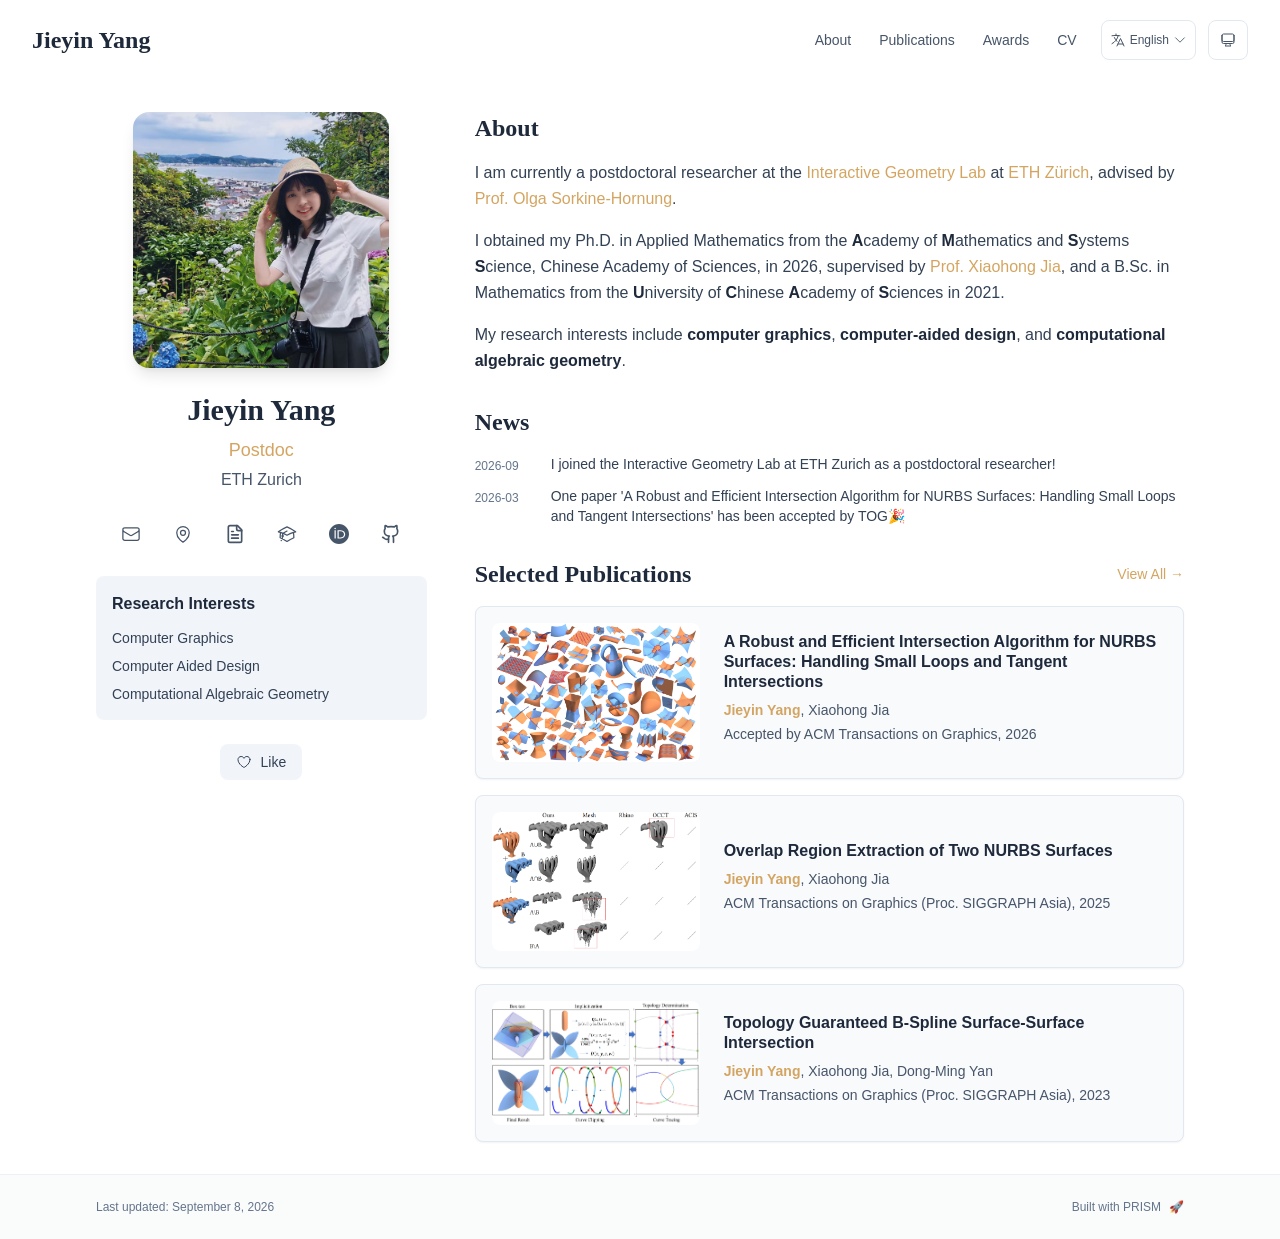
<file: index.html>
<!DOCTYPE html><html lang="en" class="scroll-smooth"><head><meta charSet="utf-8"/><meta name="viewport" content="width=device-width, initial-scale=1"/><link rel="preload" as="image" href="/bio.jpg"/><link rel="stylesheet" href="/_next/static/css/a105463da531fa47.css" data-precedence="next"/><link rel="preload" as="script" fetchPriority="low" href="/_next/static/chunks/webpack-af78f5c2c11af041.js"/><script src="/_next/static/chunks/4bd1b696-70b6d399998de86a.js" async=""></script><script src="/_next/static/chunks/684-5aaa8290a129f299.js" async=""></script><script src="/_next/static/chunks/main-app-98433ea783507eb0.js" async=""></script><script src="/_next/static/chunks/461-a9a5d7b05a71d978.js" async=""></script><script src="/_next/static/chunks/874-6cc630662f3664af.js" async=""></script><script src="/_next/static/chunks/291-e39730cc9327e39b.js" async=""></script><script src="/_next/static/chunks/app/layout-fa8da1b787d8cdd3.js" async=""></script><script src="/_next/static/chunks/178-595a94b9af1e67b5.js" async=""></script><script src="/_next/static/chunks/748-14f86b4fdbc72a17.js" async=""></script><script src="/_next/static/chunks/app/page-303a571b4bf5f659.js" async=""></script><link rel="icon" href="/favicon.svg" type="image/svg+xml"/><link rel="dns-prefetch" href="https://jialeliu.com"/><link rel="preconnect" href="https://jialeliu.com" crossorigin=""/><link rel="preload" as="font" type="font/woff2" href="https://jialeliu.com/fonts/georgiab.woff2" crossorigin=""/><script>
              try {
                const theme = localStorage.getItem('theme-storage');
                const parsed = theme ? JSON.parse(theme) : null;
                const setting = parsed?.state?.theme || 'system';
                const prefersDark = typeof window !== 'undefined' && window.matchMedia && window.matchMedia('(prefers-color-scheme: dark)').matches;
                const effective = setting === 'dark' ? 'dark' : (setting === 'light' ? 'light' : (prefersDark ? 'dark' : 'light'));
                var root = document.documentElement;
                root.classList.add(effective);
                root.setAttribute('data-theme', effective);
              } catch (e) {
                var root = document.documentElement;
                root.classList.add('light');
                root.setAttribute('data-theme', 'light');
              }
            </script><script>
    try {
      const cfg = {"enabled":true,"locales":["zh","en"],"defaultLocale":"en","mode":"auto","fixedLocale":"en","persist":true,"switcher":true,"labels":{"zh":"中文","en":"English"}};
      const storageKey = 'locale-storage';
      const normalize = (value) => typeof value === 'string' ? value.trim().replace('_', '-').toLowerCase() : '';
      const matchLocale = (candidate) => {
        const normalized = normalize(candidate);
        if (!normalized) return null;
        if (cfg.locales.includes(normalized)) return normalized;
        const language = normalized.split('-')[0];
        if (cfg.locales.includes(language)) return language;
        return null;
      };

      let resolved = null;

      if (cfg.persist) {
        resolved = matchLocale(localStorage.getItem(storageKey));
      }

      if (!resolved) {
        if (cfg.mode === 'fixed') {
          resolved = cfg.fixedLocale;
        } else {
          resolved = matchLocale(navigator.language);
        }
      }

      if (!resolved) {
        resolved = cfg.defaultLocale;
      }

      const root = document.documentElement;
      root.lang = resolved;
      root.setAttribute('data-locale', resolved);

      if (cfg.persist) {
        localStorage.setItem(storageKey, resolved);
      }
    } catch (e) {
      const root = document.documentElement;
      root.lang = 'en';
      root.setAttribute('data-locale', 'en');
    }
  </script><title>Jieyin Yang</title><meta name="description" content="Postdoc at Interactive Geometry Lab (IGL), ETH Zurich"/><meta name="author" content="Jieyin Yang"/><meta name="keywords" content="Jieyin Yang,Postdoc,Postdoctoral Researcher,Computer Graphics,Computer-Aided Design,Research,ETH Zurich"/><meta name="creator" content="Jieyin Yang"/><meta name="publisher" content="Jieyin Yang"/><meta property="og:title" content="Jieyin Yang"/><meta property="og:description" content="Postdoc at Interactive Geometry Lab (IGL), ETH Zurich"/><meta property="og:site_name" content="Jieyin Yang&#x27;s Academic Website"/><meta property="og:locale" content="en_US"/><meta property="og:type" content="website"/><meta name="twitter:card" content="summary"/><meta name="twitter:title" content="Jieyin Yang"/><meta name="twitter:description" content="Postdoc at Interactive Geometry Lab (IGL), ETH Zurich"/><link rel="icon" href="/favicon.svg"/><script>document.querySelectorAll('body link[rel="icon"], body link[rel="apple-touch-icon"]').forEach(el => document.head.appendChild(el))</script><script src="/_next/static/chunks/polyfills-42372ed130431b0a.js" noModule=""></script></head><body class="font-sans antialiased"><div style="visibility:hidden"><nav class="fixed top-0 left-0 right-0 z-50" data-headlessui-state=""><div class="transition-all duration-300 ease-out bg-transparent" style="transform:translateY(-100px)"><div class="max-w-7xl mx-auto px-4 sm:px-6 lg:px-8"><div class="flex justify-between items-center h-16 lg:h-20"><div class="flex-shrink-0" tabindex="0"><a class="text-xl lg:text-2xl font-serif font-semibold text-primary hover:text-accent transition-colors duration-200" href="/">Jieyin Yang</a></div><div class="hidden lg:block"><div class="ml-10 flex items-center space-x-3"><div class="relative flex items-baseline space-x-1"><a data-nav-href="/" class="relative px-3 py-2 text-sm font-medium rounded-lg transition-colors duration-150 text-primary" href="/">About</a><a data-nav-href="/publications" class="relative px-3 py-2 text-sm font-medium rounded-lg transition-colors duration-150 text-neutral-600" href="/publications/">Publications</a><a data-nav-href="/awards" class="relative px-3 py-2 text-sm font-medium rounded-lg transition-colors duration-150 text-neutral-600" href="/awards/">Awards</a><a data-nav-href="/cv" class="relative px-3 py-2 text-sm font-medium rounded-lg transition-colors duration-150 text-neutral-600" href="/cv/">CV</a></div><div class="flex items-center justify-center w-14 h-10 rounded-lg border border-neutral-200 dark:border-[rgba(148,163,184,0.24)] bg-background dark:bg-neutral-800"><div class="w-6 h-4 rounded bg-neutral-300 animate-pulse"></div></div><div class="flex items-center justify-center w-10 h-10 rounded-lg border border-neutral-200 dark:border-[rgba(148,163,184,0.24)] bg-background dark:bg-neutral-800"><div class="w-4 h-4 rounded-full bg-neutral-300 animate-pulse"></div></div></div></div><div class="lg:hidden flex items-center space-x-2"><div class="flex items-center justify-center w-14 h-10 rounded-lg border border-neutral-200 dark:border-[rgba(148,163,184,0.24)] bg-background dark:bg-neutral-800"><div class="w-6 h-4 rounded bg-neutral-300 animate-pulse"></div></div><div class="flex items-center justify-center w-10 h-10 rounded-lg border border-neutral-200 dark:border-[rgba(148,163,184,0.24)] bg-background dark:bg-neutral-800"><div class="w-4 h-4 rounded-full bg-neutral-300 animate-pulse"></div></div><button class="inline-flex items-center justify-center p-2 rounded-md text-neutral-600 hover:text-primary hover:bg-neutral-100 dark:hover:bg-neutral-800 focus:outline-none focus:ring-2 focus:ring-inset focus:ring-accent transition-colors duration-200" id="headlessui-disclosure-button-«R7pdb»" type="button" aria-expanded="false" data-headlessui-state=""><span class="sr-only">Open main menu</span><div><svg xmlns="http://www.w3.org/2000/svg" fill="none" viewBox="0 0 24 24" stroke-width="1.5" stroke="currentColor" aria-hidden="true" data-slot="icon" class="block h-6 w-6"><path stroke-linecap="round" stroke-linejoin="round" d="M3.75 6.75h16.5M3.75 12h16.5m-16.5 5.25h16.5"></path></svg></div></button></div></div></div></div></nav><main class="min-h-screen pt-16 lg:pt-20"><div class="max-w-6xl mx-auto px-4 sm:px-6 lg:px-8 py-8 bg-background min-h-screen"><div class="grid grid-cols-1 lg:grid-cols-3 gap-12"><div class="lg:col-span-1"><div class="sticky top-8" style="opacity:0;transform:translateY(20px)"><div class="w-64 h-64 mx-auto mb-6 rounded-2xl overflow-hidden shadow-lg hover:shadow-xl transition-all duration-200 hover:scale-105"><img alt="Jieyin Yang" width="256" height="256" decoding="async" data-nimg="1" class="w-full h-full object-cover object-[32%_center]" style="color:transparent" src="/bio.jpg"/></div><div class="text-center mb-6"><h1 class="text-3xl font-serif font-bold text-primary mb-2">Jieyin Yang</h1><p class="text-lg text-accent font-medium mb-1">Postdoc</p><p class="text-neutral-600 mb-2">ETH Zurich</p></div><div class="flex flex-wrap justify-center gap-3 sm:gap-4 mb-6 relative px-2"><div class="relative"><button class="p-2 sm:p-2 transition-colors duration-200 text-neutral-600 dark:text-neutral-400 hover:text-accent" aria-label="Email"><svg xmlns="http://www.w3.org/2000/svg" fill="none" viewBox="0 0 24 24" stroke-width="1.5" stroke="currentColor" aria-hidden="true" data-slot="icon" class="h-5 w-5"><path stroke-linecap="round" stroke-linejoin="round" d="M21.75 6.75v10.5a2.25 2.25 0 0 1-2.25 2.25h-15a2.25 2.25 0 0 1-2.25-2.25V6.75m19.5 0A2.25 2.25 0 0 0 19.5 4.5h-15a2.25 2.25 0 0 0-2.25 2.25m19.5 0v.243a2.25 2.25 0 0 1-1.07 1.916l-7.5 4.615a2.25 2.25 0 0 1-2.36 0L3.32 8.91a2.25 2.25 0 0 1-1.07-1.916V6.75"></path></svg></button></div><div class="relative"><button class="p-2 sm:p-2 transition-colors duration-200 text-neutral-600 dark:text-neutral-400 hover:text-accent" aria-label="Location"><svg xmlns="http://www.w3.org/2000/svg" fill="none" viewBox="0 0 24 24" stroke-width="1.5" stroke="currentColor" aria-hidden="true" data-slot="icon" class="h-5 w-5"><path stroke-linecap="round" stroke-linejoin="round" d="M15 10.5a3 3 0 1 1-6 0 3 3 0 0 1 6 0Z"></path><path stroke-linecap="round" stroke-linejoin="round" d="M19.5 10.5c0 7.142-7.5 11.25-7.5 11.25S4.5 17.642 4.5 10.5a7.5 7.5 0 1 1 15 0Z"></path></svg></button></div><div class="relative"><button class="p-2 sm:p-2 transition-colors duration-200 text-neutral-600 dark:text-neutral-400 hover:text-accent" aria-label="My CV"><svg xmlns="http://www.w3.org/2000/svg" width="24" height="24" viewBox="0 0 24 24" fill="none" stroke="currentColor" stroke-width="2" stroke-linecap="round" stroke-linejoin="round" class="lucide lucide-file-text h-5 w-5" aria-hidden="true"><path d="M15 2H6a2 2 0 0 0-2 2v16a2 2 0 0 0 2 2h12a2 2 0 0 0 2-2V7Z"></path><path d="M14 2v4a2 2 0 0 0 2 2h4"></path><path d="M10 9H8"></path><path d="M16 13H8"></path><path d="M16 17H8"></path></svg></button></div><a href="https://scholar.google.com" target="_blank" rel="noopener noreferrer" class="p-2 sm:p-2 text-neutral-600 dark:text-neutral-400 hover:text-accent transition-colors duration-200" aria-label="Google Scholar"><svg xmlns="http://www.w3.org/2000/svg" fill="none" viewBox="0 0 24 24" stroke-width="1.5" stroke="currentColor" aria-hidden="true" data-slot="icon" class="h-5 w-5"><path stroke-linecap="round" stroke-linejoin="round" d="M4.26 10.147a60.438 60.438 0 0 0-.491 6.347A48.62 48.62 0 0 1 12 20.904a48.62 48.62 0 0 1 8.232-4.41 60.46 60.46 0 0 0-.491-6.347m-15.482 0a50.636 50.636 0 0 0-2.658-.813A59.906 59.906 0 0 1 12 3.493a59.903 59.903 0 0 1 10.399 5.84c-.896.248-1.783.52-2.658.814m-15.482 0A50.717 50.717 0 0 1 12 13.489a50.702 50.702 0 0 1 7.74-3.342M6.75 15a.75.75 0 1 0 0-1.5.75.75 0 0 0 0 1.5Zm0 0v-3.675A55.378 55.378 0 0 1 12 8.443m-7.007 11.55A5.981 5.981 0 0 0 6.75 15.75v-1.5"></path></svg></a><a href="https://orcid.org/0009-0008-7882-0750" target="_blank" rel="noopener noreferrer" class="p-2 sm:p-2 text-neutral-600 dark:text-neutral-400 hover:text-accent transition-colors duration-200" aria-label="ORCID"><svg viewBox="0 0 24 24" fill="currentColor" class="h-5 w-5" xmlns="http://www.w3.org/2000/svg"><path d="M12 0C5.372 0 0 5.372 0 12s5.372 12 12 12 12-5.372 12-12S18.628 0 12 0zM7.369 4.378c.525 0 .947.431.947.947s-.422.947-.947.947a.95.95 0 0 1-.947-.947c0-.525.422-.947.947-.947zm-.722 3.038h1.444v10.041H6.647V7.416zm3.562 0h3.9c3.712 0 5.344 2.653 5.344 5.025 0 2.578-2.016 5.025-5.325 5.025h-3.919V7.416zm1.444 1.303v7.444h2.297c3.272 0 4.022-2.484 4.022-3.722 0-2.016-1.284-3.722-4.097-3.722h-2.222z"></path></svg></a><a href="https://github.com" target="_blank" rel="noopener noreferrer" class="p-2 sm:p-2 text-neutral-600 dark:text-neutral-400 hover:text-accent transition-colors duration-200" aria-label="GitHub"><svg xmlns="http://www.w3.org/2000/svg" width="24" height="24" viewBox="0 0 24 24" fill="none" stroke="currentColor" stroke-width="2" stroke-linecap="round" stroke-linejoin="round" class="lucide lucide-github h-5 w-5" aria-hidden="true"><path d="M15 22v-4a4.8 4.8 0 0 0-1-3.5c3 0 6-2 6-5.5.08-1.25-.27-2.48-1-3.5.28-1.15.28-2.35 0-3.5 0 0-1 0-3 1.5-2.64-.5-5.36-.5-8 0C6 2 5 2 5 2c-.3 1.15-.3 2.35 0 3.5A5.403 5.403 0 0 0 4 9c0 3.5 3 5.5 6 5.5-.39.49-.68 1.05-.85 1.65-.17.6-.22 1.23-.15 1.85v4"></path><path d="M9 18c-4.51 2-5-2-7-2"></path></svg></a></div><div class="bg-neutral-100 dark:bg-neutral-800 rounded-lg p-4 mb-6 hover:shadow-lg transition-all duration-200 hover:scale-[1.02]"><h3 class="font-semibold text-primary mb-3">Research Interests</h3><div class="space-y-2 text-sm text-neutral-700 dark:text-neutral-500"><div>Computer Graphics</div><div>Computer Aided Design</div><div>Computational Algebraic Geometry</div></div></div><div class="flex justify-center"><div class="relative"><button class="flex items-center space-x-2 px-4 py-2 rounded-lg font-medium text-sm transition-all duration-200 bg-neutral-100 dark:bg-neutral-800 text-neutral-700 dark:text-neutral-500 hover:bg-red-50 dark:hover:bg-red-900/20 hover:text-red-600 dark:hover:text-red-400 cursor-pointer" tabindex="0"><svg xmlns="http://www.w3.org/2000/svg" fill="none" viewBox="0 0 24 24" stroke-width="1.5" stroke="currentColor" aria-hidden="true" data-slot="icon" class="h-4 w-4"><path stroke-linecap="round" stroke-linejoin="round" d="M21 8.25c0-2.485-2.099-4.5-4.688-4.5-1.935 0-3.597 1.126-4.312 2.733-.715-1.607-2.377-2.733-4.313-2.733C5.1 3.75 3 5.765 3 8.25c0 7.22 9 12 9 12s9-4.78 9-12Z"></path></svg><span>Like</span></button></div></div></div></div><div class="lg:col-span-2 space-y-8"><section id="about" class="scroll-mt-24 space-y-8"><section style="opacity:0;transform:translateY(20px)"><h2 class="text-2xl font-serif font-bold text-primary mb-4">About</h2><div class="text-neutral-700 dark:text-neutral-600 leading-relaxed"><p class="mb-4 last:mb-0">I am currently a postdoctoral researcher at the <a href="https://igl.ethz.ch/people/" node="[object Object]" target="_blank" rel="noopener noreferrer" class="text-accent font-medium transition-all duration-200 rounded hover:bg-accent/10 hover:shadow-sm">Interactive Geometry Lab</a> at <a href="https://ethz.ch/en.html" node="[object Object]" target="_blank" rel="noopener noreferrer" class="text-accent font-medium transition-all duration-200 rounded hover:bg-accent/10 hover:shadow-sm">ETH Zürich</a>, advised by <a href="https://igl.ethz.ch/people/sorkine/" node="[object Object]" target="_blank" rel="noopener noreferrer" class="text-accent font-medium transition-all duration-200 rounded hover:bg-accent/10 hover:shadow-sm">Prof. Olga Sorkine-Hornung</a>.</p>
<p class="mb-4 last:mb-0">I obtained my Ph.D. in Applied Mathematics from the <strong class="font-semibold text-primary">A</strong>cademy of <strong class="font-semibold text-primary">M</strong>athematics and <strong class="font-semibold text-primary">S</strong>ystems <strong class="font-semibold text-primary">S</strong>cience, Chinese Academy of Sciences, in 2026, supervised by <a href="http://www.mmrc.iss.ac.cn/~xhjia/" node="[object Object]" target="_blank" rel="noopener noreferrer" class="text-accent font-medium transition-all duration-200 rounded hover:bg-accent/10 hover:shadow-sm">Prof. Xiaohong Jia</a>, and a B.Sc. in Mathematics from the <strong class="font-semibold text-primary">U</strong>niversity of <strong class="font-semibold text-primary">C</strong>hinese <strong class="font-semibold text-primary">A</strong>cademy of <strong class="font-semibold text-primary">S</strong>ciences in 2021.</p>
<p class="mb-4 last:mb-0">My research interests include <strong class="font-semibold text-primary">computer graphics</strong>, <strong class="font-semibold text-primary">computer-aided design</strong>, and <strong class="font-semibold text-primary">computational algebraic geometry</strong>.</p></div></section><section style="opacity:0;transform:translateY(20px)"><h2 class="text-2xl font-serif font-bold text-primary mb-4">News</h2><div class="space-y-3"><div class="flex items-start space-x-3"><span class="text-xs text-neutral-500 mt-1 w-16 flex-shrink-0">2026-09</span><p class="text-sm text-neutral-700">I joined the Interactive Geometry Lab at ETH Zurich as a postdoctoral researcher!</p></div><div class="flex items-start space-x-3"><span class="text-xs text-neutral-500 mt-1 w-16 flex-shrink-0">2026-03</span><p class="text-sm text-neutral-700">One paper &#x27;A Robust and Efficient Intersection Algorithm for NURBS Surfaces: Handling Small Loops and Tangent Intersections&#x27; has been accepted by TOG🎉</p></div></div></section><section style="opacity:0;transform:translateY(20px)"><div class="flex items-center justify-between mb-4"><h2 class="text-2xl font-serif font-bold text-primary">Selected Publications</h2><a class="text-accent hover:text-accent-dark text-sm font-medium transition-all duration-200 rounded hover:bg-accent/10 hover:shadow-sm" href="/publications/">View All<!-- --> →</a></div><div class="space-y-4"><div class="bg-neutral-50 dark:bg-neutral-800 p-4 rounded-lg shadow-sm border border-neutral-200 dark:border-[rgba(148,163,184,0.24)] hover:shadow-lg transition-all duration-200 hover:scale-[1.02] flex flex-col md:flex-row md:items-center md:justify-between gap-4 md:gap-6" style="opacity:0;transform:translateY(20px)"><div class="w-full md:w-52 md:shrink-0"><div class="rounded-lg overflow-hidden bg-neutral-100 dark:bg-neutral-800"><img alt="A Robust and Efficient Intersection Algorithm for NURBS Surfaces: Handling Small Loops and Tangent Intersections" loading="lazy" width="800" height="500" decoding="async" data-nimg="1" class="w-full h-auto block" style="color:transparent" src="/papers/TOG26.jpg"/></div></div><div class="flex-grow min-w-0"><h3 class="font-semibold text-primary mb-2 leading-tight">A Robust and Efficient Intersection Algorithm for NURBS Surfaces: Handling Small Loops and Tangent Intersections</h3><p class="text-sm text-neutral-600 dark:text-neutral-500 mb-1"><span><span class="font-semibold text-accent ">Jieyin Yang</span>, </span><span><span class=" ">Xiaohong Jia</span></span></p><p class="text-sm text-neutral-600 dark:text-neutral-500 mb-2">Accepted by <!-- -->ACM Transactions on Graphics, 2026</p></div></div><div class="bg-neutral-50 dark:bg-neutral-800 p-4 rounded-lg shadow-sm border border-neutral-200 dark:border-[rgba(148,163,184,0.24)] hover:shadow-lg transition-all duration-200 hover:scale-[1.02] flex flex-col md:flex-row md:items-center md:justify-between gap-4 md:gap-6" style="opacity:0;transform:translateY(20px)"><div class="w-full md:w-52 md:shrink-0"><div class="rounded-lg overflow-hidden bg-neutral-100 dark:bg-neutral-800"><img alt="Overlap Region Extraction of Two NURBS Surfaces" loading="lazy" width="800" height="500" decoding="async" data-nimg="1" class="w-full h-auto block" style="color:transparent" src="/papers/SIGA25.jpg"/></div></div><div class="flex-grow min-w-0"><h3 class="font-semibold text-primary mb-2 leading-tight"><a href="https://doi.org/10.1145/3763308" target="_blank" rel="noopener noreferrer" class="text-primary hover:text-accent hover:underline underline-offset-4 transition-colors duration-200">Overlap Region Extraction of Two NURBS Surfaces</a></h3><p class="text-sm text-neutral-600 dark:text-neutral-500 mb-1"><span><span class="font-semibold text-accent ">Jieyin Yang</span>, </span><span><span class=" ">Xiaohong Jia</span></span></p><p class="text-sm text-neutral-600 dark:text-neutral-500 mb-2">ACM Transactions on Graphics (Proc. SIGGRAPH Asia), 2025</p></div></div><div class="bg-neutral-50 dark:bg-neutral-800 p-4 rounded-lg shadow-sm border border-neutral-200 dark:border-[rgba(148,163,184,0.24)] hover:shadow-lg transition-all duration-200 hover:scale-[1.02] flex flex-col md:flex-row md:items-center md:justify-between gap-4 md:gap-6" style="opacity:0;transform:translateY(20px)"><div class="w-full md:w-52 md:shrink-0"><div class="rounded-lg overflow-hidden bg-neutral-100 dark:bg-neutral-800"><img alt="Topology Guaranteed B-Spline Surface-Surface Intersection" loading="lazy" width="800" height="500" decoding="async" data-nimg="1" class="w-full h-auto block" style="color:transparent" src="/papers/SIGA23.jpg"/></div></div><div class="flex-grow min-w-0"><h3 class="font-semibold text-primary mb-2 leading-tight"><a href="https://doi.org/10.1145/3618349" target="_blank" rel="noopener noreferrer" class="text-primary hover:text-accent hover:underline underline-offset-4 transition-colors duration-200">Topology Guaranteed B-Spline Surface-Surface Intersection</a></h3><p class="text-sm text-neutral-600 dark:text-neutral-500 mb-1"><span><span class="font-semibold text-accent ">Jieyin Yang</span>, </span><span><span class=" ">Xiaohong Jia</span>, </span><span><span class=" ">Dong-Ming Yan</span></span></p><p class="text-sm text-neutral-600 dark:text-neutral-500 mb-2">ACM Transactions on Graphics (Proc. SIGGRAPH Asia), 2023</p></div></div></div></section></section></div></div></div><!--$--><!--/$--><!--$--><!--/$--></main><footer class="border-t border-neutral-200/50 bg-neutral-50/50 dark:bg-neutral-900/50 dark:border-neutral-700/50"><div class="max-w-6xl mx-auto px-4 sm:px-6 lg:px-8 py-6"><div class="flex flex-col sm:flex-row justify-between items-center gap-2"><p class="text-xs text-neutral-500">Last updated<!-- -->: <!-- -->September 8, 2026</p><p class="text-xs text-neutral-500 flex items-center"><a href="https://github.com/xyjoey/PRISM" target="_blank" rel="noopener noreferrer">Built with PRISM</a><span class="ml-2">🚀</span></p></div></div></footer></div><script src="/_next/static/chunks/webpack-af78f5c2c11af041.js" async=""></script><script>(self.__next_f=self.__next_f||[]).push([0])</script><script>self.__next_f.push([1,"1:\"$Sreact.fragment\"\n3:I[3719,[\"461\",\"static/chunks/461-a9a5d7b05a71d978.js\",\"874\",\"static/chunks/874-6cc630662f3664af.js\",\"291\",\"static/chunks/291-e39730cc9327e39b.js\",\"177\",\"static/chunks/app/layout-fa8da1b787d8cdd3.js\"],\"ThemeProvider\"]\n4:I[310,[\"461\",\"static/chunks/461-a9a5d7b05a71d978.js\",\"874\",\"static/chunks/874-6cc630662f3664af.js\",\"291\",\"static/chunks/291-e39730cc9327e39b.js\",\"177\",\"static/chunks/app/layout-fa8da1b787d8cdd3.js\"],\"LocaleProvider\"]\n5:I[4574,[\"461\",\"static/chunks/461-a9a5d7b05a71d978.js\",\"874\",\"static/chunks/874-6cc630662f3664af.js\",\"291\",\"static/chunks/291-e39730cc9327e39b.js\",\"177\",\"static/chunks/app/layout-fa8da1b787d8cdd3.js\"],\"default\"]\n6:I[7555,[],\"\"]\n7:I[1295,[],\"\"]\n8:I[2548,[\"461\",\"static/chunks/461-a9a5d7b05a71d978.js\",\"874\",\"static/chunks/874-6cc630662f3664af.js\",\"291\",\"static/chunks/291-e39730cc9327e39b.js\",\"177\",\"static/chunks/app/layout-fa8da1b787d8cdd3.js\"],\"default\"]\n9:I[7864,[\"461\",\"static/chunks/461-a9a5d7b05a71d978.js\",\"178\",\"static/chunks/178-595a94b9af1e67b5.js\",\"874\",\"static/chunks/874-6cc630662f3664af.js\",\"748\",\"static/chunks/748-14f86b4fdbc72a17.js\",\"974\",\"static/chunks/app/page-303a571b4bf5f659.js\"],\"default\"]\na:I[9665,[],\"MetadataBoundary\"]\nc:I[9665,[],\"OutletBoundary\"]\nf:I[4911,[],\"AsyncMetadataOutlet\"]\n11:I[9665,[],\"ViewportBoundary\"]\n13:I[6614,[],\"\"]\n:HL[\"/_next/static/css/a105463da531fa47.css\",\"style\"]\n2:T590,\n    try {\n      const cfg = {\"enabled\":true,\"locales\":[\"zh\",\"en\"],\"defaultLocale\":\"en\",\"mode\":\"auto\",\"fixedLocale\":\"en\",\"persist\":true,\"switcher\":true,\"labels\":{\"zh\":\"中文\",\"en\":\"English\"}};\n      const storageKey = 'locale-storage';\n      const normalize = (value) =\u003e typeof value === 'string' ? value.trim().replace('_', '-').toLowerCase() : '';\n      const matchLocale = (candidate) =\u003e {\n        const normalized = normalize(candidate);\n        if (!normalized) return null;\n        if (cfg.locales.includes(normalized)) return normalized;\n        const language = normalized.split('-')[0];\n        if (cfg.locales.includes(language)) return language;\n        "])</script><script>self.__next_f.push([1,"return null;\n      };\n\n      let resolved = null;\n\n      if (cfg.persist) {\n        resolved = matchLocale(localStorage.getItem(storageKey));\n      }\n\n      if (!resolved) {\n        if (cfg.mode === 'fixed') {\n          resolved = cfg.fixedLocale;\n        } else {\n          resolved = matchLocale(navigator.language);\n        }\n      }\n\n      if (!resolved) {\n        resolved = cfg.defaultLocale;\n      }\n\n      const root = document.documentElement;\n      root.lang = resolved;\n      root.setAttribute('data-locale', resolved);\n\n      if (cfg.persist) {\n        localStorage.setItem(storageKey, resolved);\n      }\n    } catch (e) {\n      const root = document.documentElement;\n      root.lang = 'en';\n      root.setAttribute('data-locale', 'en');\n    }\n  "])</script><script>self.__next_f.push([1,"0:{\"P\":null,\"b\":\"ElczMSuQpnkO0IZqj1v9i\",\"p\":\"\",\"c\":[\"\",\"\"],\"i\":false,\"f\":[[[\"\",{\"children\":[\"__PAGE__\",{}]},\"$undefined\",\"$undefined\",true],[\"\",[\"$\",\"$1\",\"c\",{\"children\":[[[\"$\",\"link\",\"0\",{\"rel\":\"stylesheet\",\"href\":\"/_next/static/css/a105463da531fa47.css\",\"precedence\":\"next\",\"crossOrigin\":\"$undefined\",\"nonce\":\"$undefined\"}]],[\"$\",\"html\",null,{\"lang\":\"en\",\"className\":\"scroll-smooth\",\"suppressHydrationWarning\":true,\"children\":[[\"$\",\"head\",null,{\"children\":[[\"$\",\"link\",null,{\"rel\":\"icon\",\"href\":\"/favicon.svg\",\"type\":\"image/svg+xml\"}],[\"$\",\"link\",null,{\"rel\":\"dns-prefetch\",\"href\":\"https://jialeliu.com\"}],[\"$\",\"link\",null,{\"rel\":\"preconnect\",\"href\":\"https://jialeliu.com\",\"crossOrigin\":\"\"}],[\"$\",\"link\",null,{\"rel\":\"preload\",\"as\":\"font\",\"type\":\"font/woff2\",\"href\":\"https://jialeliu.com/fonts/georgiab.woff2\",\"crossOrigin\":\"\"}],[\"$\",\"script\",null,{\"dangerouslySetInnerHTML\":{\"__html\":\"\\n              try {\\n                const theme = localStorage.getItem('theme-storage');\\n                const parsed = theme ? JSON.parse(theme) : null;\\n                const setting = parsed?.state?.theme || 'system';\\n                const prefersDark = typeof window !== 'undefined' \u0026\u0026 window.matchMedia \u0026\u0026 window.matchMedia('(prefers-color-scheme: dark)').matches;\\n                const effective = setting === 'dark' ? 'dark' : (setting === 'light' ? 'light' : (prefersDark ? 'dark' : 'light'));\\n                var root = document.documentElement;\\n                root.classList.add(effective);\\n                root.setAttribute('data-theme', effective);\\n              } catch (e) {\\n                var root = document.documentElement;\\n                root.classList.add('light');\\n                root.setAttribute('data-theme', 'light');\\n              }\\n            \"}}],[\"$\",\"script\",null,{\"dangerouslySetInnerHTML\":{\"__html\":\"$2\"}}]]}],[\"$\",\"body\",null,{\"className\":\"font-sans antialiased\",\"children\":[\"$\",\"$L3\",null,{\"children\":[\"$\",\"$L4\",null,{\"config\":{\"enabled\":true,\"locales\":[\"zh\",\"en\"],\"defaultLocale\":\"en\",\"mode\":\"auto\",\"fixedLocale\":\"en\",\"persist\":true,\"switcher\":true,\"labels\":{\"zh\":\"中文\",\"en\":\"English\"}},\"children\":[[\"$\",\"$L5\",null,{\"items\":[{\"title\":\"About\",\"type\":\"page\",\"target\":\"about\",\"href\":\"/\"},{\"title\":\"Publications\",\"type\":\"page\",\"target\":\"publications\",\"href\":\"/publications\"},{\"title\":\"Awards\",\"type\":\"page\",\"target\":\"awards\",\"href\":\"/awards\"},{\"title\":\"CV\",\"type\":\"page\",\"target\":\"cv\",\"href\":\"/cv\"}],\"siteTitle\":\"Jieyin Yang\",\"enableOnePageMode\":false,\"i18n\":\"$0:f:0:1:1:props:children:1:props:children:1:props:children:props:children:props:config\",\"itemsByLocale\":{\"zh\":[{\"title\":\"关于我\",\"type\":\"page\",\"target\":\"about\",\"href\":\"/\"},{\"title\":\"论文\",\"type\":\"page\",\"target\":\"publications\",\"href\":\"/publications\"},{\"title\":\"奖项\",\"type\":\"page\",\"target\":\"awards\",\"href\":\"/awards\"},{\"title\":\"简历\",\"type\":\"page\",\"target\":\"cv\",\"href\":\"/cv\"}],\"en\":[{\"title\":\"About\",\"type\":\"page\",\"target\":\"about\",\"href\":\"/\"},{\"title\":\"Publications\",\"type\":\"page\",\"target\":\"publications\",\"href\":\"/publications\"},{\"title\":\"Awards\",\"type\":\"page\",\"target\":\"awards\",\"href\":\"/awards\"},{\"title\":\"CV\",\"type\":\"page\",\"target\":\"cv\",\"href\":\"/cv\"}]},\"siteTitleByLocale\":{\"zh\":\"杨婕吟\",\"en\":\"Jieyin Yang\"}}],[\"$\",\"main\",null,{\"className\":\"min-h-screen pt-16 lg:pt-20\",\"children\":[\"$\",\"$L6\",null,{\"parallelRouterKey\":\"children\",\"error\":\"$undefined\",\"errorStyles\":\"$undefined\",\"errorScripts\":\"$undefined\",\"template\":[\"$\",\"$L7\",null,{}],\"templateStyles\":\"$undefined\",\"templateScripts\":\"$undefined\",\"notFound\":[[[\"$\",\"title\",null,{\"children\":\"404: This page could not be found.\"}],[\"$\",\"div\",null,{\"style\":{\"fontFamily\":\"system-ui,\\\"Segoe UI\\\",Roboto,Helvetica,Arial,sans-serif,\\\"Apple Color Emoji\\\",\\\"Segoe UI Emoji\\\"\",\"height\":\"100vh\",\"textAlign\":\"center\",\"display\":\"flex\",\"flexDirection\":\"column\",\"alignItems\":\"center\",\"justifyContent\":\"center\"},\"children\":[\"$\",\"div\",null,{\"children\":[[\"$\",\"style\",null,{\"dangerouslySetInnerHTML\":{\"__html\":\"body{color:#000;background:#fff;margin:0}.next-error-h1{border-right:1px solid rgba(0,0,0,.3)}@media (prefers-color-scheme:dark){body{color:#fff;background:#000}.next-error-h1{border-right:1px solid rgba(255,255,255,.3)}}\"}}],[\"$\",\"h1\",null,{\"className\":\"next-error-h1\",\"style\":{\"display\":\"inline-block\",\"margin\":\"0 20px 0 0\",\"padding\":\"0 23px 0 0\",\"fontSize\":24,\"fontWeight\":500,\"verticalAlign\":\"top\",\"lineHeight\":\"49px\"},\"children\":404}],[\"$\",\"div\",null,{\"style\":{\"display\":\"inline-block\"},\"children\":[\"$\",\"h2\",null,{\"style\":{\"fontSize\":14,\"fontWeight\":400,\"lineHeight\":\"49px\",\"margin\":0},\"children\":\"This page could not be found.\"}]}]]}]}]],[]],\"forbidden\":\"$undefined\",\"unauthorized\":\"$undefined\"}]}],[\"$\",\"$L8\",null,{\"lastUpdated\":\"September 8, 2026\",\"lastUpdatedByLocale\":{\"zh\":\"2026年09月08日\",\"en\":\"September 8, 2026\"},\"defaultLocale\":\"en\"}]]}]}]}]]}]]}],{\"children\":[\"__PAGE__\",[\"$\",\"$1\",\"c\",{\"children\":[[\"$\",\"$L9\",null,{\"dataByLocale\":{\"zh\":{\"author\":{\"name\":\"杨婕吟\",\"title\":\"博士后\",\"institution\":\"苏黎世联邦理工学院\",\"avatar\":\"/bio.jpg\"},\"social\":{\"email\":\"jieyin.yang@inf.ethz.ch\",\"location\":\"苏黎世，瑞士\",\"location_url\":\"https://maps.google.com/?q=ETH+Zurich+CNB\",\"location_details\":[\"ETH Zurich, Department of Computer Science,\",\"Interactive Geometry Lab, CNB G 108,\",\"Universitaetstrasse 6,\",\"8092 Zurich, Switzerland\"],\"cv_name\":\"/my_cv/CV_ch.pdf\",\"google_scholar\":\"https://scholar.google.com\",\"orcid\":\"https://orcid.org/0009-0008-7882-0750\",\"github\":\"https://github.com\"},\"features\":{\"enable_likes\":true,\"enable_one_page_mode\":false},\"enableOnePageMode\":false,\"researchInterests\":[\"计算机图形学\",\"计算机辅助设计\",\"计算代数几何\"],\"pagesToShow\":[{\"type\":\"about\",\"id\":\"about\",\"sections\":[{\"id\":\"about\",\"type\":\"markdown\",\"source\":\"bio.md\",\"title\":\"关于我\",\"content\":\"我目前在苏黎世联邦理工学院（ETH Zürich）的[交互几何实验室（Interactive Geometry Lab）](https://igl.ethz.ch/people/)从事博士后研究，合作导师为 [Olga Sorkine-Hornung 教授](https://igl.ethz.ch/people/sorkine/)。\\r\\n\\r\\n此前，我于2026年获得中国科学院数学与系统科学研究院应用数学博士学位，导师为[贾晓红研究员](http://www.mmrc.iss.ac.cn/~xhjia/)；于2021年获得中国科学院大学数学学士学位。\\r\\n\\r\\n我的研究方向包括**计算机图形学**、**计算机辅助设计**和**计算代数几何**。\"},{\"id\":\"news\",\"type\":\"list\",\"title\":\"动态\",\"source\":\"news.toml\",\"items\":[{\"date\":\"2026-09\",\"content\":\"我加入苏黎世联邦理工学院交互几何实验室，开展博士后研究。\"},{\"date\":\"2026-03\",\"content\":\"我们的工作 'A Robust and Efficient Intersection Algorithm for NURBS Surfaces: Handling Small Loops and Tangent Intersections' 被 TOG 接收 🎉\"}]},{\"id\":\"featured_publications\",\"type\":\"publications\",\"title\":\"精选论文\",\"filter\":\"selected\",\"limit\":5,\"publications\":[{\"id\":\"yang2026robust\",\"title\":\"A Robust and Efficient Intersection Algorithm for NURBS Surfaces: Handling Small Loops and Tangent Intersections\",\"authors\":[{\"name\":\"Jieyin Yang\",\"isHighlighted\":true,\"isCorresponding\":false,\"isCoAuthor\":false},{\"name\":\"Xiaohong Jia\",\"isHighlighted\":false,\"isCorresponding\":false,\"isCoAuthor\":false}],\"year\":2026,\"type\":\"journal\",\"status\":\"published\",\"tags\":[],\"keywords\":\"$0:f:0:1:2:children:1:props:children:0:props:dataByLocale:zh:pagesToShow:0:sections:2:publications:0:tags\",\"researchArea\":\"machine-learning\",\"journal\":\"ACM Transactions on Graphics\",\"conference\":\"\",\"abstract\":\"\",\"description\":\"\",\"selected\":true,\"accepted\":true,\"preview\":\"TOG26.jpg\",\"bibtex\":\"@article{yang2026robust,\\n  title = {A Robust and Efficient Intersection Algorithm for NURBS Surfaces: Handling Small Loops and Tangent Intersections},\\n  author = {Jieyin Yang and Xiaohong Jia},\\n  journal = {ACM Transactions on Graphics},\\n  year = {2026}\\n}\"},{\"id\":\"yang2025overlap\",\"title\":\"Overlap Region Extraction of Two NURBS Surfaces\",\"authors\":[{\"name\":\"Jieyin Yang\",\"isHighlighted\":true,\"isCorresponding\":false,\"isCoAuthor\":false},{\"name\":\"Xiaohong Jia\",\"isHighlighted\":false,\"isCorresponding\":false,\"isCoAuthor\":false}],\"year\":2025,\"type\":\"journal\",\"status\":\"published\",\"tags\":[],\"keywords\":\"$0:f:0:1:2:children:1:props:children:0:props:dataByLocale:zh:pagesToShow:0:sections:2:publications:1:tags\",\"researchArea\":\"machine-learning\",\"journal\":\"ACM Transactions on Graphics (Proc. SIGGRAPH Asia)\",\"conference\":\"\",\"doi\":\"https://doi.org/10.1145/3763308\",\"abstract\":\"\",\"description\":\"\",\"selected\":true,\"accepted\":false,\"preview\":\"SIGA25.jpg\",\"bibtex\":\"@article{yang2025overlap,\\n  title = {Overlap Region Extraction of Two NURBS Surfaces},\\n  author = {Jieyin Yang and Xiaohong Jia},\\n  journal = {ACM Transactions on Graphics (Proc. SIGGRAPH Asia)},\\n  year = {2025},\\n  doi = {https://doi.org/10.1145/3763308}\\n}\"},{\"id\":\"yang2023b_spline\",\"title\":\"Topology Guaranteed B-Spline Surface-Surface Intersection\",\"authors\":[{\"name\":\"Jieyin Yang\",\"isHighlighted\":true,\"isCorresponding\":false,\"isCoAuthor\":false},{\"name\":\"Xiaohong Jia\",\"isHighlighted\":false,\"isCorresponding\":false,\"isCoAuthor\":false},{\"name\":\"Dong-Ming Yan\",\"isHighlighted\":false,\"isCorresponding\":false,\"isCoAuthor\":false}],\"year\":2023,\"type\":\"journal\",\"status\":\"published\",\"tags\":[],\"keywords\":\"$0:f:0:1:2:children:1:props:children:0:props:dataByLocale:zh:pagesToShow:0:sections:2:publications:2:tags\",\"researchArea\":\"machine-learning\",\"journal\":\"ACM Transactions on Graphics (Proc. SIGGRAPH Asia)\",\"conference\":\"\",\"doi\":\"https://doi.org/10.1145/3618349\",\"abstract\":\"\",\"description\":\"\",\"selected\":true,\"accepted\":false,\"preview\":\"SIGA23.jpg\",\"bibtex\":\"@article{yang2023b_spline,\\n  title = {Topology Guaranteed B-Spline Surface-Surface Intersection},\\n  author = {Jieyin Yang and Xiaohong Jia and Dong-Ming Yan},\\n  journal = {ACM Transactions on Graphics (Proc. SIGGRAPH Asia)},\\n  year = {2023},\\n  doi = {https://doi.org/10.1145/3618349}\\n}\"}]}]}]},\"en\":{\"author\":{\"name\":\"Jieyin Yang\",\"title\":\"Postdoc\",\"institution\":\"ETH Zurich\",\"avatar\":\"/bio.jpg\"},\"social\":{\"email\":\"jieyin.yang@inf.ethz.ch\",\"location\":\"Zurich, Switzerland\",\"location_url\":\"https://maps.google.com/?q=ETH+Zurich+CNB\",\"location_details\":[\"ETH Zurich, Department of Computer Science,\",\"Interactive Geometry Lab, CNB G 108,\",\"Universitaetstrasse 6,\",\"8092 Zurich, Switzerland\"],\"cv_name\":\"/my_cv/CV_en.pdf\",\"google_scholar\":\"https://scholar.google.com\",\"orcid\":\"https://orcid.org/0009-0008-7882-0750\",\"github\":\"https://github.com\"},\"features\":{\"enable_likes\":true,\"enable_one_page_mode\":false},\"enableOnePageMode\":false,\"researchInterests\":[\"Computer Graphics\",\"Computer Aided Design\",\"Computational Algebraic Geometry\"],\"pagesToShow\":[{\"type\":\"about\",\"id\":\"about\",\"sections\":[{\"id\":\"about\",\"type\":\"markdown\",\"source\":\"bio.md\",\"title\":\"About\",\"content\":\"I am currently a postdoctoral researcher at the [Interactive Geometry Lab](https://igl.ethz.ch/people/) at [ETH Zürich](https://ethz.ch/en.html), advised by [Prof. Olga Sorkine-Hornung](https://igl.ethz.ch/people/sorkine/).\\r\\n\\r\\nI obtained my Ph.D. in Applied Mathematics from the **A**cademy of **M**athematics and **S**ystems **S**cience, Chinese Academy of Sciences, in 2026, supervised by [Prof. Xiaohong Jia](http://www.mmrc.iss.ac.cn/~xhjia/), and a B.Sc. in Mathematics from the **U**niversity of **C**hinese **A**cademy of **S**ciences in 2021.\\r\\n\\r\\nMy research interests include **computer graphics**, **computer-aided design**, and **computational algebraic geometry**.\\r\\n\\r\\n\"},{\"id\":\"news\",\"type\":\"list\",\"title\":\"News\",\"source\":\"news.toml\",\"items\":[{\"date\":\"2026-09\",\"content\":\"I joined the Interactive Geometry Lab at ETH Zurich as a postdoctoral researcher!\"},{\"date\":\"2026-03\",\"content\":\"One paper 'A Robust and Efficient Intersection Algorithm for NURBS Surfaces: Handling Small Loops and Tangent Intersections' has been accepted by TOG🎉\"}]},{\"id\":\"featured_publications\",\"type\":\"publications\",\"title\":\"Selected Publications\",\"filter\":\"selected\",\"limit\":5,\"publications\":[{\"id\":\"yang2026robust\",\"title\":\"A Robust and Efficient Intersection Algorithm for NURBS Surfaces: Handling Small Loops and Tangent Intersections\",\"authors\":[{\"name\":\"Jieyin Yang\",\"isHighlighted\":true,\"isCorresponding\":false,\"isCoAuthor\":false},{\"name\":\"Xiaohong Jia\",\"isHighlighted\":false,\"isCorresponding\":false,\"isCoAuthor\":false}],\"year\":2026,\"type\":\"journal\",\"status\":\"published\",\"tags\":[],\"keywords\":\"$0:f:0:1:2:children:1:props:children:0:props:dataByLocale:en:pagesToShow:0:sections:2:publications:0:tags\",\"researchArea\":\"machine-learning\",\"journal\":\"ACM Transactions on Graphics\",\"conference\":\"\",\"abstract\":\"\",\"description\":\"\",\"selected\":true,\"accepted\":true,\"preview\":\"TOG26.jpg\",\"bibtex\":\"@article{yang2026robust,\\n  title = {A Robust and Efficient Intersection Algorithm for NURBS Surfaces: Handling Small Loops and Tangent Intersections},\\n  author = {Jieyin Yang and Xiaohong Jia},\\n  journal = {ACM Transactions on Graphics},\\n  year = {2026}\\n}\"},{\"id\":\"yang2025overlap\",\"title\":\"Overlap Region Extraction of Two NURBS Surfaces\",\"authors\":[{\"name\":\"Jieyin Yang\",\"isHighlighted\":true,\"isCorresponding\":false,\"isCoAuthor\":false},{\"name\":\"Xiaohong Jia\",\"isHighlighted\":false,\"isCorresponding\":false,\"isCoAuthor\":false}],\"year\":2025,\"type\":\"journal\",\"status\":\"published\",\"tags\":[],\"keywords\":\"$0:f:0:1:2:children:1:props:children:0:props:dataByLocale:en:pagesToShow:0:sections:2:publications:1:tags\",\"researchArea\":\"machine-learning\",\"journal\":\"ACM Transactions on Graphics (Proc. SIGGRAPH Asia)\",\"conference\":\"\",\"doi\":\"https://doi.org/10.1145/3763308\",\"abstract\":\"\",\"description\":\"\",\"selected\":true,\"accepted\":false,\"preview\":\"SIGA25.jpg\",\"bibtex\":\"@article{yang2025overlap,\\n  title = {Overlap Region Extraction of Two NURBS Surfaces},\\n  author = {Jieyin Yang and Xiaohong Jia},\\n  journal = {ACM Transactions on Graphics (Proc. SIGGRAPH Asia)},\\n  year = {2025},\\n  doi = {https://doi.org/10.1145/3763308}\\n}\"},{\"id\":\"yang2023b_spline\",\"title\":\"Topology Guaranteed B-Spline Surface-Surface Intersection\",\"authors\":[{\"name\":\"Jieyin Yang\",\"isHighlighted\":true,\"isCorresponding\":false,\"isCoAuthor\":false},{\"name\":\"Xiaohong Jia\",\"isHighlighted\":false,\"isCorresponding\":false,\"isCoAuthor\":false},{\"name\":\"Dong-Ming Yan\",\"isHighlighted\":false,\"isCorresponding\":false,\"isCoAuthor\":false}],\"year\":2023,\"type\":\"journal\",\"status\":\"published\",\"tags\":[],\"keywords\":\"$0:f:0:1:2:children:1:props:children:0:props:dataByLocale:en:pagesToShow:0:sections:2:publications:2:tags\",\"researchArea\":\"machine-learning\",\"journal\":\"ACM Transactions on Graphics (Proc. SIGGRAPH Asia)\",\"conference\":\"\",\"doi\":\"https://doi.org/10.1145/3618349\",\"abstract\":\"\",\"description\":\"\",\"selected\":true,\"accepted\":false,\"preview\":\"SIGA23.jpg\",\"bibtex\":\"@article{yang2023b_spline,\\n  title = {Topology Guaranteed B-Spline Surface-Surface Intersection},\\n  author = {Jieyin Yang and Xiaohong Jia and Dong-Ming Yan},\\n  journal = {ACM Transactions on Graphics (Proc. SIGGRAPH Asia)},\\n  year = {2023},\\n  doi = {https://doi.org/10.1145/3618349}\\n}\"}]}]}]}},\"defaultLocale\":\"en\"}],[\"$\",\"$La\",null,{\"children\":\"$Lb\"}],null,[\"$\",\"$Lc\",null,{\"children\":[\"$Ld\",\"$Le\",[\"$\",\"$Lf\",null,{\"promise\":\"$@10\"}]]}]]}],{},null,false]},null,false],[\"$\",\"$1\",\"h\",{\"children\":[null,[\"$\",\"$1\",\"47P8FzDlP5vhAiw5KXp_S\",{\"children\":[[\"$\",\"$L11\",null,{\"children\":\"$L12\"}],null]}],null]}],false]],\"m\":\"$undefined\",\"G\":[\"$13\",\"$undefined\"],\"s\":false,\"S\":true}\n"])</script><script>self.__next_f.push([1,"14:\"$Sreact.suspense\"\n15:I[4911,[],\"AsyncMetadata\"]\nb:[\"$\",\"$14\",null,{\"fallback\":null,\"children\":[\"$\",\"$L15\",null,{\"promise\":\"$@16\"}]}]\n"])</script><script>self.__next_f.push([1,"e:null\n"])</script><script>self.__next_f.push([1,"12:[[\"$\",\"meta\",\"0\",{\"charSet\":\"utf-8\"}],[\"$\",\"meta\",\"1\",{\"name\":\"viewport\",\"content\":\"width=device-width, initial-scale=1\"}]]\nd:null\n"])</script><script>self.__next_f.push([1,"16:{\"metadata\":[[\"$\",\"title\",\"0\",{\"children\":\"Jieyin Yang\"}],[\"$\",\"meta\",\"1\",{\"name\":\"description\",\"content\":\"Postdoc at Interactive Geometry Lab (IGL), ETH Zurich\"}],[\"$\",\"meta\",\"2\",{\"name\":\"author\",\"content\":\"Jieyin Yang\"}],[\"$\",\"meta\",\"3\",{\"name\":\"keywords\",\"content\":\"Jieyin Yang,Postdoc,Postdoctoral Researcher,Computer Graphics,Computer-Aided Design,Research,ETH Zurich\"}],[\"$\",\"meta\",\"4\",{\"name\":\"creator\",\"content\":\"Jieyin Yang\"}],[\"$\",\"meta\",\"5\",{\"name\":\"publisher\",\"content\":\"Jieyin Yang\"}],[\"$\",\"meta\",\"6\",{\"property\":\"og:title\",\"content\":\"Jieyin Yang\"}],[\"$\",\"meta\",\"7\",{\"property\":\"og:description\",\"content\":\"Postdoc at Interactive Geometry Lab (IGL), ETH Zurich\"}],[\"$\",\"meta\",\"8\",{\"property\":\"og:site_name\",\"content\":\"Jieyin Yang's Academic Website\"}],[\"$\",\"meta\",\"9\",{\"property\":\"og:locale\",\"content\":\"en_US\"}],[\"$\",\"meta\",\"10\",{\"property\":\"og:type\",\"content\":\"website\"}],[\"$\",\"meta\",\"11\",{\"name\":\"twitter:card\",\"content\":\"summary\"}],[\"$\",\"meta\",\"12\",{\"name\":\"twitter:title\",\"content\":\"Jieyin Yang\"}],[\"$\",\"meta\",\"13\",{\"name\":\"twitter:description\",\"content\":\"Postdoc at Interactive Geometry Lab (IGL), ETH Zurich\"}],[\"$\",\"link\",\"14\",{\"rel\":\"icon\",\"href\":\"/favicon.svg\"}]],\"error\":null,\"digest\":\"$undefined\"}\n10:{\"metadata\":\"$16:metadata\",\"error\":null,\"digest\":\"$undefined\"}\n"])</script></body></html>
</file>
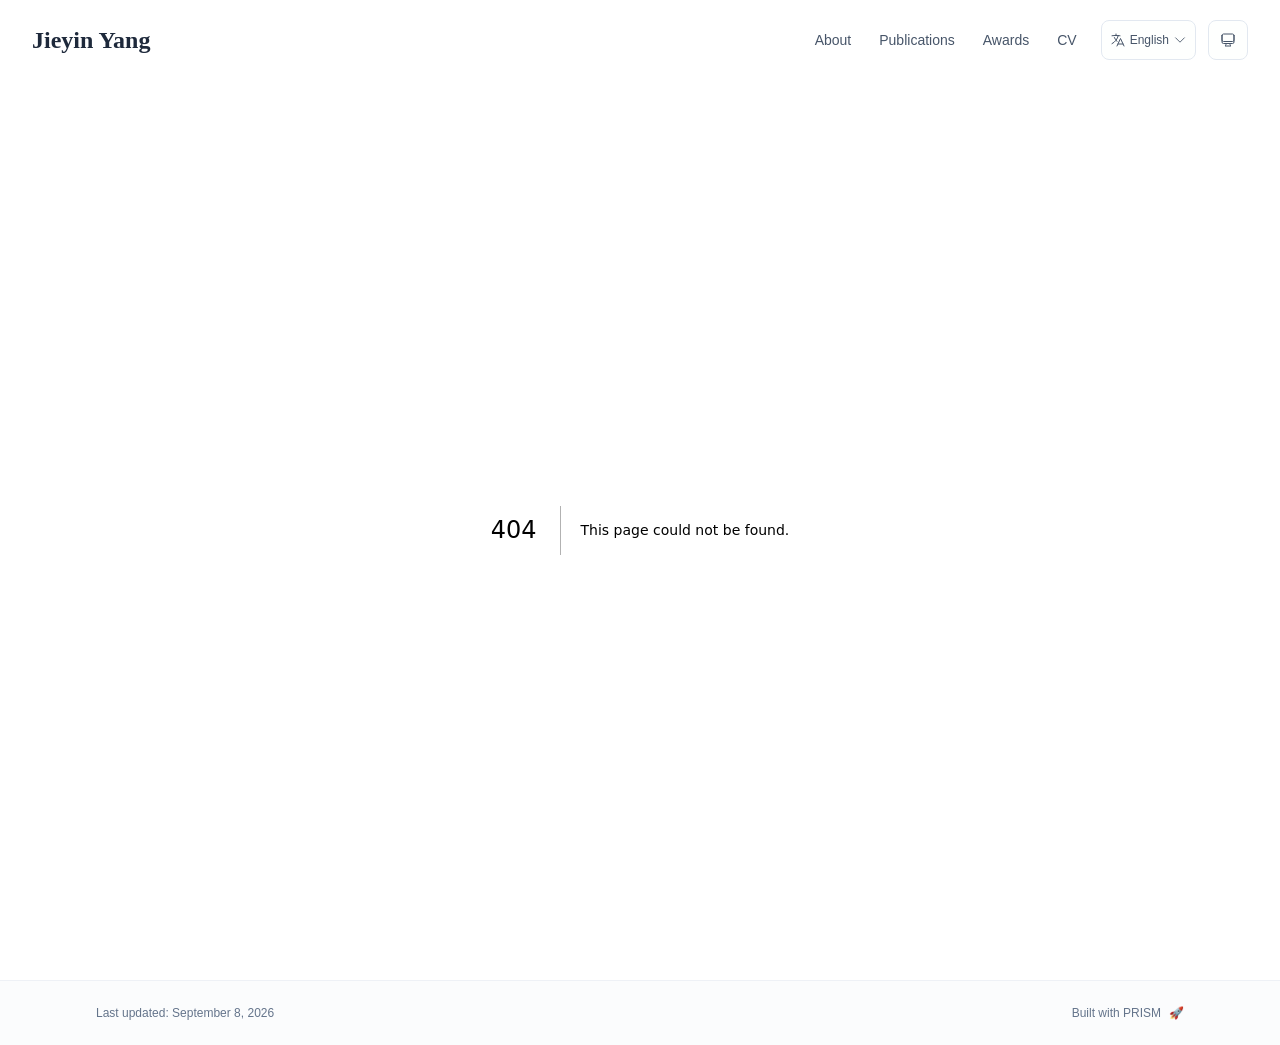
<file: 404/index.html>
<!DOCTYPE html><html lang="en" class="scroll-smooth"><head><meta charSet="utf-8"/><meta name="viewport" content="width=device-width, initial-scale=1"/><link rel="stylesheet" href="/_next/static/css/a105463da531fa47.css" data-precedence="next"/><link rel="preload" as="script" fetchPriority="low" href="/_next/static/chunks/webpack-af78f5c2c11af041.js"/><script src="/_next/static/chunks/4bd1b696-70b6d399998de86a.js" async=""></script><script src="/_next/static/chunks/684-5aaa8290a129f299.js" async=""></script><script src="/_next/static/chunks/main-app-98433ea783507eb0.js" async=""></script><script src="/_next/static/chunks/461-a9a5d7b05a71d978.js" async=""></script><script src="/_next/static/chunks/874-6cc630662f3664af.js" async=""></script><script src="/_next/static/chunks/291-e39730cc9327e39b.js" async=""></script><script src="/_next/static/chunks/app/layout-fa8da1b787d8cdd3.js" async=""></script><meta name="robots" content="noindex"/><title>404: This page could not be found.</title><link rel="icon" href="/favicon.svg" type="image/svg+xml"/><link rel="dns-prefetch" href="https://jialeliu.com"/><link rel="preconnect" href="https://jialeliu.com" crossorigin=""/><link rel="preload" as="font" type="font/woff2" href="https://jialeliu.com/fonts/georgiab.woff2" crossorigin=""/><script>
              try {
                const theme = localStorage.getItem('theme-storage');
                const parsed = theme ? JSON.parse(theme) : null;
                const setting = parsed?.state?.theme || 'system';
                const prefersDark = typeof window !== 'undefined' && window.matchMedia && window.matchMedia('(prefers-color-scheme: dark)').matches;
                const effective = setting === 'dark' ? 'dark' : (setting === 'light' ? 'light' : (prefersDark ? 'dark' : 'light'));
                var root = document.documentElement;
                root.classList.add(effective);
                root.setAttribute('data-theme', effective);
              } catch (e) {
                var root = document.documentElement;
                root.classList.add('light');
                root.setAttribute('data-theme', 'light');
              }
            </script><script>
    try {
      const cfg = {"enabled":true,"locales":["zh","en"],"defaultLocale":"en","mode":"auto","fixedLocale":"en","persist":true,"switcher":true,"labels":{"zh":"中文","en":"English"}};
      const storageKey = 'locale-storage';
      const normalize = (value) => typeof value === 'string' ? value.trim().replace('_', '-').toLowerCase() : '';
      const matchLocale = (candidate) => {
        const normalized = normalize(candidate);
        if (!normalized) return null;
        if (cfg.locales.includes(normalized)) return normalized;
        const language = normalized.split('-')[0];
        if (cfg.locales.includes(language)) return language;
        return null;
      };

      let resolved = null;

      if (cfg.persist) {
        resolved = matchLocale(localStorage.getItem(storageKey));
      }

      if (!resolved) {
        if (cfg.mode === 'fixed') {
          resolved = cfg.fixedLocale;
        } else {
          resolved = matchLocale(navigator.language);
        }
      }

      if (!resolved) {
        resolved = cfg.defaultLocale;
      }

      const root = document.documentElement;
      root.lang = resolved;
      root.setAttribute('data-locale', resolved);

      if (cfg.persist) {
        localStorage.setItem(storageKey, resolved);
      }
    } catch (e) {
      const root = document.documentElement;
      root.lang = 'en';
      root.setAttribute('data-locale', 'en');
    }
  </script><title>Jieyin Yang</title><meta name="description" content="Postdoc at Interactive Geometry Lab (IGL), ETH Zurich"/><meta name="author" content="Jieyin Yang"/><meta name="keywords" content="Jieyin Yang,Postdoc,Postdoctoral Researcher,Computer Graphics,Computer-Aided Design,Research,ETH Zurich"/><meta name="creator" content="Jieyin Yang"/><meta name="publisher" content="Jieyin Yang"/><meta property="og:title" content="Jieyin Yang"/><meta property="og:description" content="Postdoc at Interactive Geometry Lab (IGL), ETH Zurich"/><meta property="og:site_name" content="Jieyin Yang&#x27;s Academic Website"/><meta property="og:locale" content="en_US"/><meta property="og:type" content="website"/><meta name="twitter:card" content="summary"/><meta name="twitter:title" content="Jieyin Yang"/><meta name="twitter:description" content="Postdoc at Interactive Geometry Lab (IGL), ETH Zurich"/><link rel="icon" href="/favicon.svg"/><script>document.querySelectorAll('body link[rel="icon"], body link[rel="apple-touch-icon"]').forEach(el => document.head.appendChild(el))</script><script src="/_next/static/chunks/polyfills-42372ed130431b0a.js" noModule=""></script></head><body class="font-sans antialiased"><div style="visibility:hidden"><nav class="fixed top-0 left-0 right-0 z-50" data-headlessui-state=""><div class="transition-all duration-300 ease-out bg-transparent" style="transform:translateY(-100px)"><div class="max-w-7xl mx-auto px-4 sm:px-6 lg:px-8"><div class="flex justify-between items-center h-16 lg:h-20"><div class="flex-shrink-0" tabindex="0"><a class="text-xl lg:text-2xl font-serif font-semibold text-primary hover:text-accent transition-colors duration-200" href="/">Jieyin Yang</a></div><div class="hidden lg:block"><div class="ml-10 flex items-center space-x-3"><div class="relative flex items-baseline space-x-1"><a data-nav-href="/" class="relative px-3 py-2 text-sm font-medium rounded-lg transition-colors duration-150 text-neutral-600" href="/">About</a><a data-nav-href="/publications" class="relative px-3 py-2 text-sm font-medium rounded-lg transition-colors duration-150 text-neutral-600" href="/publications/">Publications</a><a data-nav-href="/awards" class="relative px-3 py-2 text-sm font-medium rounded-lg transition-colors duration-150 text-neutral-600" href="/awards/">Awards</a><a data-nav-href="/cv" class="relative px-3 py-2 text-sm font-medium rounded-lg transition-colors duration-150 text-neutral-600" href="/cv/">CV</a></div><div class="flex items-center justify-center w-14 h-10 rounded-lg border border-neutral-200 dark:border-[rgba(148,163,184,0.24)] bg-background dark:bg-neutral-800"><div class="w-6 h-4 rounded bg-neutral-300 animate-pulse"></div></div><div class="flex items-center justify-center w-10 h-10 rounded-lg border border-neutral-200 dark:border-[rgba(148,163,184,0.24)] bg-background dark:bg-neutral-800"><div class="w-4 h-4 rounded-full bg-neutral-300 animate-pulse"></div></div></div></div><div class="lg:hidden flex items-center space-x-2"><div class="flex items-center justify-center w-14 h-10 rounded-lg border border-neutral-200 dark:border-[rgba(148,163,184,0.24)] bg-background dark:bg-neutral-800"><div class="w-6 h-4 rounded bg-neutral-300 animate-pulse"></div></div><div class="flex items-center justify-center w-10 h-10 rounded-lg border border-neutral-200 dark:border-[rgba(148,163,184,0.24)] bg-background dark:bg-neutral-800"><div class="w-4 h-4 rounded-full bg-neutral-300 animate-pulse"></div></div><button class="inline-flex items-center justify-center p-2 rounded-md text-neutral-600 hover:text-primary hover:bg-neutral-100 dark:hover:bg-neutral-800 focus:outline-none focus:ring-2 focus:ring-inset focus:ring-accent transition-colors duration-200" id="headlessui-disclosure-button-«R7pdb»" type="button" aria-expanded="false" data-headlessui-state=""><span class="sr-only">Open main menu</span><div><svg xmlns="http://www.w3.org/2000/svg" fill="none" viewBox="0 0 24 24" stroke-width="1.5" stroke="currentColor" aria-hidden="true" data-slot="icon" class="block h-6 w-6"><path stroke-linecap="round" stroke-linejoin="round" d="M3.75 6.75h16.5M3.75 12h16.5m-16.5 5.25h16.5"></path></svg></div></button></div></div></div></div></nav><main class="min-h-screen pt-16 lg:pt-20"><div style="font-family:system-ui,&quot;Segoe UI&quot;,Roboto,Helvetica,Arial,sans-serif,&quot;Apple Color Emoji&quot;,&quot;Segoe UI Emoji&quot;;height:100vh;text-align:center;display:flex;flex-direction:column;align-items:center;justify-content:center"><div><style>body{color:#000;background:#fff;margin:0}.next-error-h1{border-right:1px solid rgba(0,0,0,.3)}@media (prefers-color-scheme:dark){body{color:#fff;background:#000}.next-error-h1{border-right:1px solid rgba(255,255,255,.3)}}</style><h1 class="next-error-h1" style="display:inline-block;margin:0 20px 0 0;padding:0 23px 0 0;font-size:24px;font-weight:500;vertical-align:top;line-height:49px">404</h1><div style="display:inline-block"><h2 style="font-size:14px;font-weight:400;line-height:49px;margin:0">This page could not be found.</h2></div></div></div><!--$--><!--/$--><!--$--><!--/$--></main><footer class="border-t border-neutral-200/50 bg-neutral-50/50 dark:bg-neutral-900/50 dark:border-neutral-700/50"><div class="max-w-6xl mx-auto px-4 sm:px-6 lg:px-8 py-6"><div class="flex flex-col sm:flex-row justify-between items-center gap-2"><p class="text-xs text-neutral-500">Last updated<!-- -->: <!-- -->September 8, 2026</p><p class="text-xs text-neutral-500 flex items-center"><a href="https://github.com/xyjoey/PRISM" target="_blank" rel="noopener noreferrer">Built with PRISM</a><span class="ml-2">🚀</span></p></div></div></footer></div><script src="/_next/static/chunks/webpack-af78f5c2c11af041.js" async=""></script><script>(self.__next_f=self.__next_f||[]).push([0])</script><script>self.__next_f.push([1,"1:\"$Sreact.fragment\"\n3:I[3719,[\"461\",\"static/chunks/461-a9a5d7b05a71d978.js\",\"874\",\"static/chunks/874-6cc630662f3664af.js\",\"291\",\"static/chunks/291-e39730cc9327e39b.js\",\"177\",\"static/chunks/app/layout-fa8da1b787d8cdd3.js\"],\"ThemeProvider\"]\n4:I[310,[\"461\",\"static/chunks/461-a9a5d7b05a71d978.js\",\"874\",\"static/chunks/874-6cc630662f3664af.js\",\"291\",\"static/chunks/291-e39730cc9327e39b.js\",\"177\",\"static/chunks/app/layout-fa8da1b787d8cdd3.js\"],\"LocaleProvider\"]\n5:I[4574,[\"461\",\"static/chunks/461-a9a5d7b05a71d978.js\",\"874\",\"static/chunks/874-6cc630662f3664af.js\",\"291\",\"static/chunks/291-e39730cc9327e39b.js\",\"177\",\"static/chunks/app/layout-fa8da1b787d8cdd3.js\"],\"default\"]\n6:I[7555,[],\"\"]\n7:I[1295,[],\"\"]\n8:I[2548,[\"461\",\"static/chunks/461-a9a5d7b05a71d978.js\",\"874\",\"static/chunks/874-6cc630662f3664af.js\",\"291\",\"static/chunks/291-e39730cc9327e39b.js\",\"177\",\"static/chunks/app/layout-fa8da1b787d8cdd3.js\"],\"default\"]\n9:I[9665,[],\"MetadataBoundary\"]\nb:I[9665,[],\"OutletBoundary\"]\ne:I[4911,[],\"AsyncMetadataOutlet\"]\n10:I[9665,[],\"ViewportBoundary\"]\n12:I[6614,[],\"\"]\n:HL[\"/_next/static/css/a105463da531fa47.css\",\"style\"]\n2:T590,\n    try {\n      const cfg = {\"enabled\":true,\"locales\":[\"zh\",\"en\"],\"defaultLocale\":\"en\",\"mode\":\"auto\",\"fixedLocale\":\"en\",\"persist\":true,\"switcher\":true,\"labels\":{\"zh\":\"中文\",\"en\":\"English\"}};\n      const storageKey = 'locale-storage';\n      const normalize = (value) =\u003e typeof value === 'string' ? value.trim().replace('_', '-').toLowerCase() : '';\n      const matchLocale = (candidate) =\u003e {\n        const normalized = normalize(candidate);\n        if (!normalized) return null;\n        if (cfg.locales.includes(normalized)) return normalized;\n        const language = normalized.split('-')[0];\n        if (cfg.locales.includes(language)) return language;\n        return null;\n      };\n\n      let resolved = null;\n\n      if (cfg.persist) {\n        resolved = matchLocale(localStorage.getItem(storageKey));\n      }\n\n      if (!resolved) {\n        if (cfg.mode === 'fixed') {\n          resolved = cfg.fixedLocale;\n        }"])</script><script>self.__next_f.push([1," else {\n          resolved = matchLocale(navigator.language);\n        }\n      }\n\n      if (!resolved) {\n        resolved = cfg.defaultLocale;\n      }\n\n      const root = document.documentElement;\n      root.lang = resolved;\n      root.setAttribute('data-locale', resolved);\n\n      if (cfg.persist) {\n        localStorage.setItem(storageKey, resolved);\n      }\n    } catch (e) {\n      const root = document.documentElement;\n      root.lang = 'en';\n      root.setAttribute('data-locale', 'en');\n    }\n  "])</script><script>self.__next_f.push([1,"0:{\"P\":null,\"b\":\"ElczMSuQpnkO0IZqj1v9i\",\"p\":\"\",\"c\":[\"\",\"_not-found\",\"\"],\"i\":false,\"f\":[[[\"\",{\"children\":[\"/_not-found\",{\"children\":[\"__PAGE__\",{}]}]},\"$undefined\",\"$undefined\",true],[\"\",[\"$\",\"$1\",\"c\",{\"children\":[[[\"$\",\"link\",\"0\",{\"rel\":\"stylesheet\",\"href\":\"/_next/static/css/a105463da531fa47.css\",\"precedence\":\"next\",\"crossOrigin\":\"$undefined\",\"nonce\":\"$undefined\"}]],[\"$\",\"html\",null,{\"lang\":\"en\",\"className\":\"scroll-smooth\",\"suppressHydrationWarning\":true,\"children\":[[\"$\",\"head\",null,{\"children\":[[\"$\",\"link\",null,{\"rel\":\"icon\",\"href\":\"/favicon.svg\",\"type\":\"image/svg+xml\"}],[\"$\",\"link\",null,{\"rel\":\"dns-prefetch\",\"href\":\"https://jialeliu.com\"}],[\"$\",\"link\",null,{\"rel\":\"preconnect\",\"href\":\"https://jialeliu.com\",\"crossOrigin\":\"\"}],[\"$\",\"link\",null,{\"rel\":\"preload\",\"as\":\"font\",\"type\":\"font/woff2\",\"href\":\"https://jialeliu.com/fonts/georgiab.woff2\",\"crossOrigin\":\"\"}],[\"$\",\"script\",null,{\"dangerouslySetInnerHTML\":{\"__html\":\"\\n              try {\\n                const theme = localStorage.getItem('theme-storage');\\n                const parsed = theme ? JSON.parse(theme) : null;\\n                const setting = parsed?.state?.theme || 'system';\\n                const prefersDark = typeof window !== 'undefined' \u0026\u0026 window.matchMedia \u0026\u0026 window.matchMedia('(prefers-color-scheme: dark)').matches;\\n                const effective = setting === 'dark' ? 'dark' : (setting === 'light' ? 'light' : (prefersDark ? 'dark' : 'light'));\\n                var root = document.documentElement;\\n                root.classList.add(effective);\\n                root.setAttribute('data-theme', effective);\\n              } catch (e) {\\n                var root = document.documentElement;\\n                root.classList.add('light');\\n                root.setAttribute('data-theme', 'light');\\n              }\\n            \"}}],[\"$\",\"script\",null,{\"dangerouslySetInnerHTML\":{\"__html\":\"$2\"}}]]}],[\"$\",\"body\",null,{\"className\":\"font-sans antialiased\",\"children\":[\"$\",\"$L3\",null,{\"children\":[\"$\",\"$L4\",null,{\"config\":{\"enabled\":true,\"locales\":[\"zh\",\"en\"],\"defaultLocale\":\"en\",\"mode\":\"auto\",\"fixedLocale\":\"en\",\"persist\":true,\"switcher\":true,\"labels\":{\"zh\":\"中文\",\"en\":\"English\"}},\"children\":[[\"$\",\"$L5\",null,{\"items\":[{\"title\":\"About\",\"type\":\"page\",\"target\":\"about\",\"href\":\"/\"},{\"title\":\"Publications\",\"type\":\"page\",\"target\":\"publications\",\"href\":\"/publications\"},{\"title\":\"Awards\",\"type\":\"page\",\"target\":\"awards\",\"href\":\"/awards\"},{\"title\":\"CV\",\"type\":\"page\",\"target\":\"cv\",\"href\":\"/cv\"}],\"siteTitle\":\"Jieyin Yang\",\"enableOnePageMode\":false,\"i18n\":\"$0:f:0:1:1:props:children:1:props:children:1:props:children:props:children:props:config\",\"itemsByLocale\":{\"zh\":[{\"title\":\"关于我\",\"type\":\"page\",\"target\":\"about\",\"href\":\"/\"},{\"title\":\"论文\",\"type\":\"page\",\"target\":\"publications\",\"href\":\"/publications\"},{\"title\":\"奖项\",\"type\":\"page\",\"target\":\"awards\",\"href\":\"/awards\"},{\"title\":\"简历\",\"type\":\"page\",\"target\":\"cv\",\"href\":\"/cv\"}],\"en\":[{\"title\":\"About\",\"type\":\"page\",\"target\":\"about\",\"href\":\"/\"},{\"title\":\"Publications\",\"type\":\"page\",\"target\":\"publications\",\"href\":\"/publications\"},{\"title\":\"Awards\",\"type\":\"page\",\"target\":\"awards\",\"href\":\"/awards\"},{\"title\":\"CV\",\"type\":\"page\",\"target\":\"cv\",\"href\":\"/cv\"}]},\"siteTitleByLocale\":{\"zh\":\"杨婕吟\",\"en\":\"Jieyin Yang\"}}],[\"$\",\"main\",null,{\"className\":\"min-h-screen pt-16 lg:pt-20\",\"children\":[\"$\",\"$L6\",null,{\"parallelRouterKey\":\"children\",\"error\":\"$undefined\",\"errorStyles\":\"$undefined\",\"errorScripts\":\"$undefined\",\"template\":[\"$\",\"$L7\",null,{}],\"templateStyles\":\"$undefined\",\"templateScripts\":\"$undefined\",\"notFound\":[[[\"$\",\"title\",null,{\"children\":\"404: This page could not be found.\"}],[\"$\",\"div\",null,{\"style\":{\"fontFamily\":\"system-ui,\\\"Segoe UI\\\",Roboto,Helvetica,Arial,sans-serif,\\\"Apple Color Emoji\\\",\\\"Segoe UI Emoji\\\"\",\"height\":\"100vh\",\"textAlign\":\"center\",\"display\":\"flex\",\"flexDirection\":\"column\",\"alignItems\":\"center\",\"justifyContent\":\"center\"},\"children\":[\"$\",\"div\",null,{\"children\":[[\"$\",\"style\",null,{\"dangerouslySetInnerHTML\":{\"__html\":\"body{color:#000;background:#fff;margin:0}.next-error-h1{border-right:1px solid rgba(0,0,0,.3)}@media (prefers-color-scheme:dark){body{color:#fff;background:#000}.next-error-h1{border-right:1px solid rgba(255,255,255,.3)}}\"}}],[\"$\",\"h1\",null,{\"className\":\"next-error-h1\",\"style\":{\"display\":\"inline-block\",\"margin\":\"0 20px 0 0\",\"padding\":\"0 23px 0 0\",\"fontSize\":24,\"fontWeight\":500,\"verticalAlign\":\"top\",\"lineHeight\":\"49px\"},\"children\":404}],[\"$\",\"div\",null,{\"style\":{\"display\":\"inline-block\"},\"children\":[\"$\",\"h2\",null,{\"style\":{\"fontSize\":14,\"fontWeight\":400,\"lineHeight\":\"49px\",\"margin\":0},\"children\":\"This page could not be found.\"}]}]]}]}]],[]],\"forbidden\":\"$undefined\",\"unauthorized\":\"$undefined\"}]}],[\"$\",\"$L8\",null,{\"lastUpdated\":\"September 8, 2026\",\"lastUpdatedByLocale\":{\"zh\":\"2026年09月08日\",\"en\":\"September 8, 2026\"},\"defaultLocale\":\"en\"}]]}]}]}]]}]]}],{\"children\":[\"/_not-found\",[\"$\",\"$1\",\"c\",{\"children\":[null,[\"$\",\"$L6\",null,{\"parallelRouterKey\":\"children\",\"error\":\"$undefined\",\"errorStyles\":\"$undefined\",\"errorScripts\":\"$undefined\",\"template\":[\"$\",\"$L7\",null,{}],\"templateStyles\":\"$undefined\",\"templateScripts\":\"$undefined\",\"notFound\":\"$undefined\",\"forbidden\":\"$undefined\",\"unauthorized\":\"$undefined\"}]]}],{\"children\":[\"__PAGE__\",[\"$\",\"$1\",\"c\",{\"children\":[[[\"$\",\"title\",null,{\"children\":\"404: This page could not be found.\"}],[\"$\",\"div\",null,{\"style\":\"$0:f:0:1:1:props:children:1:props:children:1:props:children:props:children:props:children:1:props:children:props:notFound:0:1:props:style\",\"children\":[\"$\",\"div\",null,{\"children\":[[\"$\",\"style\",null,{\"dangerouslySetInnerHTML\":{\"__html\":\"body{color:#000;background:#fff;margin:0}.next-error-h1{border-right:1px solid rgba(0,0,0,.3)}@media (prefers-color-scheme:dark){body{color:#fff;background:#000}.next-error-h1{border-right:1px solid rgba(255,255,255,.3)}}\"}}],[\"$\",\"h1\",null,{\"className\":\"next-error-h1\",\"style\":\"$0:f:0:1:1:props:children:1:props:children:1:props:children:props:children:props:children:1:props:children:props:notFound:0:1:props:children:props:children:1:props:style\",\"children\":404}],[\"$\",\"div\",null,{\"style\":\"$0:f:0:1:1:props:children:1:props:children:1:props:children:props:children:props:children:1:props:children:props:notFound:0:1:props:children:props:children:2:props:style\",\"children\":[\"$\",\"h2\",null,{\"style\":\"$0:f:0:1:1:props:children:1:props:children:1:props:children:props:children:props:children:1:props:children:props:notFound:0:1:props:children:props:children:2:props:children:props:style\",\"children\":\"This page could not be found.\"}]}]]}]}]],[\"$\",\"$L9\",null,{\"children\":\"$La\"}],null,[\"$\",\"$Lb\",null,{\"children\":[\"$Lc\",\"$Ld\",[\"$\",\"$Le\",null,{\"promise\":\"$@f\"}]]}]]}],{},null,false]},null,false]},null,false],[\"$\",\"$1\",\"h\",{\"children\":[[\"$\",\"meta\",null,{\"name\":\"robots\",\"content\":\"noindex\"}],[\"$\",\"$1\",\"89P_LOblHknyhhft1mp_D\",{\"children\":[[\"$\",\"$L10\",null,{\"children\":\"$L11\"}],null]}],null]}],false]],\"m\":\"$undefined\",\"G\":[\"$12\",\"$undefined\"],\"s\":false,\"S\":true}\n"])</script><script>self.__next_f.push([1,"13:\"$Sreact.suspense\"\n14:I[4911,[],\"AsyncMetadata\"]\na:[\"$\",\"$13\",null,{\"fallback\":null,\"children\":[\"$\",\"$L14\",null,{\"promise\":\"$@15\"}]}]\n"])</script><script>self.__next_f.push([1,"d:null\n"])</script><script>self.__next_f.push([1,"11:[[\"$\",\"meta\",\"0\",{\"charSet\":\"utf-8\"}],[\"$\",\"meta\",\"1\",{\"name\":\"viewport\",\"content\":\"width=device-width, initial-scale=1\"}]]\nc:null\n"])</script><script>self.__next_f.push([1,"15:{\"metadata\":[[\"$\",\"title\",\"0\",{\"children\":\"Jieyin Yang\"}],[\"$\",\"meta\",\"1\",{\"name\":\"description\",\"content\":\"Postdoc at Interactive Geometry Lab (IGL), ETH Zurich\"}],[\"$\",\"meta\",\"2\",{\"name\":\"author\",\"content\":\"Jieyin Yang\"}],[\"$\",\"meta\",\"3\",{\"name\":\"keywords\",\"content\":\"Jieyin Yang,Postdoc,Postdoctoral Researcher,Computer Graphics,Computer-Aided Design,Research,ETH Zurich\"}],[\"$\",\"meta\",\"4\",{\"name\":\"creator\",\"content\":\"Jieyin Yang\"}],[\"$\",\"meta\",\"5\",{\"name\":\"publisher\",\"content\":\"Jieyin Yang\"}],[\"$\",\"meta\",\"6\",{\"property\":\"og:title\",\"content\":\"Jieyin Yang\"}],[\"$\",\"meta\",\"7\",{\"property\":\"og:description\",\"content\":\"Postdoc at Interactive Geometry Lab (IGL), ETH Zurich\"}],[\"$\",\"meta\",\"8\",{\"property\":\"og:site_name\",\"content\":\"Jieyin Yang's Academic Website\"}],[\"$\",\"meta\",\"9\",{\"property\":\"og:locale\",\"content\":\"en_US\"}],[\"$\",\"meta\",\"10\",{\"property\":\"og:type\",\"content\":\"website\"}],[\"$\",\"meta\",\"11\",{\"name\":\"twitter:card\",\"content\":\"summary\"}],[\"$\",\"meta\",\"12\",{\"name\":\"twitter:title\",\"content\":\"Jieyin Yang\"}],[\"$\",\"meta\",\"13\",{\"name\":\"twitter:description\",\"content\":\"Postdoc at Interactive Geometry Lab (IGL), ETH Zurich\"}],[\"$\",\"link\",\"14\",{\"rel\":\"icon\",\"href\":\"/favicon.svg\"}]],\"error\":null,\"digest\":\"$undefined\"}\nf:{\"metadata\":\"$15:metadata\",\"error\":null,\"digest\":\"$undefined\"}\n"])</script></body></html>
</file>
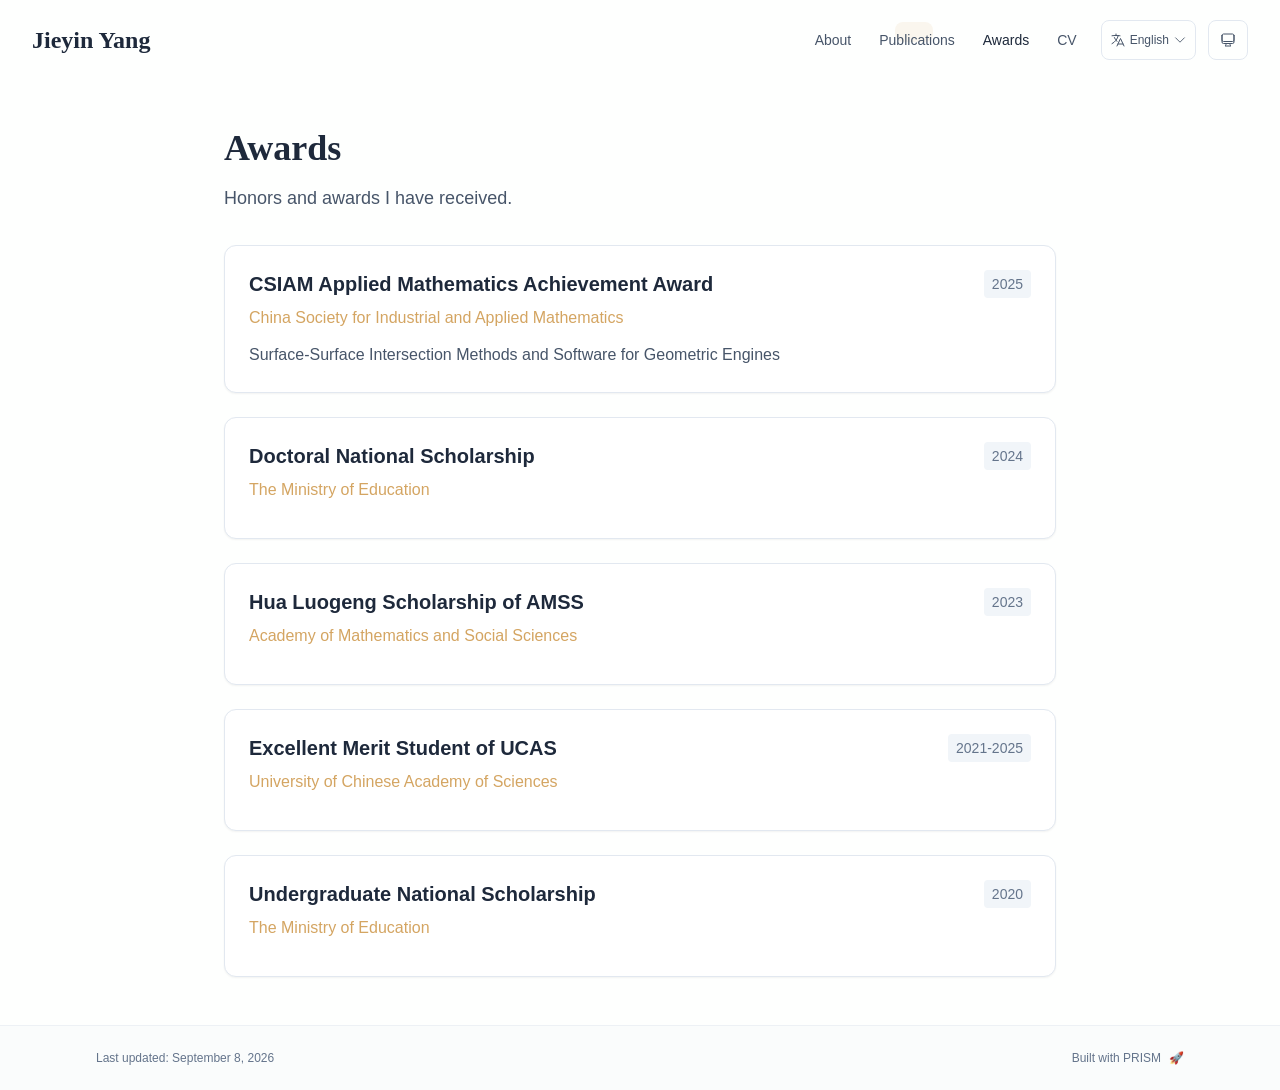
<file: awards/index.html>
<!DOCTYPE html><html lang="en" class="scroll-smooth"><head><meta charSet="utf-8"/><meta name="viewport" content="width=device-width, initial-scale=1"/><link rel="stylesheet" href="/_next/static/css/a105463da531fa47.css" data-precedence="next"/><link rel="preload" as="script" fetchPriority="low" href="/_next/static/chunks/webpack-af78f5c2c11af041.js"/><script src="/_next/static/chunks/4bd1b696-70b6d399998de86a.js" async=""></script><script src="/_next/static/chunks/684-5aaa8290a129f299.js" async=""></script><script src="/_next/static/chunks/main-app-98433ea783507eb0.js" async=""></script><script src="/_next/static/chunks/461-a9a5d7b05a71d978.js" async=""></script><script src="/_next/static/chunks/874-6cc630662f3664af.js" async=""></script><script src="/_next/static/chunks/291-e39730cc9327e39b.js" async=""></script><script src="/_next/static/chunks/app/layout-fa8da1b787d8cdd3.js" async=""></script><script src="/_next/static/chunks/178-595a94b9af1e67b5.js" async=""></script><script src="/_next/static/chunks/748-14f86b4fdbc72a17.js" async=""></script><script src="/_next/static/chunks/app/%5Bslug%5D/page-9c029fddc48fbf4d.js" async=""></script><link rel="icon" href="/favicon.svg" type="image/svg+xml"/><link rel="dns-prefetch" href="https://jialeliu.com"/><link rel="preconnect" href="https://jialeliu.com" crossorigin=""/><link rel="preload" as="font" type="font/woff2" href="https://jialeliu.com/fonts/georgiab.woff2" crossorigin=""/><script>
              try {
                const theme = localStorage.getItem('theme-storage');
                const parsed = theme ? JSON.parse(theme) : null;
                const setting = parsed?.state?.theme || 'system';
                const prefersDark = typeof window !== 'undefined' && window.matchMedia && window.matchMedia('(prefers-color-scheme: dark)').matches;
                const effective = setting === 'dark' ? 'dark' : (setting === 'light' ? 'light' : (prefersDark ? 'dark' : 'light'));
                var root = document.documentElement;
                root.classList.add(effective);
                root.setAttribute('data-theme', effective);
              } catch (e) {
                var root = document.documentElement;
                root.classList.add('light');
                root.setAttribute('data-theme', 'light');
              }
            </script><script>
    try {
      const cfg = {"enabled":true,"locales":["zh","en"],"defaultLocale":"en","mode":"auto","fixedLocale":"en","persist":true,"switcher":true,"labels":{"zh":"中文","en":"English"}};
      const storageKey = 'locale-storage';
      const normalize = (value) => typeof value === 'string' ? value.trim().replace('_', '-').toLowerCase() : '';
      const matchLocale = (candidate) => {
        const normalized = normalize(candidate);
        if (!normalized) return null;
        if (cfg.locales.includes(normalized)) return normalized;
        const language = normalized.split('-')[0];
        if (cfg.locales.includes(language)) return language;
        return null;
      };

      let resolved = null;

      if (cfg.persist) {
        resolved = matchLocale(localStorage.getItem(storageKey));
      }

      if (!resolved) {
        if (cfg.mode === 'fixed') {
          resolved = cfg.fixedLocale;
        } else {
          resolved = matchLocale(navigator.language);
        }
      }

      if (!resolved) {
        resolved = cfg.defaultLocale;
      }

      const root = document.documentElement;
      root.lang = resolved;
      root.setAttribute('data-locale', resolved);

      if (cfg.persist) {
        localStorage.setItem(storageKey, resolved);
      }
    } catch (e) {
      const root = document.documentElement;
      root.lang = 'en';
      root.setAttribute('data-locale', 'en');
    }
  </script><title>Awards | Jieyin Yang</title><meta name="description" content="Honors and awards I have received."/><meta name="author" content="Jieyin Yang"/><meta name="keywords" content="Jieyin Yang,Postdoc,Postdoctoral Researcher,Computer Graphics,Computer-Aided Design,Research,ETH Zurich"/><meta name="creator" content="Jieyin Yang"/><meta name="publisher" content="Jieyin Yang"/><meta property="og:title" content="Jieyin Yang"/><meta property="og:description" content="Postdoc at Interactive Geometry Lab (IGL), ETH Zurich"/><meta property="og:site_name" content="Jieyin Yang&#x27;s Academic Website"/><meta property="og:locale" content="en_US"/><meta property="og:type" content="website"/><meta name="twitter:card" content="summary"/><meta name="twitter:title" content="Jieyin Yang"/><meta name="twitter:description" content="Postdoc at Interactive Geometry Lab (IGL), ETH Zurich"/><link rel="icon" href="/favicon.svg"/><script>document.querySelectorAll('body link[rel="icon"], body link[rel="apple-touch-icon"]').forEach(el => document.head.appendChild(el))</script><script src="/_next/static/chunks/polyfills-42372ed130431b0a.js" noModule=""></script></head><body class="font-sans antialiased"><div style="visibility:hidden"><nav class="fixed top-0 left-0 right-0 z-50" data-headlessui-state=""><div class="transition-all duration-300 ease-out bg-transparent" style="transform:translateY(-100px)"><div class="max-w-7xl mx-auto px-4 sm:px-6 lg:px-8"><div class="flex justify-between items-center h-16 lg:h-20"><div class="flex-shrink-0" tabindex="0"><a class="text-xl lg:text-2xl font-serif font-semibold text-primary hover:text-accent transition-colors duration-200" href="/">Jieyin Yang</a></div><div class="hidden lg:block"><div class="ml-10 flex items-center space-x-3"><div class="relative flex items-baseline space-x-1"><a data-nav-href="/" class="relative px-3 py-2 text-sm font-medium rounded-lg transition-colors duration-150 text-neutral-600" href="/">About</a><a data-nav-href="/publications" class="relative px-3 py-2 text-sm font-medium rounded-lg transition-colors duration-150 text-neutral-600" href="/publications/">Publications</a><a data-nav-href="/awards" class="relative px-3 py-2 text-sm font-medium rounded-lg transition-colors duration-150 text-primary" href="/awards/">Awards</a><a data-nav-href="/cv" class="relative px-3 py-2 text-sm font-medium rounded-lg transition-colors duration-150 text-neutral-600" href="/cv/">CV</a></div><div class="flex items-center justify-center w-14 h-10 rounded-lg border border-neutral-200 dark:border-[rgba(148,163,184,0.24)] bg-background dark:bg-neutral-800"><div class="w-6 h-4 rounded bg-neutral-300 animate-pulse"></div></div><div class="flex items-center justify-center w-10 h-10 rounded-lg border border-neutral-200 dark:border-[rgba(148,163,184,0.24)] bg-background dark:bg-neutral-800"><div class="w-4 h-4 rounded-full bg-neutral-300 animate-pulse"></div></div></div></div><div class="lg:hidden flex items-center space-x-2"><div class="flex items-center justify-center w-14 h-10 rounded-lg border border-neutral-200 dark:border-[rgba(148,163,184,0.24)] bg-background dark:bg-neutral-800"><div class="w-6 h-4 rounded bg-neutral-300 animate-pulse"></div></div><div class="flex items-center justify-center w-10 h-10 rounded-lg border border-neutral-200 dark:border-[rgba(148,163,184,0.24)] bg-background dark:bg-neutral-800"><div class="w-4 h-4 rounded-full bg-neutral-300 animate-pulse"></div></div><button class="inline-flex items-center justify-center p-2 rounded-md text-neutral-600 hover:text-primary hover:bg-neutral-100 dark:hover:bg-neutral-800 focus:outline-none focus:ring-2 focus:ring-inset focus:ring-accent transition-colors duration-200" id="headlessui-disclosure-button-«R7pdb»" type="button" aria-expanded="false" data-headlessui-state=""><span class="sr-only">Open main menu</span><div><svg xmlns="http://www.w3.org/2000/svg" fill="none" viewBox="0 0 24 24" stroke-width="1.5" stroke="currentColor" aria-hidden="true" data-slot="icon" class="block h-6 w-6"><path stroke-linecap="round" stroke-linejoin="round" d="M3.75 6.75h16.5M3.75 12h16.5m-16.5 5.25h16.5"></path></svg></div></button></div></div></div></div></nav><main class="min-h-screen pt-16 lg:pt-20"><div class="max-w-4xl mx-auto px-4 sm:px-6 lg:px-8 py-12"><div style="opacity:0;transform:translateY(20px)"><div class="mb-8"><h1 class="text-4xl font-serif font-bold text-primary mb-4">Awards</h1><div class="text-lg text-neutral-600 dark:text-neutral-500 max-w-2xl leading-relaxed"><p class="mb-3 last:mb-0">Honors and awards I have received.</p></div></div><div class="grid gap-6"><div class="bg-white dark:bg-neutral-900 p-6 rounded-xl shadow-sm border border-neutral-200 dark:border-neutral-800 hover:shadow-lg transition-all duration-200 hover:scale-[1.01]" style="opacity:0;transform:translateY(20px)"><div class="flex justify-between items-start mb-2"><h3 class="text-xl font-semibold text-primary">CSIAM Applied Mathematics Achievement Award</h3><span class="text-sm text-neutral-500 font-medium bg-neutral-100 dark:bg-neutral-800 px-2 py-1 rounded">2025</span></div><p class="text-base text-accent font-medium mb-3">China Society for Industrial and Applied Mathematics</p><div class="text-base text-neutral-600 dark:text-neutral-500 leading-relaxed"><p class="mb-3 last:mb-0">Surface-Surface Intersection Methods and Software for Geometric Engines</p></div></div><div class="bg-white dark:bg-neutral-900 p-6 rounded-xl shadow-sm border border-neutral-200 dark:border-neutral-800 hover:shadow-lg transition-all duration-200 hover:scale-[1.01]" style="opacity:0;transform:translateY(20px)"><div class="flex justify-between items-start mb-2"><h3 class="text-xl font-semibold text-primary">Doctoral National Scholarship</h3><span class="text-sm text-neutral-500 font-medium bg-neutral-100 dark:bg-neutral-800 px-2 py-1 rounded">2024</span></div><p class="text-base text-accent font-medium mb-3">The Ministry of Education</p></div><div class="bg-white dark:bg-neutral-900 p-6 rounded-xl shadow-sm border border-neutral-200 dark:border-neutral-800 hover:shadow-lg transition-all duration-200 hover:scale-[1.01]" style="opacity:0;transform:translateY(20px)"><div class="flex justify-between items-start mb-2"><h3 class="text-xl font-semibold text-primary">Hua Luogeng Scholarship of AMSS</h3><span class="text-sm text-neutral-500 font-medium bg-neutral-100 dark:bg-neutral-800 px-2 py-1 rounded">2023</span></div><p class="text-base text-accent font-medium mb-3">Academy of Mathematics and Social Sciences</p></div><div class="bg-white dark:bg-neutral-900 p-6 rounded-xl shadow-sm border border-neutral-200 dark:border-neutral-800 hover:shadow-lg transition-all duration-200 hover:scale-[1.01]" style="opacity:0;transform:translateY(20px)"><div class="flex justify-between items-start mb-2"><h3 class="text-xl font-semibold text-primary">Excellent Merit Student of UCAS</h3><span class="text-sm text-neutral-500 font-medium bg-neutral-100 dark:bg-neutral-800 px-2 py-1 rounded">2021-2025</span></div><p class="text-base text-accent font-medium mb-3">University of Chinese Academy of Sciences</p></div><div class="bg-white dark:bg-neutral-900 p-6 rounded-xl shadow-sm border border-neutral-200 dark:border-neutral-800 hover:shadow-lg transition-all duration-200 hover:scale-[1.01]" style="opacity:0;transform:translateY(20px)"><div class="flex justify-between items-start mb-2"><h3 class="text-xl font-semibold text-primary">Undergraduate National Scholarship</h3><span class="text-sm text-neutral-500 font-medium bg-neutral-100 dark:bg-neutral-800 px-2 py-1 rounded">2020</span></div><p class="text-base text-accent font-medium mb-3">The Ministry of Education</p></div></div></div></div><!--$--><!--/$--><!--$--><!--/$--></main><footer class="border-t border-neutral-200/50 bg-neutral-50/50 dark:bg-neutral-900/50 dark:border-neutral-700/50"><div class="max-w-6xl mx-auto px-4 sm:px-6 lg:px-8 py-6"><div class="flex flex-col sm:flex-row justify-between items-center gap-2"><p class="text-xs text-neutral-500">Last updated<!-- -->: <!-- -->September 8, 2026</p><p class="text-xs text-neutral-500 flex items-center"><a href="https://github.com/xyjoey/PRISM" target="_blank" rel="noopener noreferrer">Built with PRISM</a><span class="ml-2">🚀</span></p></div></div></footer></div><script src="/_next/static/chunks/webpack-af78f5c2c11af041.js" async=""></script><script>(self.__next_f=self.__next_f||[]).push([0])</script><script>self.__next_f.push([1,"1:\"$Sreact.fragment\"\n3:I[3719,[\"461\",\"static/chunks/461-a9a5d7b05a71d978.js\",\"874\",\"static/chunks/874-6cc630662f3664af.js\",\"291\",\"static/chunks/291-e39730cc9327e39b.js\",\"177\",\"static/chunks/app/layout-fa8da1b787d8cdd3.js\"],\"ThemeProvider\"]\n4:I[310,[\"461\",\"static/chunks/461-a9a5d7b05a71d978.js\",\"874\",\"static/chunks/874-6cc630662f3664af.js\",\"291\",\"static/chunks/291-e39730cc9327e39b.js\",\"177\",\"static/chunks/app/layout-fa8da1b787d8cdd3.js\"],\"LocaleProvider\"]\n5:I[4574,[\"461\",\"static/chunks/461-a9a5d7b05a71d978.js\",\"874\",\"static/chunks/874-6cc630662f3664af.js\",\"291\",\"static/chunks/291-e39730cc9327e39b.js\",\"177\",\"static/chunks/app/layout-fa8da1b787d8cdd3.js\"],\"default\"]\n6:I[7555,[],\"\"]\n7:I[1295,[],\"\"]\n8:I[2548,[\"461\",\"static/chunks/461-a9a5d7b05a71d978.js\",\"874\",\"static/chunks/874-6cc630662f3664af.js\",\"291\",\"static/chunks/291-e39730cc9327e39b.js\",\"177\",\"static/chunks/app/layout-fa8da1b787d8cdd3.js\"],\"default\"]\na:I[9665,[],\"MetadataBoundary\"]\nc:I[9665,[],\"OutletBoundary\"]\nf:I[4911,[],\"AsyncMetadataOutlet\"]\n11:I[9665,[],\"ViewportBoundary\"]\n13:I[6614,[],\"\"]\n:HL[\"/_next/static/css/a105463da531fa47.css\",\"style\"]\n2:T590,\n    try {\n      const cfg = {\"enabled\":true,\"locales\":[\"zh\",\"en\"],\"defaultLocale\":\"en\",\"mode\":\"auto\",\"fixedLocale\":\"en\",\"persist\":true,\"switcher\":true,\"labels\":{\"zh\":\"中文\",\"en\":\"English\"}};\n      const storageKey = 'locale-storage';\n      const normalize = (value) =\u003e typeof value === 'string' ? value.trim().replace('_', '-').toLowerCase() : '';\n      const matchLocale = (candidate) =\u003e {\n        const normalized = normalize(candidate);\n        if (!normalized) return null;\n        if (cfg.locales.includes(normalized)) return normalized;\n        const language = normalized.split('-')[0];\n        if (cfg.locales.includes(language)) return language;\n        return null;\n      };\n\n      let resolved = null;\n\n      if (cfg.persist) {\n        resolved = matchLocale(localStorage.getItem(storageKey));\n      }\n\n      if (!resolved) {\n        if (cfg.mode === 'fixed') {\n          resolved = cfg.fixedLocale;\n        }"])</script><script>self.__next_f.push([1," else {\n          resolved = matchLocale(navigator.language);\n        }\n      }\n\n      if (!resolved) {\n        resolved = cfg.defaultLocale;\n      }\n\n      const root = document.documentElement;\n      root.lang = resolved;\n      root.setAttribute('data-locale', resolved);\n\n      if (cfg.persist) {\n        localStorage.setItem(storageKey, resolved);\n      }\n    } catch (e) {\n      const root = document.documentElement;\n      root.lang = 'en';\n      root.setAttribute('data-locale', 'en');\n    }\n  "])</script><script>self.__next_f.push([1,"0:{\"P\":null,\"b\":\"ElczMSuQpnkO0IZqj1v9i\",\"p\":\"\",\"c\":[\"\",\"awards\",\"\"],\"i\":false,\"f\":[[[\"\",{\"children\":[[\"slug\",\"awards\",\"d\"],{\"children\":[\"__PAGE__\",{}]}]},\"$undefined\",\"$undefined\",true],[\"\",[\"$\",\"$1\",\"c\",{\"children\":[[[\"$\",\"link\",\"0\",{\"rel\":\"stylesheet\",\"href\":\"/_next/static/css/a105463da531fa47.css\",\"precedence\":\"next\",\"crossOrigin\":\"$undefined\",\"nonce\":\"$undefined\"}]],[\"$\",\"html\",null,{\"lang\":\"en\",\"className\":\"scroll-smooth\",\"suppressHydrationWarning\":true,\"children\":[[\"$\",\"head\",null,{\"children\":[[\"$\",\"link\",null,{\"rel\":\"icon\",\"href\":\"/favicon.svg\",\"type\":\"image/svg+xml\"}],[\"$\",\"link\",null,{\"rel\":\"dns-prefetch\",\"href\":\"https://jialeliu.com\"}],[\"$\",\"link\",null,{\"rel\":\"preconnect\",\"href\":\"https://jialeliu.com\",\"crossOrigin\":\"\"}],[\"$\",\"link\",null,{\"rel\":\"preload\",\"as\":\"font\",\"type\":\"font/woff2\",\"href\":\"https://jialeliu.com/fonts/georgiab.woff2\",\"crossOrigin\":\"\"}],[\"$\",\"script\",null,{\"dangerouslySetInnerHTML\":{\"__html\":\"\\n              try {\\n                const theme = localStorage.getItem('theme-storage');\\n                const parsed = theme ? JSON.parse(theme) : null;\\n                const setting = parsed?.state?.theme || 'system';\\n                const prefersDark = typeof window !== 'undefined' \u0026\u0026 window.matchMedia \u0026\u0026 window.matchMedia('(prefers-color-scheme: dark)').matches;\\n                const effective = setting === 'dark' ? 'dark' : (setting === 'light' ? 'light' : (prefersDark ? 'dark' : 'light'));\\n                var root = document.documentElement;\\n                root.classList.add(effective);\\n                root.setAttribute('data-theme', effective);\\n              } catch (e) {\\n                var root = document.documentElement;\\n                root.classList.add('light');\\n                root.setAttribute('data-theme', 'light');\\n              }\\n            \"}}],[\"$\",\"script\",null,{\"dangerouslySetInnerHTML\":{\"__html\":\"$2\"}}]]}],[\"$\",\"body\",null,{\"className\":\"font-sans antialiased\",\"children\":[\"$\",\"$L3\",null,{\"children\":[\"$\",\"$L4\",null,{\"config\":{\"enabled\":true,\"locales\":[\"zh\",\"en\"],\"defaultLocale\":\"en\",\"mode\":\"auto\",\"fixedLocale\":\"en\",\"persist\":true,\"switcher\":true,\"labels\":{\"zh\":\"中文\",\"en\":\"English\"}},\"children\":[[\"$\",\"$L5\",null,{\"items\":[{\"title\":\"About\",\"type\":\"page\",\"target\":\"about\",\"href\":\"/\"},{\"title\":\"Publications\",\"type\":\"page\",\"target\":\"publications\",\"href\":\"/publications\"},{\"title\":\"Awards\",\"type\":\"page\",\"target\":\"awards\",\"href\":\"/awards\"},{\"title\":\"CV\",\"type\":\"page\",\"target\":\"cv\",\"href\":\"/cv\"}],\"siteTitle\":\"Jieyin Yang\",\"enableOnePageMode\":false,\"i18n\":\"$0:f:0:1:1:props:children:1:props:children:1:props:children:props:children:props:config\",\"itemsByLocale\":{\"zh\":[{\"title\":\"关于我\",\"type\":\"page\",\"target\":\"about\",\"href\":\"/\"},{\"title\":\"论文\",\"type\":\"page\",\"target\":\"publications\",\"href\":\"/publications\"},{\"title\":\"奖项\",\"type\":\"page\",\"target\":\"awards\",\"href\":\"/awards\"},{\"title\":\"简历\",\"type\":\"page\",\"target\":\"cv\",\"href\":\"/cv\"}],\"en\":[{\"title\":\"About\",\"type\":\"page\",\"target\":\"about\",\"href\":\"/\"},{\"title\":\"Publications\",\"type\":\"page\",\"target\":\"publications\",\"href\":\"/publications\"},{\"title\":\"Awards\",\"type\":\"page\",\"target\":\"awards\",\"href\":\"/awards\"},{\"title\":\"CV\",\"type\":\"page\",\"target\":\"cv\",\"href\":\"/cv\"}]},\"siteTitleByLocale\":{\"zh\":\"杨婕吟\",\"en\":\"Jieyin Yang\"}}],[\"$\",\"main\",null,{\"className\":\"min-h-screen pt-16 lg:pt-20\",\"children\":[\"$\",\"$L6\",null,{\"parallelRouterKey\":\"children\",\"error\":\"$undefined\",\"errorStyles\":\"$undefined\",\"errorScripts\":\"$undefined\",\"template\":[\"$\",\"$L7\",null,{}],\"templateStyles\":\"$undefined\",\"templateScripts\":\"$undefined\",\"notFound\":[[[\"$\",\"title\",null,{\"children\":\"404: This page could not be found.\"}],[\"$\",\"div\",null,{\"style\":{\"fontFamily\":\"system-ui,\\\"Segoe UI\\\",Roboto,Helvetica,Arial,sans-serif,\\\"Apple Color Emoji\\\",\\\"Segoe UI Emoji\\\"\",\"height\":\"100vh\",\"textAlign\":\"center\",\"display\":\"flex\",\"flexDirection\":\"column\",\"alignItems\":\"center\",\"justifyContent\":\"center\"},\"children\":[\"$\",\"div\",null,{\"children\":[[\"$\",\"style\",null,{\"dangerouslySetInnerHTML\":{\"__html\":\"body{color:#000;background:#fff;margin:0}.next-error-h1{border-right:1px solid rgba(0,0,0,.3)}@media (prefers-color-scheme:dark){body{color:#fff;background:#000}.next-error-h1{border-right:1px solid rgba(255,255,255,.3)}}\"}}],[\"$\",\"h1\",null,{\"className\":\"next-error-h1\",\"style\":{\"display\":\"inline-block\",\"margin\":\"0 20px 0 0\",\"padding\":\"0 23px 0 0\",\"fontSize\":24,\"fontWeight\":500,\"verticalAlign\":\"top\",\"lineHeight\":\"49px\"},\"children\":404}],[\"$\",\"div\",null,{\"style\":{\"display\":\"inline-block\"},\"children\":[\"$\",\"h2\",null,{\"style\":{\"fontSize\":14,\"fontWeight\":400,\"lineHeight\":\"49px\",\"margin\":0},\"children\":\"This page could not be found.\"}]}]]}]}]],[]],\"forbidden\":\"$undefined\",\"unauthorized\":\"$undefined\"}]}],[\"$\",\"$L8\",null,{\"lastUpdated\":\"September 8, 2026\",\"lastUpdatedByLocale\":{\"zh\":\"2026年09月08日\",\"en\":\"September 8, 2026\"},\"defaultLocale\":\"en\"}]]}]}]}]]}]]}],{\"children\":[[\"slug\",\"awards\",\"d\"],[\"$\",\"$1\",\"c\",{\"children\":[null,[\"$\",\"$L6\",null,{\"parallelRouterKey\":\"children\",\"error\":\"$undefined\",\"errorStyles\":\"$undefined\",\"errorScripts\":\"$undefined\",\"template\":[\"$\",\"$L7\",null,{}],\"templateStyles\":\"$undefined\",\"templateScripts\":\"$undefined\",\"notFound\":\"$undefined\",\"forbidden\":\"$undefined\",\"unauthorized\":\"$undefined\"}]]}],{\"children\":[\"__PAGE__\",[\"$\",\"$1\",\"c\",{\"children\":[\"$L9\",[\"$\",\"$La\",null,{\"children\":\"$Lb\"}],null,[\"$\",\"$Lc\",null,{\"children\":[\"$Ld\",\"$Le\",[\"$\",\"$Lf\",null,{\"promise\":\"$@10\"}]]}]]}],{},null,false]},null,false]},null,false],[\"$\",\"$1\",\"h\",{\"children\":[null,[\"$\",\"$1\",\"UuljMd95dCM6vAHDDQMTe\",{\"children\":[[\"$\",\"$L11\",null,{\"children\":\"$L12\"}],null]}],null]}],false]],\"m\":\"$undefined\",\"G\":[\"$13\",\"$undefined\"],\"s\":false,\"S\":true}\n"])</script><script>self.__next_f.push([1,"14:\"$Sreact.suspense\"\n15:I[4911,[],\"AsyncMetadata\"]\n17:I[2382,[\"461\",\"static/chunks/461-a9a5d7b05a71d978.js\",\"178\",\"static/chunks/178-595a94b9af1e67b5.js\",\"748\",\"static/chunks/748-14f86b4fdbc72a17.js\",\"182\",\"static/chunks/app/%5Bslug%5D/page-9c029fddc48fbf4d.js\"],\"default\"]\nb:[\"$\",\"$14\",null,{\"fallback\":null,\"children\":[\"$\",\"$L15\",null,{\"promise\":\"$@16\"}]}]\n9:[\"$\",\"$L17\",null,{\"dataByLocale\":{\"zh\":{\"type\":\"card\",\"config\":{\"type\":\"card\",\"title\":\"奖项\",\"description\":\"我获得的荣誉与奖项。\",\"items\":[{\"title\":\"CSIAM应用数学落地成果奖\",\"subtitle\":\"中国工业与应用数学学会\",\"date\":\"2025\",\"content\":\"面向几何引擎的曲面求交方法和软件\"},{\"title\":\"博士研究生国家奖学金\",\"subtitle\":\"中华人民共和国教育部\",\"date\":\"2024\"},{\"title\":\"华罗庚奖学金\",\"subtitle\":\"中国科学院数学与系统科学研究院\",\"date\":\"2023\"},{\"title\":\"中国科学院大学三好学生\",\"subtitle\":\"中国科学院大学\",\"date\":\"2021-2025\"},{\"title\":\"本科生国家奖学金\",\"subtitle\":\"中华人民共和国教育部\",\"date\":\"2020\"}]}},\"en\":{\"type\":\"card\",\"config\":{\"type\":\"card\",\"title\":\"Awards\",\"description\":\"Honors and awards I have received.\",\"items\":[{\"title\":\"CSIAM Applied Mathematics Achievement Award\",\"subtitle\":\"China Society for Industrial and Applied Mathematics\",\"date\":\"2025\",\"content\":\"Surface-Surface Intersection Methods and Software for Geometric Engines\"},{\"title\":\"Doctoral National Scholarship\",\"subtitle\":\"The Ministry of Education\",\"date\":\"2024\"},{\"title\":\"Hua Luogeng Scholarship of AMSS\",\"subtitle\":\"Academy of Mathematics and Social Sciences\",\"date\":\"2023\"},{\"title\":\"Excellent Merit Student of UCAS\",\"subtitle\":\"University of Chinese Academy of Sciences\",\"date\":\"2021-2025\"},{\"title\":\"Undergraduate National Scholarship\",\"subtitle\":\"The Ministry of Education\",\"date\":\"2020\"}]}}},\"defaultLocale\":\"en\"}]\n"])</script><script>self.__next_f.push([1,"e:null\n"])</script><script>self.__next_f.push([1,"12:[[\"$\",\"meta\",\"0\",{\"charSet\":\"utf-8\"}],[\"$\",\"meta\",\"1\",{\"name\":\"viewport\",\"content\":\"width=device-width, initial-scale=1\"}]]\nd:null\n"])</script><script>self.__next_f.push([1,"16:{\"metadata\":[[\"$\",\"title\",\"0\",{\"children\":\"Awards | Jieyin Yang\"}],[\"$\",\"meta\",\"1\",{\"name\":\"description\",\"content\":\"Honors and awards I have received.\"}],[\"$\",\"meta\",\"2\",{\"name\":\"author\",\"content\":\"Jieyin Yang\"}],[\"$\",\"meta\",\"3\",{\"name\":\"keywords\",\"content\":\"Jieyin Yang,Postdoc,Postdoctoral Researcher,Computer Graphics,Computer-Aided Design,Research,ETH Zurich\"}],[\"$\",\"meta\",\"4\",{\"name\":\"creator\",\"content\":\"Jieyin Yang\"}],[\"$\",\"meta\",\"5\",{\"name\":\"publisher\",\"content\":\"Jieyin Yang\"}],[\"$\",\"meta\",\"6\",{\"property\":\"og:title\",\"content\":\"Jieyin Yang\"}],[\"$\",\"meta\",\"7\",{\"property\":\"og:description\",\"content\":\"Postdoc at Interactive Geometry Lab (IGL), ETH Zurich\"}],[\"$\",\"meta\",\"8\",{\"property\":\"og:site_name\",\"content\":\"Jieyin Yang's Academic Website\"}],[\"$\",\"meta\",\"9\",{\"property\":\"og:locale\",\"content\":\"en_US\"}],[\"$\",\"meta\",\"10\",{\"property\":\"og:type\",\"content\":\"website\"}],[\"$\",\"meta\",\"11\",{\"name\":\"twitter:card\",\"content\":\"summary\"}],[\"$\",\"meta\",\"12\",{\"name\":\"twitter:title\",\"content\":\"Jieyin Yang\"}],[\"$\",\"meta\",\"13\",{\"name\":\"twitter:description\",\"content\":\"Postdoc at Interactive Geometry Lab (IGL), ETH Zurich\"}],[\"$\",\"link\",\"14\",{\"rel\":\"icon\",\"href\":\"/favicon.svg\"}]],\"error\":null,\"digest\":\"$undefined\"}\n10:{\"metadata\":\"$16:metadata\",\"error\":null,\"digest\":\"$undefined\"}\n"])</script></body></html>
</file>
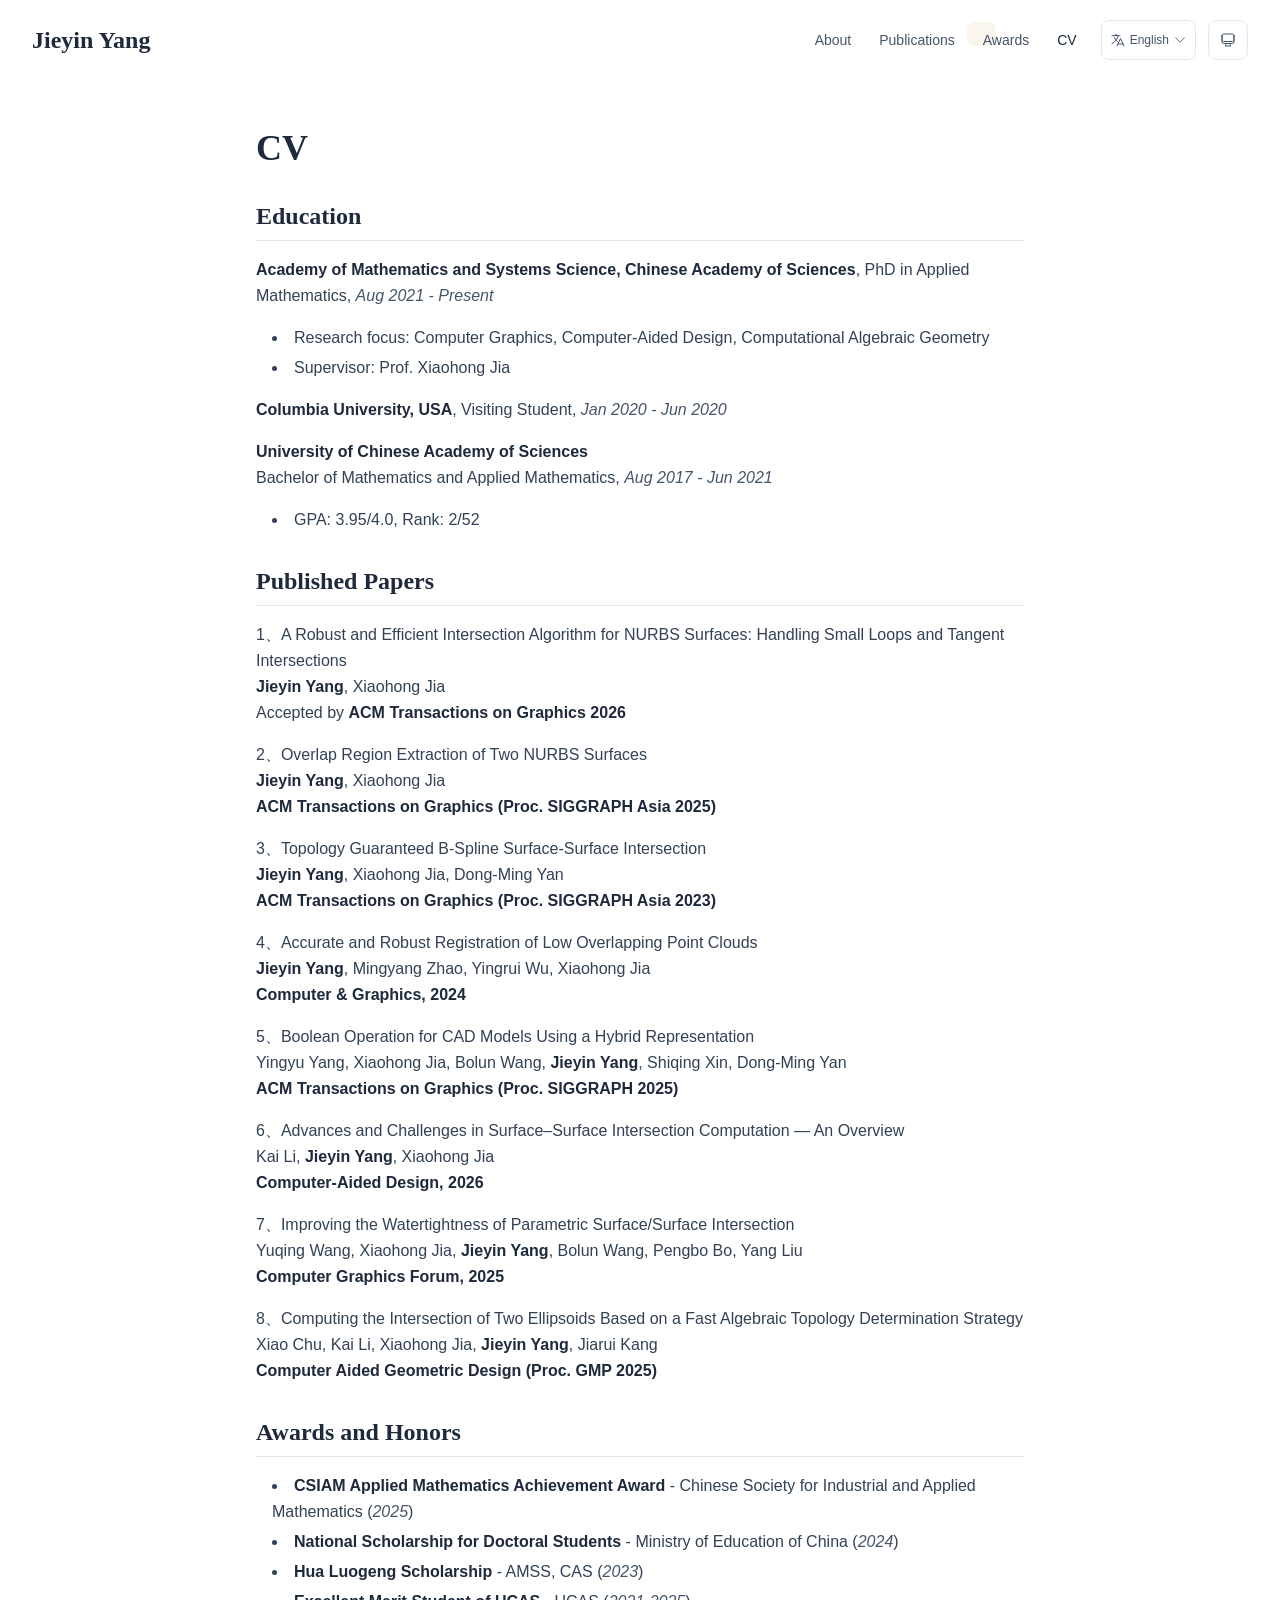
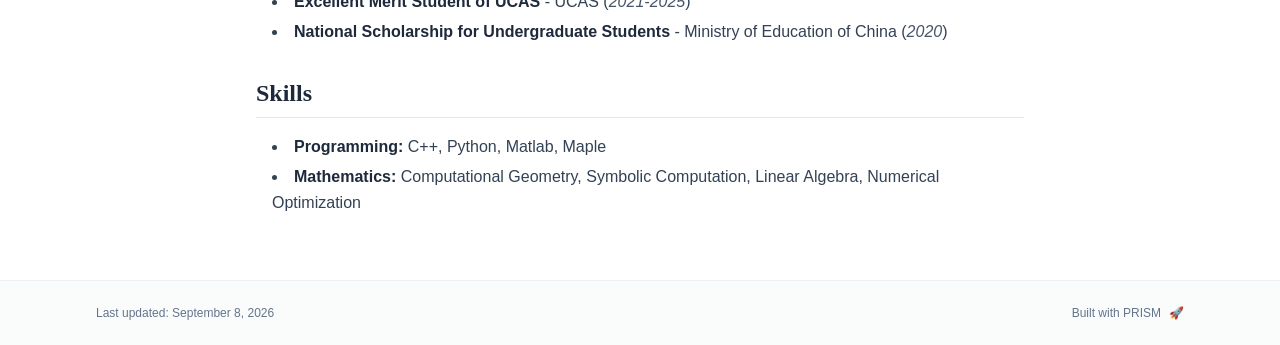
<file: cv/index.html>
<!DOCTYPE html><html lang="en" class="scroll-smooth"><head><meta charSet="utf-8"/><meta name="viewport" content="width=device-width, initial-scale=1"/><link rel="stylesheet" href="/_next/static/css/a105463da531fa47.css" data-precedence="next"/><link rel="preload" as="script" fetchPriority="low" href="/_next/static/chunks/webpack-af78f5c2c11af041.js"/><script src="/_next/static/chunks/4bd1b696-70b6d399998de86a.js" async=""></script><script src="/_next/static/chunks/684-5aaa8290a129f299.js" async=""></script><script src="/_next/static/chunks/main-app-98433ea783507eb0.js" async=""></script><script src="/_next/static/chunks/461-a9a5d7b05a71d978.js" async=""></script><script src="/_next/static/chunks/874-6cc630662f3664af.js" async=""></script><script src="/_next/static/chunks/291-e39730cc9327e39b.js" async=""></script><script src="/_next/static/chunks/app/layout-fa8da1b787d8cdd3.js" async=""></script><script src="/_next/static/chunks/178-595a94b9af1e67b5.js" async=""></script><script src="/_next/static/chunks/748-14f86b4fdbc72a17.js" async=""></script><script src="/_next/static/chunks/app/%5Bslug%5D/page-9c029fddc48fbf4d.js" async=""></script><link rel="icon" href="/favicon.svg" type="image/svg+xml"/><link rel="dns-prefetch" href="https://jialeliu.com"/><link rel="preconnect" href="https://jialeliu.com" crossorigin=""/><link rel="preload" as="font" type="font/woff2" href="https://jialeliu.com/fonts/georgiab.woff2" crossorigin=""/><script>
              try {
                const theme = localStorage.getItem('theme-storage');
                const parsed = theme ? JSON.parse(theme) : null;
                const setting = parsed?.state?.theme || 'system';
                const prefersDark = typeof window !== 'undefined' && window.matchMedia && window.matchMedia('(prefers-color-scheme: dark)').matches;
                const effective = setting === 'dark' ? 'dark' : (setting === 'light' ? 'light' : (prefersDark ? 'dark' : 'light'));
                var root = document.documentElement;
                root.classList.add(effective);
                root.setAttribute('data-theme', effective);
              } catch (e) {
                var root = document.documentElement;
                root.classList.add('light');
                root.setAttribute('data-theme', 'light');
              }
            </script><script>
    try {
      const cfg = {"enabled":true,"locales":["zh","en"],"defaultLocale":"en","mode":"auto","fixedLocale":"en","persist":true,"switcher":true,"labels":{"zh":"中文","en":"English"}};
      const storageKey = 'locale-storage';
      const normalize = (value) => typeof value === 'string' ? value.trim().replace('_', '-').toLowerCase() : '';
      const matchLocale = (candidate) => {
        const normalized = normalize(candidate);
        if (!normalized) return null;
        if (cfg.locales.includes(normalized)) return normalized;
        const language = normalized.split('-')[0];
        if (cfg.locales.includes(language)) return language;
        return null;
      };

      let resolved = null;

      if (cfg.persist) {
        resolved = matchLocale(localStorage.getItem(storageKey));
      }

      if (!resolved) {
        if (cfg.mode === 'fixed') {
          resolved = cfg.fixedLocale;
        } else {
          resolved = matchLocale(navigator.language);
        }
      }

      if (!resolved) {
        resolved = cfg.defaultLocale;
      }

      const root = document.documentElement;
      root.lang = resolved;
      root.setAttribute('data-locale', resolved);

      if (cfg.persist) {
        localStorage.setItem(storageKey, resolved);
      }
    } catch (e) {
      const root = document.documentElement;
      root.lang = 'en';
      root.setAttribute('data-locale', 'en');
    }
  </script><title>CV | Jieyin Yang</title><meta name="author" content="Jieyin Yang"/><meta name="keywords" content="Jieyin Yang,Postdoc,Postdoctoral Researcher,Computer Graphics,Computer-Aided Design,Research,ETH Zurich"/><meta name="creator" content="Jieyin Yang"/><meta name="publisher" content="Jieyin Yang"/><meta property="og:title" content="Jieyin Yang"/><meta property="og:description" content="Postdoc at Interactive Geometry Lab (IGL), ETH Zurich"/><meta property="og:site_name" content="Jieyin Yang&#x27;s Academic Website"/><meta property="og:locale" content="en_US"/><meta property="og:type" content="website"/><meta name="twitter:card" content="summary"/><meta name="twitter:title" content="Jieyin Yang"/><meta name="twitter:description" content="Postdoc at Interactive Geometry Lab (IGL), ETH Zurich"/><link rel="icon" href="/favicon.svg"/><script>document.querySelectorAll('body link[rel="icon"], body link[rel="apple-touch-icon"]').forEach(el => document.head.appendChild(el))</script><script src="/_next/static/chunks/polyfills-42372ed130431b0a.js" noModule=""></script></head><body class="font-sans antialiased"><div style="visibility:hidden"><nav class="fixed top-0 left-0 right-0 z-50" data-headlessui-state=""><div class="transition-all duration-300 ease-out bg-transparent" style="transform:translateY(-100px)"><div class="max-w-7xl mx-auto px-4 sm:px-6 lg:px-8"><div class="flex justify-between items-center h-16 lg:h-20"><div class="flex-shrink-0" tabindex="0"><a class="text-xl lg:text-2xl font-serif font-semibold text-primary hover:text-accent transition-colors duration-200" href="/">Jieyin Yang</a></div><div class="hidden lg:block"><div class="ml-10 flex items-center space-x-3"><div class="relative flex items-baseline space-x-1"><a data-nav-href="/" class="relative px-3 py-2 text-sm font-medium rounded-lg transition-colors duration-150 text-neutral-600" href="/">About</a><a data-nav-href="/publications" class="relative px-3 py-2 text-sm font-medium rounded-lg transition-colors duration-150 text-neutral-600" href="/publications/">Publications</a><a data-nav-href="/awards" class="relative px-3 py-2 text-sm font-medium rounded-lg transition-colors duration-150 text-neutral-600" href="/awards/">Awards</a><a data-nav-href="/cv" class="relative px-3 py-2 text-sm font-medium rounded-lg transition-colors duration-150 text-primary" href="/cv/">CV</a></div><div class="flex items-center justify-center w-14 h-10 rounded-lg border border-neutral-200 dark:border-[rgba(148,163,184,0.24)] bg-background dark:bg-neutral-800"><div class="w-6 h-4 rounded bg-neutral-300 animate-pulse"></div></div><div class="flex items-center justify-center w-10 h-10 rounded-lg border border-neutral-200 dark:border-[rgba(148,163,184,0.24)] bg-background dark:bg-neutral-800"><div class="w-4 h-4 rounded-full bg-neutral-300 animate-pulse"></div></div></div></div><div class="lg:hidden flex items-center space-x-2"><div class="flex items-center justify-center w-14 h-10 rounded-lg border border-neutral-200 dark:border-[rgba(148,163,184,0.24)] bg-background dark:bg-neutral-800"><div class="w-6 h-4 rounded bg-neutral-300 animate-pulse"></div></div><div class="flex items-center justify-center w-10 h-10 rounded-lg border border-neutral-200 dark:border-[rgba(148,163,184,0.24)] bg-background dark:bg-neutral-800"><div class="w-4 h-4 rounded-full bg-neutral-300 animate-pulse"></div></div><button class="inline-flex items-center justify-center p-2 rounded-md text-neutral-600 hover:text-primary hover:bg-neutral-100 dark:hover:bg-neutral-800 focus:outline-none focus:ring-2 focus:ring-inset focus:ring-accent transition-colors duration-200" id="headlessui-disclosure-button-«R7pdb»" type="button" aria-expanded="false" data-headlessui-state=""><span class="sr-only">Open main menu</span><div><svg xmlns="http://www.w3.org/2000/svg" fill="none" viewBox="0 0 24 24" stroke-width="1.5" stroke="currentColor" aria-hidden="true" data-slot="icon" class="block h-6 w-6"><path stroke-linecap="round" stroke-linejoin="round" d="M3.75 6.75h16.5M3.75 12h16.5m-16.5 5.25h16.5"></path></svg></div></button></div></div></div></div></nav><main class="min-h-screen pt-16 lg:pt-20"><div class="max-w-4xl mx-auto px-4 sm:px-6 lg:px-8 py-12"><div class="max-w-3xl mx-auto" style="opacity:0;transform:translateY(20px)"><h1 class="text-4xl font-serif font-bold text-primary mb-4">CV</h1><div class="text-neutral-700 dark:text-neutral-600 leading-relaxed"><h2 class="text-2xl font-serif font-bold text-primary mt-8 mb-4 border-b border-neutral-200 dark:border-neutral-800 pb-2">Education</h2>
<p class="mb-4 last:mb-0"><strong class="font-semibold text-primary">Academy of Mathematics and Systems Science, Chinese Academy of Sciences</strong>, PhD in Applied Mathematics, <em class="italic text-neutral-600 dark:text-neutral-500">Aug 2021 - Present</em></p>
<ul class="list-disc list-inside mb-4 space-y-1 ml-4">
<li class="mb-1">Research focus: Computer Graphics, Computer-Aided Design, Computational Algebraic Geometry</li>
<li class="mb-1">Supervisor: Prof. Xiaohong Jia</li>
</ul>
<p class="mb-4 last:mb-0"><strong class="font-semibold text-primary">Columbia University, USA</strong>, Visiting Student, <em class="italic text-neutral-600 dark:text-neutral-500">Jan 2020 - Jun 2020</em></p>
<p class="mb-4 last:mb-0"><strong class="font-semibold text-primary">University of Chinese Academy of Sciences</strong><br/>
<!-- -->Bachelor of Mathematics and Applied Mathematics, <em class="italic text-neutral-600 dark:text-neutral-500">Aug 2017 - Jun 2021</em></p>
<ul class="list-disc list-inside mb-4 space-y-1 ml-4">
<li class="mb-1">GPA: 3.95/4.0, Rank: 2/52</li>
</ul>
<h2 class="text-2xl font-serif font-bold text-primary mt-8 mb-4 border-b border-neutral-200 dark:border-neutral-800 pb-2">Published Papers</h2>
<p class="mb-4 last:mb-0">1、A Robust and Efficient Intersection Algorithm for NURBS Surfaces: Handling Small Loops and Tangent Intersections<br/>
<strong class="font-semibold text-primary">Jieyin Yang</strong>, Xiaohong Jia<br/>
<!-- -->Accepted by <strong class="font-semibold text-primary">ACM Transactions on Graphics 2026</strong></p>
<p class="mb-4 last:mb-0">2、Overlap Region Extraction of Two NURBS Surfaces<br/>
<strong class="font-semibold text-primary">Jieyin Yang</strong>, Xiaohong Jia<br/>
<strong class="font-semibold text-primary">ACM Transactions on Graphics (Proc. SIGGRAPH Asia 2025)</strong></p>
<p class="mb-4 last:mb-0">3、Topology Guaranteed B-Spline Surface-Surface Intersection<br/>
<strong class="font-semibold text-primary">Jieyin Yang</strong>, Xiaohong Jia, Dong-Ming Yan<br/>
<strong class="font-semibold text-primary">ACM Transactions on Graphics (Proc. SIGGRAPH Asia 2023)</strong></p>
<p class="mb-4 last:mb-0">4、Accurate and Robust Registration of Low Overlapping Point Clouds<br/>
<strong class="font-semibold text-primary">Jieyin Yang</strong>, Mingyang Zhao, Yingrui Wu, Xiaohong Jia<br/>
<strong class="font-semibold text-primary">Computer &amp; Graphics, 2024</strong></p>
<p class="mb-4 last:mb-0">5、Boolean Operation for CAD Models Using a Hybrid Representation<br/>
<!-- -->Yingyu Yang, Xiaohong Jia, Bolun Wang, <strong class="font-semibold text-primary">Jieyin Yang</strong>, Shiqing Xin, Dong-Ming Yan<br/>
<strong class="font-semibold text-primary">ACM Transactions on Graphics (Proc. SIGGRAPH 2025)</strong></p>
<p class="mb-4 last:mb-0">6、Advances and Challenges in Surface–Surface Intersection Computation — An Overview<br/>
<!-- -->Kai Li, <strong class="font-semibold text-primary">Jieyin Yang</strong>, Xiaohong Jia<br/>
<strong class="font-semibold text-primary">Computer-Aided Design, 2026</strong></p>
<p class="mb-4 last:mb-0">7、Improving the Watertightness of Parametric Surface/Surface Intersection<br/>
<!-- -->Yuqing Wang, Xiaohong Jia, <strong class="font-semibold text-primary">Jieyin Yang</strong>, Bolun Wang, Pengbo Bo, Yang Liu<br/>
<strong class="font-semibold text-primary">Computer Graphics Forum, 2025</strong></p>
<p class="mb-4 last:mb-0">8、Computing the Intersection of Two Ellipsoids Based on a Fast Algebraic Topology Determination Strategy<br/>
<!-- -->Xiao Chu, Kai Li, Xiaohong Jia, <strong class="font-semibold text-primary">Jieyin Yang</strong>, Jiarui Kang<br/>
<strong class="font-semibold text-primary">Computer Aided Geometric Design (Proc. GMP 2025)</strong></p>
<h2 class="text-2xl font-serif font-bold text-primary mt-8 mb-4 border-b border-neutral-200 dark:border-neutral-800 pb-2">Awards and Honors</h2>
<ul class="list-disc list-inside mb-4 space-y-1 ml-4">
<li class="mb-1"><strong class="font-semibold text-primary">CSIAM Applied Mathematics Achievement Award</strong> - Chinese Society for Industrial and Applied Mathematics (<em class="italic text-neutral-600 dark:text-neutral-500">2025</em>)</li>
<li class="mb-1"><strong class="font-semibold text-primary">National Scholarship for Doctoral Students</strong> - Ministry of Education of China (<em class="italic text-neutral-600 dark:text-neutral-500">2024</em>)</li>
<li class="mb-1"><strong class="font-semibold text-primary">Hua Luogeng Scholarship</strong> - AMSS, CAS (<em class="italic text-neutral-600 dark:text-neutral-500">2023</em>)</li>
<li class="mb-1"><strong class="font-semibold text-primary">Excellent Merit Student of UCAS</strong> - UCAS (<em class="italic text-neutral-600 dark:text-neutral-500">2021-2025</em>)</li>
<li class="mb-1"><strong class="font-semibold text-primary">National Scholarship for Undergraduate Students</strong> - Ministry of Education of China (<em class="italic text-neutral-600 dark:text-neutral-500">2020</em>)</li>
</ul>
<h2 class="text-2xl font-serif font-bold text-primary mt-8 mb-4 border-b border-neutral-200 dark:border-neutral-800 pb-2">Skills</h2>
<ul class="list-disc list-inside mb-4 space-y-1 ml-4">
<li class="mb-1"><strong class="font-semibold text-primary">Programming:</strong> C++, Python, Matlab, Maple</li>
<li class="mb-1"><strong class="font-semibold text-primary">Mathematics:</strong> Computational Geometry, Symbolic Computation, Linear Algebra, Numerical Optimization</li>
</ul></div></div></div><!--$--><!--/$--><!--$--><!--/$--></main><footer class="border-t border-neutral-200/50 bg-neutral-50/50 dark:bg-neutral-900/50 dark:border-neutral-700/50"><div class="max-w-6xl mx-auto px-4 sm:px-6 lg:px-8 py-6"><div class="flex flex-col sm:flex-row justify-between items-center gap-2"><p class="text-xs text-neutral-500">Last updated<!-- -->: <!-- -->September 8, 2026</p><p class="text-xs text-neutral-500 flex items-center"><a href="https://github.com/xyjoey/PRISM" target="_blank" rel="noopener noreferrer">Built with PRISM</a><span class="ml-2">🚀</span></p></div></div></footer></div><script src="/_next/static/chunks/webpack-af78f5c2c11af041.js" async=""></script><script>(self.__next_f=self.__next_f||[]).push([0])</script><script>self.__next_f.push([1,"1:\"$Sreact.fragment\"\n3:I[3719,[\"461\",\"static/chunks/461-a9a5d7b05a71d978.js\",\"874\",\"static/chunks/874-6cc630662f3664af.js\",\"291\",\"static/chunks/291-e39730cc9327e39b.js\",\"177\",\"static/chunks/app/layout-fa8da1b787d8cdd3.js\"],\"ThemeProvider\"]\n4:I[310,[\"461\",\"static/chunks/461-a9a5d7b05a71d978.js\",\"874\",\"static/chunks/874-6cc630662f3664af.js\",\"291\",\"static/chunks/291-e39730cc9327e39b.js\",\"177\",\"static/chunks/app/layout-fa8da1b787d8cdd3.js\"],\"LocaleProvider\"]\n5:I[4574,[\"461\",\"static/chunks/461-a9a5d7b05a71d978.js\",\"874\",\"static/chunks/874-6cc630662f3664af.js\",\"291\",\"static/chunks/291-e39730cc9327e39b.js\",\"177\",\"static/chunks/app/layout-fa8da1b787d8cdd3.js\"],\"default\"]\n6:I[7555,[],\"\"]\n7:I[1295,[],\"\"]\n8:I[2548,[\"461\",\"static/chunks/461-a9a5d7b05a71d978.js\",\"874\",\"static/chunks/874-6cc630662f3664af.js\",\"291\",\"static/chunks/291-e39730cc9327e39b.js\",\"177\",\"static/chunks/app/layout-fa8da1b787d8cdd3.js\"],\"default\"]\na:I[9665,[],\"MetadataBoundary\"]\nc:I[9665,[],\"OutletBoundary\"]\nf:I[4911,[],\"AsyncMetadataOutlet\"]\n11:I[9665,[],\"ViewportBoundary\"]\n13:I[6614,[],\"\"]\n:HL[\"/_next/static/css/a105463da531fa47.css\",\"style\"]\n2:T590,\n    try {\n      const cfg = {\"enabled\":true,\"locales\":[\"zh\",\"en\"],\"defaultLocale\":\"en\",\"mode\":\"auto\",\"fixedLocale\":\"en\",\"persist\":true,\"switcher\":true,\"labels\":{\"zh\":\"中文\",\"en\":\"English\"}};\n      const storageKey = 'locale-storage';\n      const normalize = (value) =\u003e typeof value === 'string' ? value.trim().replace('_', '-').toLowerCase() : '';\n      const matchLocale = (candidate) =\u003e {\n        const normalized = normalize(candidate);\n        if (!normalized) return null;\n        if (cfg.locales.includes(normalized)) return normalized;\n        const language = normalized.split('-')[0];\n        if (cfg.locales.includes(language)) return language;\n        return null;\n      };\n\n      let resolved = null;\n\n      if (cfg.persist) {\n        resolved = matchLocale(localStorage.getItem(storageKey));\n      }\n\n      if (!resolved) {\n        if (cfg.mode === 'fixed') {\n          resolved = cfg.fixedLocale;\n        }"])</script><script>self.__next_f.push([1," else {\n          resolved = matchLocale(navigator.language);\n        }\n      }\n\n      if (!resolved) {\n        resolved = cfg.defaultLocale;\n      }\n\n      const root = document.documentElement;\n      root.lang = resolved;\n      root.setAttribute('data-locale', resolved);\n\n      if (cfg.persist) {\n        localStorage.setItem(storageKey, resolved);\n      }\n    } catch (e) {\n      const root = document.documentElement;\n      root.lang = 'en';\n      root.setAttribute('data-locale', 'en');\n    }\n  "])</script><script>self.__next_f.push([1,"0:{\"P\":null,\"b\":\"ElczMSuQpnkO0IZqj1v9i\",\"p\":\"\",\"c\":[\"\",\"cv\",\"\"],\"i\":false,\"f\":[[[\"\",{\"children\":[[\"slug\",\"cv\",\"d\"],{\"children\":[\"__PAGE__\",{}]}]},\"$undefined\",\"$undefined\",true],[\"\",[\"$\",\"$1\",\"c\",{\"children\":[[[\"$\",\"link\",\"0\",{\"rel\":\"stylesheet\",\"href\":\"/_next/static/css/a105463da531fa47.css\",\"precedence\":\"next\",\"crossOrigin\":\"$undefined\",\"nonce\":\"$undefined\"}]],[\"$\",\"html\",null,{\"lang\":\"en\",\"className\":\"scroll-smooth\",\"suppressHydrationWarning\":true,\"children\":[[\"$\",\"head\",null,{\"children\":[[\"$\",\"link\",null,{\"rel\":\"icon\",\"href\":\"/favicon.svg\",\"type\":\"image/svg+xml\"}],[\"$\",\"link\",null,{\"rel\":\"dns-prefetch\",\"href\":\"https://jialeliu.com\"}],[\"$\",\"link\",null,{\"rel\":\"preconnect\",\"href\":\"https://jialeliu.com\",\"crossOrigin\":\"\"}],[\"$\",\"link\",null,{\"rel\":\"preload\",\"as\":\"font\",\"type\":\"font/woff2\",\"href\":\"https://jialeliu.com/fonts/georgiab.woff2\",\"crossOrigin\":\"\"}],[\"$\",\"script\",null,{\"dangerouslySetInnerHTML\":{\"__html\":\"\\n              try {\\n                const theme = localStorage.getItem('theme-storage');\\n                const parsed = theme ? JSON.parse(theme) : null;\\n                const setting = parsed?.state?.theme || 'system';\\n                const prefersDark = typeof window !== 'undefined' \u0026\u0026 window.matchMedia \u0026\u0026 window.matchMedia('(prefers-color-scheme: dark)').matches;\\n                const effective = setting === 'dark' ? 'dark' : (setting === 'light' ? 'light' : (prefersDark ? 'dark' : 'light'));\\n                var root = document.documentElement;\\n                root.classList.add(effective);\\n                root.setAttribute('data-theme', effective);\\n              } catch (e) {\\n                var root = document.documentElement;\\n                root.classList.add('light');\\n                root.setAttribute('data-theme', 'light');\\n              }\\n            \"}}],[\"$\",\"script\",null,{\"dangerouslySetInnerHTML\":{\"__html\":\"$2\"}}]]}],[\"$\",\"body\",null,{\"className\":\"font-sans antialiased\",\"children\":[\"$\",\"$L3\",null,{\"children\":[\"$\",\"$L4\",null,{\"config\":{\"enabled\":true,\"locales\":[\"zh\",\"en\"],\"defaultLocale\":\"en\",\"mode\":\"auto\",\"fixedLocale\":\"en\",\"persist\":true,\"switcher\":true,\"labels\":{\"zh\":\"中文\",\"en\":\"English\"}},\"children\":[[\"$\",\"$L5\",null,{\"items\":[{\"title\":\"About\",\"type\":\"page\",\"target\":\"about\",\"href\":\"/\"},{\"title\":\"Publications\",\"type\":\"page\",\"target\":\"publications\",\"href\":\"/publications\"},{\"title\":\"Awards\",\"type\":\"page\",\"target\":\"awards\",\"href\":\"/awards\"},{\"title\":\"CV\",\"type\":\"page\",\"target\":\"cv\",\"href\":\"/cv\"}],\"siteTitle\":\"Jieyin Yang\",\"enableOnePageMode\":false,\"i18n\":\"$0:f:0:1:1:props:children:1:props:children:1:props:children:props:children:props:config\",\"itemsByLocale\":{\"zh\":[{\"title\":\"关于我\",\"type\":\"page\",\"target\":\"about\",\"href\":\"/\"},{\"title\":\"论文\",\"type\":\"page\",\"target\":\"publications\",\"href\":\"/publications\"},{\"title\":\"奖项\",\"type\":\"page\",\"target\":\"awards\",\"href\":\"/awards\"},{\"title\":\"简历\",\"type\":\"page\",\"target\":\"cv\",\"href\":\"/cv\"}],\"en\":[{\"title\":\"About\",\"type\":\"page\",\"target\":\"about\",\"href\":\"/\"},{\"title\":\"Publications\",\"type\":\"page\",\"target\":\"publications\",\"href\":\"/publications\"},{\"title\":\"Awards\",\"type\":\"page\",\"target\":\"awards\",\"href\":\"/awards\"},{\"title\":\"CV\",\"type\":\"page\",\"target\":\"cv\",\"href\":\"/cv\"}]},\"siteTitleByLocale\":{\"zh\":\"杨婕吟\",\"en\":\"Jieyin Yang\"}}],[\"$\",\"main\",null,{\"className\":\"min-h-screen pt-16 lg:pt-20\",\"children\":[\"$\",\"$L6\",null,{\"parallelRouterKey\":\"children\",\"error\":\"$undefined\",\"errorStyles\":\"$undefined\",\"errorScripts\":\"$undefined\",\"template\":[\"$\",\"$L7\",null,{}],\"templateStyles\":\"$undefined\",\"templateScripts\":\"$undefined\",\"notFound\":[[[\"$\",\"title\",null,{\"children\":\"404: This page could not be found.\"}],[\"$\",\"div\",null,{\"style\":{\"fontFamily\":\"system-ui,\\\"Segoe UI\\\",Roboto,Helvetica,Arial,sans-serif,\\\"Apple Color Emoji\\\",\\\"Segoe UI Emoji\\\"\",\"height\":\"100vh\",\"textAlign\":\"center\",\"display\":\"flex\",\"flexDirection\":\"column\",\"alignItems\":\"center\",\"justifyContent\":\"center\"},\"children\":[\"$\",\"div\",null,{\"children\":[[\"$\",\"style\",null,{\"dangerouslySetInnerHTML\":{\"__html\":\"body{color:#000;background:#fff;margin:0}.next-error-h1{border-right:1px solid rgba(0,0,0,.3)}@media (prefers-color-scheme:dark){body{color:#fff;background:#000}.next-error-h1{border-right:1px solid rgba(255,255,255,.3)}}\"}}],[\"$\",\"h1\",null,{\"className\":\"next-error-h1\",\"style\":{\"display\":\"inline-block\",\"margin\":\"0 20px 0 0\",\"padding\":\"0 23px 0 0\",\"fontSize\":24,\"fontWeight\":500,\"verticalAlign\":\"top\",\"lineHeight\":\"49px\"},\"children\":404}],[\"$\",\"div\",null,{\"style\":{\"display\":\"inline-block\"},\"children\":[\"$\",\"h2\",null,{\"style\":{\"fontSize\":14,\"fontWeight\":400,\"lineHeight\":\"49px\",\"margin\":0},\"children\":\"This page could not be found.\"}]}]]}]}]],[]],\"forbidden\":\"$undefined\",\"unauthorized\":\"$undefined\"}]}],[\"$\",\"$L8\",null,{\"lastUpdated\":\"September 8, 2026\",\"lastUpdatedByLocale\":{\"zh\":\"2026年09月08日\",\"en\":\"September 8, 2026\"},\"defaultLocale\":\"en\"}]]}]}]}]]}]]}],{\"children\":[[\"slug\",\"cv\",\"d\"],[\"$\",\"$1\",\"c\",{\"children\":[null,[\"$\",\"$L6\",null,{\"parallelRouterKey\":\"children\",\"error\":\"$undefined\",\"errorStyles\":\"$undefined\",\"errorScripts\":\"$undefined\",\"template\":[\"$\",\"$L7\",null,{}],\"templateStyles\":\"$undefined\",\"templateScripts\":\"$undefined\",\"notFound\":\"$undefined\",\"forbidden\":\"$undefined\",\"unauthorized\":\"$undefined\"}]]}],{\"children\":[\"__PAGE__\",[\"$\",\"$1\",\"c\",{\"children\":[\"$L9\",[\"$\",\"$La\",null,{\"children\":\"$Lb\"}],null,[\"$\",\"$Lc\",null,{\"children\":[\"$Ld\",\"$Le\",[\"$\",\"$Lf\",null,{\"promise\":\"$@10\"}]]}]]}],{},null,false]},null,false]},null,false],[\"$\",\"$1\",\"h\",{\"children\":[null,[\"$\",\"$1\",\"jQMetkTEofsgFtEfbGmCy\",{\"children\":[[\"$\",\"$L11\",null,{\"children\":\"$L12\"}],null]}],null]}],false]],\"m\":\"$undefined\",\"G\":[\"$13\",\"$undefined\"],\"s\":false,\"S\":true}\n"])</script><script>self.__next_f.push([1,"14:\"$Sreact.suspense\"\n15:I[4911,[],\"AsyncMetadata\"]\n17:I[2382,[\"461\",\"static/chunks/461-a9a5d7b05a71d978.js\",\"178\",\"static/chunks/178-595a94b9af1e67b5.js\",\"748\",\"static/chunks/748-14f86b4fdbc72a17.js\",\"182\",\"static/chunks/app/%5Bslug%5D/page-9c029fddc48fbf4d.js\"],\"default\"]\nb:[\"$\",\"$14\",null,{\"fallback\":null,\"children\":[\"$\",\"$L15\",null,{\"promise\":\"$@16\"}]}]\n18:Te3b,"])</script><script>self.__next_f.push([1,"## 教育背景\r\n\r\n**中国科学院数学与系统科学研究院**，应用数学博士，*2021.08 - 至今*\r\n- 研究方向：计算机图形学，计算机辅助设计，计算代数几何\r\n- 导师：贾晓红研究员\r\n\r\n**美国哥伦比亚大学**，访问学生，*2020.01 - 2020.06*\r\n\r\n**中国科学院大学**，数学与应用数学学士，*2017.08 - 2021.06*\r\n- GPA：3.95/4.0, 排名：2/52\r\n\r\n## 发表论文\r\n\r\n   1、 A Robust and Efficient Intersection Algorithm for NURBS Surfaces: Handling Small Loops and Tangent Intersections  \r\n   **Jieyin Yang**, Xiaohong Jia  \r\n   Accepted by **ACM Transactions on Graphics 2026**\r\n\r\n\r\n   2、Overlap Region Extraction of Two NURBS Surfaces  \r\n   **Jieyin Yang**, Xiaohong Jia  \r\n   **ACM Transactions on Graphics (Proc. SIGGRAPH Asia 2025)**\r\n\r\n\r\n   3、Topology Guaranteed B-Spline Surface-Surface Intersection  \r\n   **Jieyin Yang**, Xiaohong Jia, Dong-Ming Yan  \r\n   **ACM Transactions on Graphics (Proc. SIGGRAPH Asia 2023)**\r\n\r\n\r\n   4、Accurate and Robust Registration of Low Overlapping Point Clouds  \r\n   **Jieyin Yang**, Mingyang Zhao, Yingrui Wu, Xiaohong Jia  \r\n   **Computer \u0026 Graphics, 2024**\r\n\r\n\r\n   5、Boolean Operation for CAD Models Using a Hybrid Representation  \r\n   Yingyu Yang, Xiaohong Jia, Bolun Wang, **Jieyin Yang**, Shiqing Xin, Dong-Ming Yan  \r\n   **ACM Transactions on Graphics (Proc. SIGGRAPH 2025)**\r\n\r\n\r\n   6、Advances and Challenges in Surface–Surface Intersection Computation — An Overview  \r\n   Kai Li, **Jieyin Yang**, Xiaohong Jia  \r\n   **Computer-Aided Design, 2026**\r\n\r\n\r\n   7、Improving the Watertightness of Parametric Surface/Surface Intersection  \r\n   Yuqing Wang, Xiaohong Jia, **Jieyin Yang**, Bolun Wang, Pengbo Bo, Yang Liu  \r\n   **Computer Graphics Forum, 2025**\r\n\r\n\r\n   8、Computing the Intersection of Two Ellipsoids Based on a Fast Algebraic Topology Determination Strategy\r\n   Xiao Chu, Kai Li, Xiaohong Jia, **Jieyin Yang**, Jiarui Kang  \r\n   **Computer Aided Geometric Design (Proc. GMP 2025)**\r\n\r\n## 专利\r\n\r\n- 贾晓红，**杨婕吟**，“基于NURBS曲面快速求交算法的CAD模型构建方法”，专利号：202310911850.6\r\n- 贾晓红，**杨婕吟**，“三维模型的曲面重叠区域检测方法及装置、介质及设备”，已受理。\r\n- 贾晓红，**杨婕吟**，“用于计算机辅助设计系统中的曲面求交方法及相关设备”，已受理。\r\n\r\n## 软件著作权\r\n\r\n- 贾晓红，**杨婕吟**，自由曲面求交系统。\r\n\r\n## 科研项目\r\n\r\n- 参与国家重点研发计划“三维CAD几何引擎与研发平台构建”（*2021--2023*）\r\n- 参与国家重点研发计划“自由曲线曲面设计与求交理论与方法”（*2021--2024*）\r\n- 参与中国科学院战略性先导科技专项B类项目“工业软件CAX一体化的先进计算内核”（*2023--至今*）\r\n- 参与国家自然科学基金重大项目“融合设计与仿真的新一代几何引擎”（*2025--至今*）\r\n- 参与国家重点研发计划“面向CAD内核的曲线曲面求交理论与软件”（*2025--至今*）\r\n\r\n\r\n## 奖项与荣誉\r\n\r\n- **CSIAM应用数学落地成果奖** - 中国工业与应用数学学会 (*2025*)\r\n- **博士研究生国家奖学金** - 中华人民共和国教育部 (*2024*)\r\n- **华罗庚奖学金** - 中国科学院数学与系统科学研究院 (*2023*)\r\n- **中国科学院大学三好学生** - 中国科学院大学 (*2021-2025*)\r\n- **本科生国家奖学金** - 中华人民共和国教育部 (*2020*)\r\n\r\n## 技能\r\n\r\n- **编程：** C++, Python, Matlab, Maple\r\n- **数学：** 计算几何、符号计算、线性代数、数值优化\r\n\r\n"])</script><script>self.__next_f.push([1,"19:Ta9f,"])</script><script>self.__next_f.push([1,"## Education\r\n\r\n**Academy of Mathematics and Systems Science, Chinese Academy of Sciences**, PhD in Applied Mathematics, *Aug 2021 - Present*\r\n- Research focus: Computer Graphics, Computer-Aided Design, Computational Algebraic Geometry\r\n- Supervisor: Prof. Xiaohong Jia  \r\n\r\n**Columbia University, USA**, Visiting Student, *Jan 2020 - Jun 2020*\r\n\r\n**University of Chinese Academy of Sciences**  \r\nBachelor of Mathematics and Applied Mathematics, *Aug 2017 - Jun 2021*  \r\n- GPA: 3.95/4.0, Rank: 2/52 \r\n\r\n## Published Papers\r\n\r\n1、A Robust and Efficient Intersection Algorithm for NURBS Surfaces: Handling Small Loops and Tangent Intersections  \r\n   **Jieyin Yang**, Xiaohong Jia  \r\n   Accepted by **ACM Transactions on Graphics 2026**  \r\n\r\n2、Overlap Region Extraction of Two NURBS Surfaces  \r\n   **Jieyin Yang**, Xiaohong Jia  \r\n   **ACM Transactions on Graphics (Proc. SIGGRAPH Asia 2025)**  \r\n\r\n3、Topology Guaranteed B-Spline Surface-Surface Intersection  \r\n   **Jieyin Yang**, Xiaohong Jia, Dong-Ming Yan  \r\n   **ACM Transactions on Graphics (Proc. SIGGRAPH Asia 2023)**  \r\n\r\n4、Accurate and Robust Registration of Low Overlapping Point Clouds  \r\n   **Jieyin Yang**, Mingyang Zhao, Yingrui Wu, Xiaohong Jia  \r\n   **Computer \u0026 Graphics, 2024**  \r\n\r\n5、Boolean Operation for CAD Models Using a Hybrid Representation  \r\n   Yingyu Yang, Xiaohong Jia, Bolun Wang, **Jieyin Yang**, Shiqing Xin, Dong-Ming Yan  \r\n   **ACM Transactions on Graphics (Proc. SIGGRAPH 2025)**  \r\n\r\n6、Advances and Challenges in Surface–Surface Intersection Computation — An Overview  \r\n   Kai Li, **Jieyin Yang**, Xiaohong Jia  \r\n   **Computer-Aided Design, 2026**  \r\n\r\n7、Improving the Watertightness of Parametric Surface/Surface Intersection  \r\n   Yuqing Wang, Xiaohong Jia, **Jieyin Yang**, Bolun Wang, Pengbo Bo, Yang Liu  \r\n   **Computer Graphics Forum, 2025**  \r\n\r\n8、Computing the Intersection of Two Ellipsoids Based on a Fast Algebraic Topology Determination Strategy  \r\n   Xiao Chu, Kai Li, Xiaohong Jia, **Jieyin Yang**, Jiarui Kang  \r\n   **Computer Aided Geometric Design (Proc. GMP 2025)**  \r\n\r\n## Awards and Honors\r\n\r\n- **CSIAM Applied Mathematics Achievement Award** - Chinese Society for Industrial and Applied Mathematics (*2025*)  \r\n- **National Scholarship for Doctoral Students** - Ministry of Education of China (*2024*)  \r\n- **Hua Luogeng Scholarship** - AMSS, CAS (*2023*)  \r\n- **Excellent Merit Student of UCAS** - UCAS (*2021-2025*)  \r\n- **National Scholarship for Undergraduate Students** - Ministry of Education of China (*2020*)  \r\n\r\n## Skills\r\n\r\n- **Programming:** C++, Python, Matlab, Maple  \r\n- **Mathematics:** Computational Geometry, Symbolic Computation, Linear Algebra, Numerical Optimization  \r\n"])</script><script>self.__next_f.push([1,"9:[\"$\",\"$L17\",null,{\"dataByLocale\":{\"zh\":{\"type\":\"text\",\"config\":{\"type\":\"text\",\"title\":\"简历\",\"source\":\"cv.md\"},\"content\":\"$18\"},\"en\":{\"type\":\"text\",\"config\":{\"type\":\"text\",\"title\":\"CV\",\"source\":\"cv.md\"},\"content\":\"$19\"}},\"defaultLocale\":\"en\"}]\n"])</script><script>self.__next_f.push([1,"e:null\n"])</script><script>self.__next_f.push([1,"12:[[\"$\",\"meta\",\"0\",{\"charSet\":\"utf-8\"}],[\"$\",\"meta\",\"1\",{\"name\":\"viewport\",\"content\":\"width=device-width, initial-scale=1\"}]]\nd:null\n"])</script><script>self.__next_f.push([1,"16:{\"metadata\":[[\"$\",\"title\",\"0\",{\"children\":\"CV | Jieyin Yang\"}],[\"$\",\"meta\",\"1\",{\"name\":\"author\",\"content\":\"Jieyin Yang\"}],[\"$\",\"meta\",\"2\",{\"name\":\"keywords\",\"content\":\"Jieyin Yang,Postdoc,Postdoctoral Researcher,Computer Graphics,Computer-Aided Design,Research,ETH Zurich\"}],[\"$\",\"meta\",\"3\",{\"name\":\"creator\",\"content\":\"Jieyin Yang\"}],[\"$\",\"meta\",\"4\",{\"name\":\"publisher\",\"content\":\"Jieyin Yang\"}],[\"$\",\"meta\",\"5\",{\"property\":\"og:title\",\"content\":\"Jieyin Yang\"}],[\"$\",\"meta\",\"6\",{\"property\":\"og:description\",\"content\":\"Postdoc at Interactive Geometry Lab (IGL), ETH Zurich\"}],[\"$\",\"meta\",\"7\",{\"property\":\"og:site_name\",\"content\":\"Jieyin Yang's Academic Website\"}],[\"$\",\"meta\",\"8\",{\"property\":\"og:locale\",\"content\":\"en_US\"}],[\"$\",\"meta\",\"9\",{\"property\":\"og:type\",\"content\":\"website\"}],[\"$\",\"meta\",\"10\",{\"name\":\"twitter:card\",\"content\":\"summary\"}],[\"$\",\"meta\",\"11\",{\"name\":\"twitter:title\",\"content\":\"Jieyin Yang\"}],[\"$\",\"meta\",\"12\",{\"name\":\"twitter:description\",\"content\":\"Postdoc at Interactive Geometry Lab (IGL), ETH Zurich\"}],[\"$\",\"link\",\"13\",{\"rel\":\"icon\",\"href\":\"/favicon.svg\"}]],\"error\":null,\"digest\":\"$undefined\"}\n10:{\"metadata\":\"$16:metadata\",\"error\":null,\"digest\":\"$undefined\"}\n"])</script></body></html>
</file>
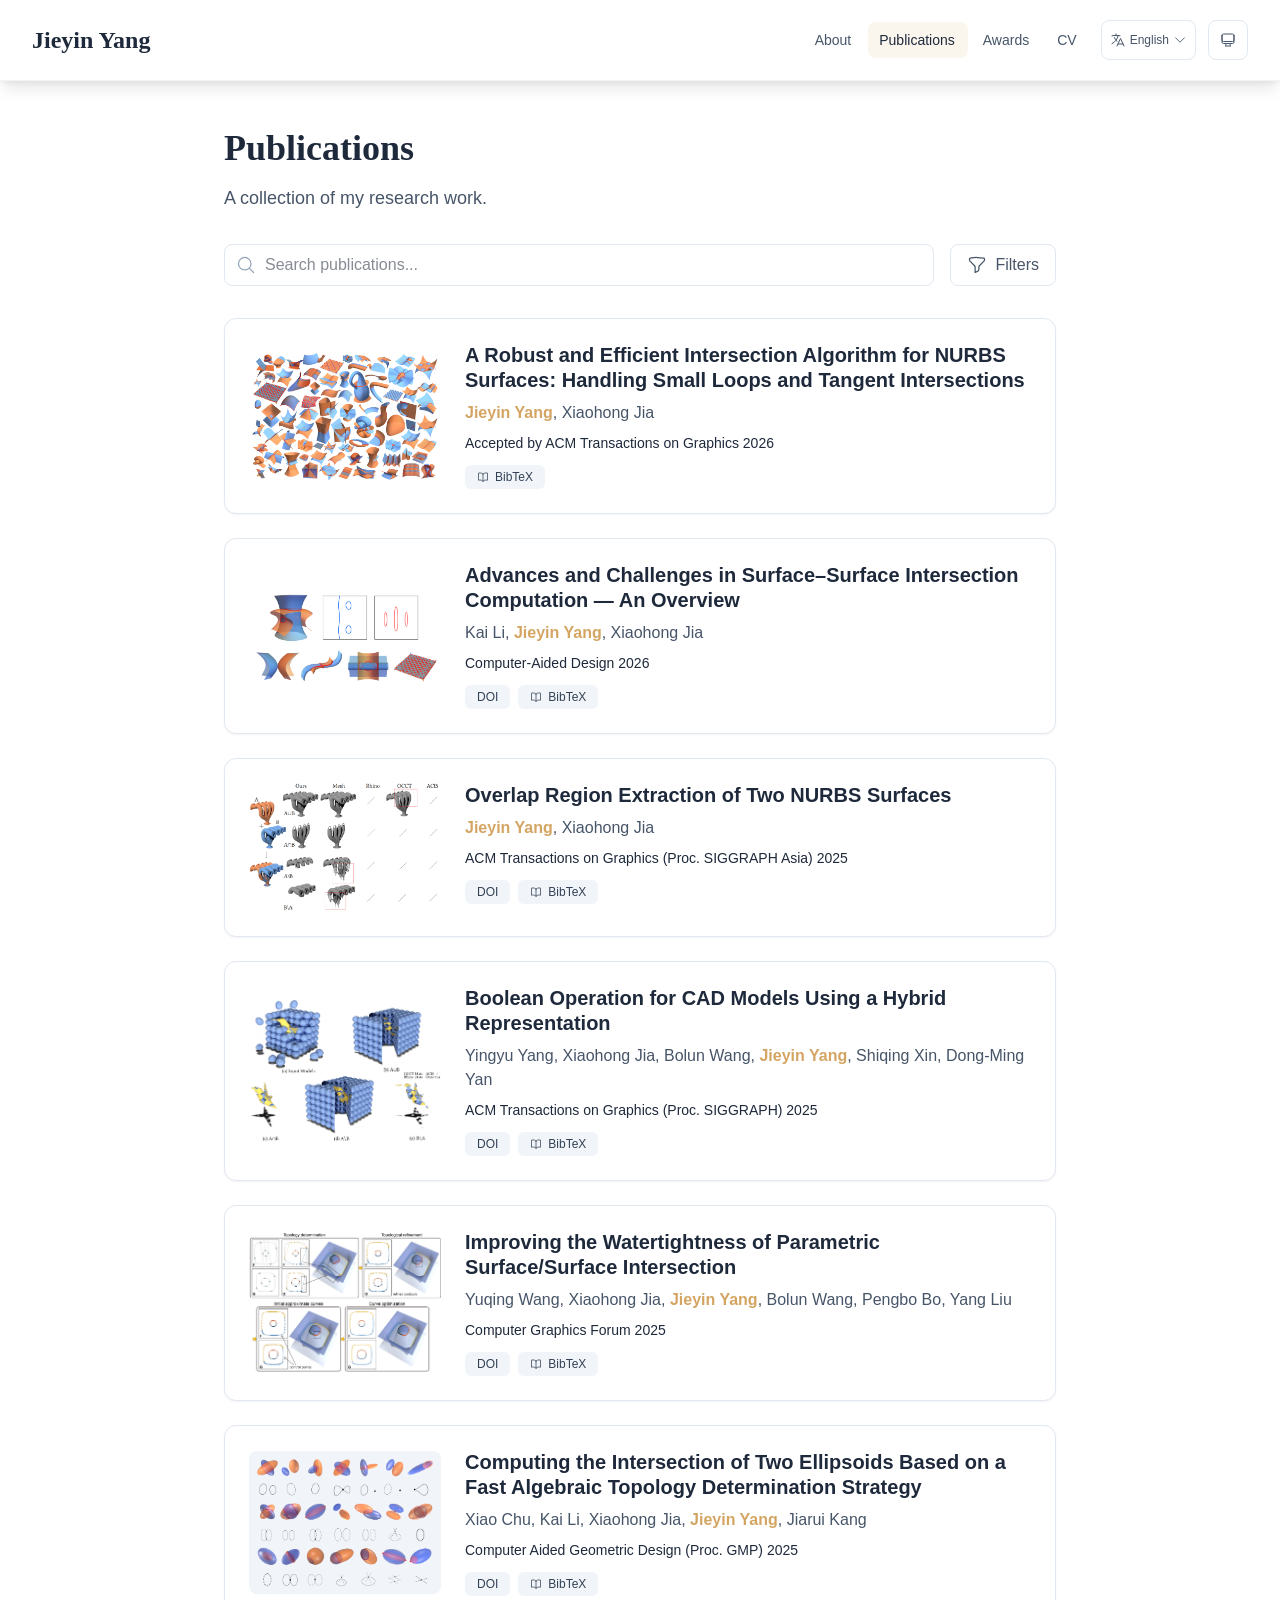
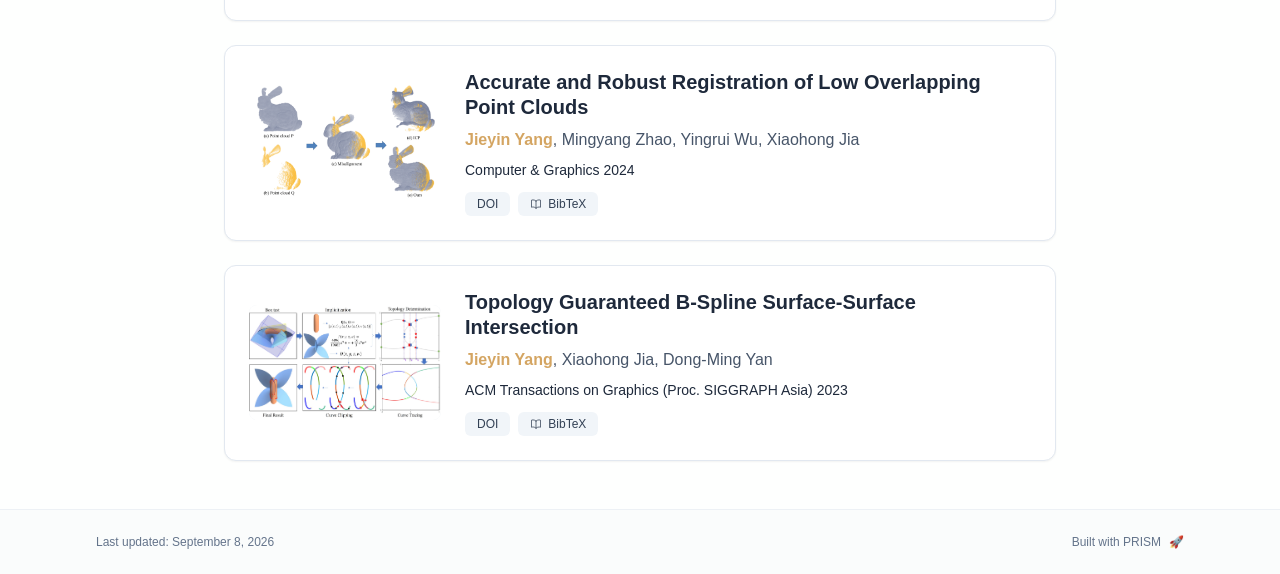
<file: publications/index.html>
<!DOCTYPE html><html lang="en" class="scroll-smooth"><head><meta charSet="utf-8"/><meta name="viewport" content="width=device-width, initial-scale=1"/><link rel="stylesheet" href="/_next/static/css/a105463da531fa47.css" data-precedence="next"/><link rel="preload" as="script" fetchPriority="low" href="/_next/static/chunks/webpack-af78f5c2c11af041.js"/><script src="/_next/static/chunks/4bd1b696-70b6d399998de86a.js" async=""></script><script src="/_next/static/chunks/684-5aaa8290a129f299.js" async=""></script><script src="/_next/static/chunks/main-app-98433ea783507eb0.js" async=""></script><script src="/_next/static/chunks/461-a9a5d7b05a71d978.js" async=""></script><script src="/_next/static/chunks/874-6cc630662f3664af.js" async=""></script><script src="/_next/static/chunks/291-e39730cc9327e39b.js" async=""></script><script src="/_next/static/chunks/app/layout-fa8da1b787d8cdd3.js" async=""></script><script src="/_next/static/chunks/178-595a94b9af1e67b5.js" async=""></script><script src="/_next/static/chunks/748-14f86b4fdbc72a17.js" async=""></script><script src="/_next/static/chunks/app/%5Bslug%5D/page-9c029fddc48fbf4d.js" async=""></script><link rel="icon" href="/favicon.svg" type="image/svg+xml"/><link rel="dns-prefetch" href="https://jialeliu.com"/><link rel="preconnect" href="https://jialeliu.com" crossorigin=""/><link rel="preload" as="font" type="font/woff2" href="https://jialeliu.com/fonts/georgiab.woff2" crossorigin=""/><script>
              try {
                const theme = localStorage.getItem('theme-storage');
                const parsed = theme ? JSON.parse(theme) : null;
                const setting = parsed?.state?.theme || 'system';
                const prefersDark = typeof window !== 'undefined' && window.matchMedia && window.matchMedia('(prefers-color-scheme: dark)').matches;
                const effective = setting === 'dark' ? 'dark' : (setting === 'light' ? 'light' : (prefersDark ? 'dark' : 'light'));
                var root = document.documentElement;
                root.classList.add(effective);
                root.setAttribute('data-theme', effective);
              } catch (e) {
                var root = document.documentElement;
                root.classList.add('light');
                root.setAttribute('data-theme', 'light');
              }
            </script><script>
    try {
      const cfg = {"enabled":true,"locales":["zh","en"],"defaultLocale":"en","mode":"auto","fixedLocale":"en","persist":true,"switcher":true,"labels":{"zh":"中文","en":"English"}};
      const storageKey = 'locale-storage';
      const normalize = (value) => typeof value === 'string' ? value.trim().replace('_', '-').toLowerCase() : '';
      const matchLocale = (candidate) => {
        const normalized = normalize(candidate);
        if (!normalized) return null;
        if (cfg.locales.includes(normalized)) return normalized;
        const language = normalized.split('-')[0];
        if (cfg.locales.includes(language)) return language;
        return null;
      };

      let resolved = null;

      if (cfg.persist) {
        resolved = matchLocale(localStorage.getItem(storageKey));
      }

      if (!resolved) {
        if (cfg.mode === 'fixed') {
          resolved = cfg.fixedLocale;
        } else {
          resolved = matchLocale(navigator.language);
        }
      }

      if (!resolved) {
        resolved = cfg.defaultLocale;
      }

      const root = document.documentElement;
      root.lang = resolved;
      root.setAttribute('data-locale', resolved);

      if (cfg.persist) {
        localStorage.setItem(storageKey, resolved);
      }
    } catch (e) {
      const root = document.documentElement;
      root.lang = 'en';
      root.setAttribute('data-locale', 'en');
    }
  </script><title>Publications | Jieyin Yang</title><meta name="description" content="A collection of my research work."/><meta name="author" content="Jieyin Yang"/><meta name="keywords" content="Jieyin Yang,Postdoc,Postdoctoral Researcher,Computer Graphics,Computer-Aided Design,Research,ETH Zurich"/><meta name="creator" content="Jieyin Yang"/><meta name="publisher" content="Jieyin Yang"/><meta property="og:title" content="Jieyin Yang"/><meta property="og:description" content="Postdoc at Interactive Geometry Lab (IGL), ETH Zurich"/><meta property="og:site_name" content="Jieyin Yang&#x27;s Academic Website"/><meta property="og:locale" content="en_US"/><meta property="og:type" content="website"/><meta name="twitter:card" content="summary"/><meta name="twitter:title" content="Jieyin Yang"/><meta name="twitter:description" content="Postdoc at Interactive Geometry Lab (IGL), ETH Zurich"/><link rel="icon" href="/favicon.svg"/><script>document.querySelectorAll('body link[rel="icon"], body link[rel="apple-touch-icon"]').forEach(el => document.head.appendChild(el))</script><script src="/_next/static/chunks/polyfills-42372ed130431b0a.js" noModule=""></script></head><body class="font-sans antialiased"><div style="visibility:hidden"><nav class="fixed top-0 left-0 right-0 z-50" data-headlessui-state=""><div class="transition-all duration-300 ease-out bg-transparent" style="transform:translateY(-100px)"><div class="max-w-7xl mx-auto px-4 sm:px-6 lg:px-8"><div class="flex justify-between items-center h-16 lg:h-20"><div class="flex-shrink-0" tabindex="0"><a class="text-xl lg:text-2xl font-serif font-semibold text-primary hover:text-accent transition-colors duration-200" href="/">Jieyin Yang</a></div><div class="hidden lg:block"><div class="ml-10 flex items-center space-x-3"><div class="relative flex items-baseline space-x-1"><a data-nav-href="/" class="relative px-3 py-2 text-sm font-medium rounded-lg transition-colors duration-150 text-neutral-600" href="/">About</a><a data-nav-href="/publications" class="relative px-3 py-2 text-sm font-medium rounded-lg transition-colors duration-150 text-primary" href="/publications/">Publications</a><a data-nav-href="/awards" class="relative px-3 py-2 text-sm font-medium rounded-lg transition-colors duration-150 text-neutral-600" href="/awards/">Awards</a><a data-nav-href="/cv" class="relative px-3 py-2 text-sm font-medium rounded-lg transition-colors duration-150 text-neutral-600" href="/cv/">CV</a></div><div class="flex items-center justify-center w-14 h-10 rounded-lg border border-neutral-200 dark:border-[rgba(148,163,184,0.24)] bg-background dark:bg-neutral-800"><div class="w-6 h-4 rounded bg-neutral-300 animate-pulse"></div></div><div class="flex items-center justify-center w-10 h-10 rounded-lg border border-neutral-200 dark:border-[rgba(148,163,184,0.24)] bg-background dark:bg-neutral-800"><div class="w-4 h-4 rounded-full bg-neutral-300 animate-pulse"></div></div></div></div><div class="lg:hidden flex items-center space-x-2"><div class="flex items-center justify-center w-14 h-10 rounded-lg border border-neutral-200 dark:border-[rgba(148,163,184,0.24)] bg-background dark:bg-neutral-800"><div class="w-6 h-4 rounded bg-neutral-300 animate-pulse"></div></div><div class="flex items-center justify-center w-10 h-10 rounded-lg border border-neutral-200 dark:border-[rgba(148,163,184,0.24)] bg-background dark:bg-neutral-800"><div class="w-4 h-4 rounded-full bg-neutral-300 animate-pulse"></div></div><button class="inline-flex items-center justify-center p-2 rounded-md text-neutral-600 hover:text-primary hover:bg-neutral-100 dark:hover:bg-neutral-800 focus:outline-none focus:ring-2 focus:ring-inset focus:ring-accent transition-colors duration-200" id="headlessui-disclosure-button-«R7pdb»" type="button" aria-expanded="false" data-headlessui-state=""><span class="sr-only">Open main menu</span><div><svg xmlns="http://www.w3.org/2000/svg" fill="none" viewBox="0 0 24 24" stroke-width="1.5" stroke="currentColor" aria-hidden="true" data-slot="icon" class="block h-6 w-6"><path stroke-linecap="round" stroke-linejoin="round" d="M3.75 6.75h16.5M3.75 12h16.5m-16.5 5.25h16.5"></path></svg></div></button></div></div></div></div></nav><main class="min-h-screen pt-16 lg:pt-20"><div class="max-w-4xl mx-auto px-4 sm:px-6 lg:px-8 py-12"><div style="opacity:0;transform:translateY(20px)"><div class="mb-8"><h1 class="text-4xl font-serif font-bold text-primary mb-4">Publications</h1><p class="text-lg text-neutral-600 dark:text-neutral-500 max-w-2xl">A collection of my research work.</p></div><div class="mb-8 space-y-4"><div class="flex flex-col sm:flex-row gap-4"><div class="relative flex-grow"><svg xmlns="http://www.w3.org/2000/svg" fill="none" viewBox="0 0 24 24" stroke-width="1.5" stroke="currentColor" aria-hidden="true" data-slot="icon" class="absolute left-3 top-1/2 transform -translate-y-1/2 h-5 w-5 text-neutral-400"><path stroke-linecap="round" stroke-linejoin="round" d="m21 21-5.197-5.197m0 0A7.5 7.5 0 1 0 5.196 5.196a7.5 7.5 0 0 0 10.607 10.607Z"></path></svg><input type="text" placeholder="Search publications..." class="w-full pl-10 pr-4 py-2 rounded-lg border border-neutral-200 dark:border-neutral-800 bg-white dark:bg-neutral-900 focus:ring-2 focus:ring-accent focus:border-transparent transition-all duration-200" value=""/></div><button class="flex items-center justify-center px-4 py-2 rounded-lg border transition-all duration-200 bg-white dark:bg-neutral-900 border-neutral-200 dark:border-neutral-800 text-neutral-600 hover:border-accent hover:text-accent"><svg xmlns="http://www.w3.org/2000/svg" fill="none" viewBox="0 0 24 24" stroke-width="1.5" stroke="currentColor" aria-hidden="true" data-slot="icon" class="h-5 w-5 mr-2"><path stroke-linecap="round" stroke-linejoin="round" d="M12 3c2.755 0 5.455.232 8.083.678.533.09.917.556.917 1.096v1.044a2.25 2.25 0 0 1-.659 1.591l-5.432 5.432a2.25 2.25 0 0 0-.659 1.591v2.927a2.25 2.25 0 0 1-1.244 2.013L9.75 21v-6.568a2.25 2.25 0 0 0-.659-1.591L3.659 7.409A2.25 2.25 0 0 1 3 5.818V4.774c0-.54.384-1.006.917-1.096A48.32 48.32 0 0 1 12 3Z"></path></svg>Filters</button></div></div><div class="space-y-6"><div class="bg-white dark:bg-neutral-900 p-6 rounded-xl shadow-sm border border-neutral-200 dark:border-neutral-800 hover:shadow-md transition-all duration-200" style="opacity:0;transform:translateY(20px)"><div class="flex flex-col md:flex-row gap-6"><div class="w-full md:w-48 flex-shrink-0 flex items-center justify-center"><div class="relative rounded-lg overflow-hidden bg-neutral-100 dark:bg-neutral-800"><img alt="A Robust and Efficient Intersection Algorithm for NURBS Surfaces: Handling Small Loops and Tangent Intersections" loading="lazy" width="500" height="0" decoding="async" data-nimg="1" class="object-cover" style="color:transparent;max-width:100%;height:auto" src="/papers/TOG26.jpg"/></div></div><div class="flex-grow"><h3 class="text-xl font-semibold text-primary mb-2 leading-tight">A Robust and Efficient Intersection Algorithm for NURBS Surfaces: Handling Small Loops and Tangent Intersections</h3><p class="text-base text-neutral-600 dark:text-neutral-400 mb-2"><span><span class="font-semibold text-accent ">Jieyin Yang</span>, </span><span><span class=" ">Xiaohong Jia</span></span></p><p class="text-sm font-medium text-neutral-800 dark:text-neutral-600 mb-3">Accepted by <!-- -->ACM Transactions on Graphics<!-- --> <!-- -->2026</p><div class="flex flex-wrap gap-2 mt-auto"><button class="inline-flex items-center px-3 py-1 rounded-md text-xs font-medium transition-colors bg-neutral-100 dark:bg-neutral-800 text-neutral-700 dark:text-neutral-300 hover:bg-accent hover:text-white"><svg xmlns="http://www.w3.org/2000/svg" fill="none" viewBox="0 0 24 24" stroke-width="1.5" stroke="currentColor" aria-hidden="true" data-slot="icon" class="h-3 w-3 mr-1.5"><path stroke-linecap="round" stroke-linejoin="round" d="M12 6.042A8.967 8.967 0 0 0 6 3.75c-1.052 0-2.062.18-3 .512v14.25A8.987 8.987 0 0 1 6 18c2.305 0 4.408.867 6 2.292m0-14.25a8.966 8.966 0 0 1 6-2.292c1.052 0 2.062.18 3 .512v14.25A8.987 8.987 0 0 0 18 18a8.967 8.967 0 0 0-6 2.292m0-14.25v14.25"></path></svg>BibTeX</button></div></div></div></div><div class="bg-white dark:bg-neutral-900 p-6 rounded-xl shadow-sm border border-neutral-200 dark:border-neutral-800 hover:shadow-md transition-all duration-200" style="opacity:0;transform:translateY(20px)"><div class="flex flex-col md:flex-row gap-6"><div class="w-full md:w-48 flex-shrink-0 flex items-center justify-center"><div class="relative rounded-lg overflow-hidden bg-neutral-100 dark:bg-neutral-800"><img alt="Advances and Challenges in Surface–Surface Intersection Computation — An Overview" loading="lazy" width="500" height="0" decoding="async" data-nimg="1" class="object-cover" style="color:transparent;max-width:100%;height:auto" src="/papers/CAD26.png"/></div></div><div class="flex-grow"><h3 class="text-xl font-semibold text-primary mb-2 leading-tight">Advances and Challenges in Surface–Surface Intersection Computation — An Overview</h3><p class="text-base text-neutral-600 dark:text-neutral-400 mb-2"><span><span class=" ">Kai Li</span>, </span><span><span class="font-semibold text-accent ">Jieyin Yang</span>, </span><span><span class=" ">Xiaohong Jia</span></span></p><p class="text-sm font-medium text-neutral-800 dark:text-neutral-600 mb-3">Computer-Aided Design<!-- --> <!-- -->2026</p><div class="flex flex-wrap gap-2 mt-auto"><a href="https://doi.org/https://doi.org/10.1016/j.cad.2026.104039" target="_blank" rel="noopener noreferrer" class="inline-flex items-center px-3 py-1 rounded-md text-xs font-medium bg-neutral-100 dark:bg-neutral-800 text-neutral-700 dark:text-neutral-300 hover:bg-accent hover:text-white transition-colors">DOI</a><button class="inline-flex items-center px-3 py-1 rounded-md text-xs font-medium transition-colors bg-neutral-100 dark:bg-neutral-800 text-neutral-700 dark:text-neutral-300 hover:bg-accent hover:text-white"><svg xmlns="http://www.w3.org/2000/svg" fill="none" viewBox="0 0 24 24" stroke-width="1.5" stroke="currentColor" aria-hidden="true" data-slot="icon" class="h-3 w-3 mr-1.5"><path stroke-linecap="round" stroke-linejoin="round" d="M12 6.042A8.967 8.967 0 0 0 6 3.75c-1.052 0-2.062.18-3 .512v14.25A8.987 8.987 0 0 1 6 18c2.305 0 4.408.867 6 2.292m0-14.25a8.966 8.966 0 0 1 6-2.292c1.052 0 2.062.18 3 .512v14.25A8.987 8.987 0 0 0 18 18a8.967 8.967 0 0 0-6 2.292m0-14.25v14.25"></path></svg>BibTeX</button></div></div></div></div><div class="bg-white dark:bg-neutral-900 p-6 rounded-xl shadow-sm border border-neutral-200 dark:border-neutral-800 hover:shadow-md transition-all duration-200" style="opacity:0;transform:translateY(20px)"><div class="flex flex-col md:flex-row gap-6"><div class="w-full md:w-48 flex-shrink-0 flex items-center justify-center"><div class="relative rounded-lg overflow-hidden bg-neutral-100 dark:bg-neutral-800"><img alt="Overlap Region Extraction of Two NURBS Surfaces" loading="lazy" width="500" height="0" decoding="async" data-nimg="1" class="object-cover" style="color:transparent;max-width:100%;height:auto" src="/papers/SIGA25.jpg"/></div></div><div class="flex-grow"><h3 class="text-xl font-semibold text-primary mb-2 leading-tight">Overlap Region Extraction of Two NURBS Surfaces</h3><p class="text-base text-neutral-600 dark:text-neutral-400 mb-2"><span><span class="font-semibold text-accent ">Jieyin Yang</span>, </span><span><span class=" ">Xiaohong Jia</span></span></p><p class="text-sm font-medium text-neutral-800 dark:text-neutral-600 mb-3">ACM Transactions on Graphics (Proc. SIGGRAPH Asia)<!-- --> <!-- -->2025</p><div class="flex flex-wrap gap-2 mt-auto"><a href="https://doi.org/https://doi.org/10.1145/3763308" target="_blank" rel="noopener noreferrer" class="inline-flex items-center px-3 py-1 rounded-md text-xs font-medium bg-neutral-100 dark:bg-neutral-800 text-neutral-700 dark:text-neutral-300 hover:bg-accent hover:text-white transition-colors">DOI</a><button class="inline-flex items-center px-3 py-1 rounded-md text-xs font-medium transition-colors bg-neutral-100 dark:bg-neutral-800 text-neutral-700 dark:text-neutral-300 hover:bg-accent hover:text-white"><svg xmlns="http://www.w3.org/2000/svg" fill="none" viewBox="0 0 24 24" stroke-width="1.5" stroke="currentColor" aria-hidden="true" data-slot="icon" class="h-3 w-3 mr-1.5"><path stroke-linecap="round" stroke-linejoin="round" d="M12 6.042A8.967 8.967 0 0 0 6 3.75c-1.052 0-2.062.18-3 .512v14.25A8.987 8.987 0 0 1 6 18c2.305 0 4.408.867 6 2.292m0-14.25a8.966 8.966 0 0 1 6-2.292c1.052 0 2.062.18 3 .512v14.25A8.987 8.987 0 0 0 18 18a8.967 8.967 0 0 0-6 2.292m0-14.25v14.25"></path></svg>BibTeX</button></div></div></div></div><div class="bg-white dark:bg-neutral-900 p-6 rounded-xl shadow-sm border border-neutral-200 dark:border-neutral-800 hover:shadow-md transition-all duration-200" style="opacity:0;transform:translateY(20px)"><div class="flex flex-col md:flex-row gap-6"><div class="w-full md:w-48 flex-shrink-0 flex items-center justify-center"><div class="relative rounded-lg overflow-hidden bg-neutral-100 dark:bg-neutral-800"><img alt="Boolean Operation for CAD Models Using a Hybrid Representation" loading="lazy" width="500" height="0" decoding="async" data-nimg="1" class="object-cover" style="color:transparent;max-width:100%;height:auto" src="/papers/SIG25.jpg"/></div></div><div class="flex-grow"><h3 class="text-xl font-semibold text-primary mb-2 leading-tight">Boolean Operation for CAD Models Using a Hybrid Representation</h3><p class="text-base text-neutral-600 dark:text-neutral-400 mb-2"><span><span class=" ">Yingyu Yang</span>, </span><span><span class=" ">Xiaohong Jia</span>, </span><span><span class=" ">Bolun Wang</span>, </span><span><span class="font-semibold text-accent ">Jieyin Yang</span>, </span><span><span class=" ">Shiqing Xin</span>, </span><span><span class=" ">Dong-Ming Yan</span></span></p><p class="text-sm font-medium text-neutral-800 dark:text-neutral-600 mb-3">ACM Transactions on Graphics (Proc. SIGGRAPH)<!-- --> <!-- -->2025</p><div class="flex flex-wrap gap-2 mt-auto"><a href="https://doi.org/https://doi.org/10.1145/3730908" target="_blank" rel="noopener noreferrer" class="inline-flex items-center px-3 py-1 rounded-md text-xs font-medium bg-neutral-100 dark:bg-neutral-800 text-neutral-700 dark:text-neutral-300 hover:bg-accent hover:text-white transition-colors">DOI</a><button class="inline-flex items-center px-3 py-1 rounded-md text-xs font-medium transition-colors bg-neutral-100 dark:bg-neutral-800 text-neutral-700 dark:text-neutral-300 hover:bg-accent hover:text-white"><svg xmlns="http://www.w3.org/2000/svg" fill="none" viewBox="0 0 24 24" stroke-width="1.5" stroke="currentColor" aria-hidden="true" data-slot="icon" class="h-3 w-3 mr-1.5"><path stroke-linecap="round" stroke-linejoin="round" d="M12 6.042A8.967 8.967 0 0 0 6 3.75c-1.052 0-2.062.18-3 .512v14.25A8.987 8.987 0 0 1 6 18c2.305 0 4.408.867 6 2.292m0-14.25a8.966 8.966 0 0 1 6-2.292c1.052 0 2.062.18 3 .512v14.25A8.987 8.987 0 0 0 18 18a8.967 8.967 0 0 0-6 2.292m0-14.25v14.25"></path></svg>BibTeX</button></div></div></div></div><div class="bg-white dark:bg-neutral-900 p-6 rounded-xl shadow-sm border border-neutral-200 dark:border-neutral-800 hover:shadow-md transition-all duration-200" style="opacity:0;transform:translateY(20px)"><div class="flex flex-col md:flex-row gap-6"><div class="w-full md:w-48 flex-shrink-0 flex items-center justify-center"><div class="relative rounded-lg overflow-hidden bg-neutral-100 dark:bg-neutral-800"><img alt="Improving the Watertightness of Parametric Surface/Surface Intersection" loading="lazy" width="500" height="0" decoding="async" data-nimg="1" class="object-cover" style="color:transparent;max-width:100%;height:auto" src="/papers/CGF25.jpg"/></div></div><div class="flex-grow"><h3 class="text-xl font-semibold text-primary mb-2 leading-tight">Improving the Watertightness of Parametric Surface/Surface Intersection</h3><p class="text-base text-neutral-600 dark:text-neutral-400 mb-2"><span><span class=" ">Yuqing Wang</span>, </span><span><span class=" ">Xiaohong Jia</span>, </span><span><span class="font-semibold text-accent ">Jieyin Yang</span>, </span><span><span class=" ">Bolun Wang</span>, </span><span><span class=" ">Pengbo Bo</span>, </span><span><span class=" ">Yang Liu</span></span></p><p class="text-sm font-medium text-neutral-800 dark:text-neutral-600 mb-3">Computer Graphics Forum<!-- --> <!-- -->2025</p><div class="flex flex-wrap gap-2 mt-auto"><a href="https://doi.org/https://doi.org/10.1111/cgf.70298" target="_blank" rel="noopener noreferrer" class="inline-flex items-center px-3 py-1 rounded-md text-xs font-medium bg-neutral-100 dark:bg-neutral-800 text-neutral-700 dark:text-neutral-300 hover:bg-accent hover:text-white transition-colors">DOI</a><button class="inline-flex items-center px-3 py-1 rounded-md text-xs font-medium transition-colors bg-neutral-100 dark:bg-neutral-800 text-neutral-700 dark:text-neutral-300 hover:bg-accent hover:text-white"><svg xmlns="http://www.w3.org/2000/svg" fill="none" viewBox="0 0 24 24" stroke-width="1.5" stroke="currentColor" aria-hidden="true" data-slot="icon" class="h-3 w-3 mr-1.5"><path stroke-linecap="round" stroke-linejoin="round" d="M12 6.042A8.967 8.967 0 0 0 6 3.75c-1.052 0-2.062.18-3 .512v14.25A8.987 8.987 0 0 1 6 18c2.305 0 4.408.867 6 2.292m0-14.25a8.966 8.966 0 0 1 6-2.292c1.052 0 2.062.18 3 .512v14.25A8.987 8.987 0 0 0 18 18a8.967 8.967 0 0 0-6 2.292m0-14.25v14.25"></path></svg>BibTeX</button></div></div></div></div><div class="bg-white dark:bg-neutral-900 p-6 rounded-xl shadow-sm border border-neutral-200 dark:border-neutral-800 hover:shadow-md transition-all duration-200" style="opacity:0;transform:translateY(20px)"><div class="flex flex-col md:flex-row gap-6"><div class="w-full md:w-48 flex-shrink-0 flex items-center justify-center"><div class="relative rounded-lg overflow-hidden bg-neutral-100 dark:bg-neutral-800"><img alt="Computing the Intersection of Two Ellipsoids Based on a Fast Algebraic Topology Determination Strategy" loading="lazy" width="500" height="0" decoding="async" data-nimg="1" class="object-cover" style="color:transparent;max-width:100%;height:auto" src="/papers/CAGD25.png"/></div></div><div class="flex-grow"><h3 class="text-xl font-semibold text-primary mb-2 leading-tight">Computing the Intersection of Two Ellipsoids Based on a Fast Algebraic Topology Determination Strategy</h3><p class="text-base text-neutral-600 dark:text-neutral-400 mb-2"><span><span class=" ">Xiao Chu</span>, </span><span><span class=" ">Kai Li</span>, </span><span><span class=" ">Xiaohong Jia</span>, </span><span><span class="font-semibold text-accent ">Jieyin Yang</span>, </span><span><span class=" ">Jiarui Kang</span></span></p><p class="text-sm font-medium text-neutral-800 dark:text-neutral-600 mb-3">Computer Aided Geometric Design (Proc. GMP)<!-- --> <!-- -->2025</p><div class="flex flex-wrap gap-2 mt-auto"><a href="https://doi.org/https://doi.org/10.1016/j.cagd.2025.102442" target="_blank" rel="noopener noreferrer" class="inline-flex items-center px-3 py-1 rounded-md text-xs font-medium bg-neutral-100 dark:bg-neutral-800 text-neutral-700 dark:text-neutral-300 hover:bg-accent hover:text-white transition-colors">DOI</a><button class="inline-flex items-center px-3 py-1 rounded-md text-xs font-medium transition-colors bg-neutral-100 dark:bg-neutral-800 text-neutral-700 dark:text-neutral-300 hover:bg-accent hover:text-white"><svg xmlns="http://www.w3.org/2000/svg" fill="none" viewBox="0 0 24 24" stroke-width="1.5" stroke="currentColor" aria-hidden="true" data-slot="icon" class="h-3 w-3 mr-1.5"><path stroke-linecap="round" stroke-linejoin="round" d="M12 6.042A8.967 8.967 0 0 0 6 3.75c-1.052 0-2.062.18-3 .512v14.25A8.987 8.987 0 0 1 6 18c2.305 0 4.408.867 6 2.292m0-14.25a8.966 8.966 0 0 1 6-2.292c1.052 0 2.062.18 3 .512v14.25A8.987 8.987 0 0 0 18 18a8.967 8.967 0 0 0-6 2.292m0-14.25v14.25"></path></svg>BibTeX</button></div></div></div></div><div class="bg-white dark:bg-neutral-900 p-6 rounded-xl shadow-sm border border-neutral-200 dark:border-neutral-800 hover:shadow-md transition-all duration-200" style="opacity:0;transform:translateY(20px)"><div class="flex flex-col md:flex-row gap-6"><div class="w-full md:w-48 flex-shrink-0 flex items-center justify-center"><div class="relative rounded-lg overflow-hidden bg-neutral-100 dark:bg-neutral-800"><img alt="Accurate and Robust Registration of Low Overlapping Point Clouds" loading="lazy" width="500" height="0" decoding="async" data-nimg="1" class="object-cover" style="color:transparent;max-width:100%;height:auto" src="/papers/C&amp;G24.jpg"/></div></div><div class="flex-grow"><h3 class="text-xl font-semibold text-primary mb-2 leading-tight">Accurate and Robust Registration of Low Overlapping Point Clouds</h3><p class="text-base text-neutral-600 dark:text-neutral-400 mb-2"><span><span class="font-semibold text-accent ">Jieyin Yang</span>, </span><span><span class=" ">Mingyang Zhao</span>, </span><span><span class=" ">Yingrui Wu</span>, </span><span><span class=" ">Xiaohong Jia</span></span></p><p class="text-sm font-medium text-neutral-800 dark:text-neutral-600 mb-3">Computer &amp; Graphics<!-- --> <!-- -->2024</p><div class="flex flex-wrap gap-2 mt-auto"><a href="https://doi.org/https://doi.org/10.1016/j.cag.2023.12.003" target="_blank" rel="noopener noreferrer" class="inline-flex items-center px-3 py-1 rounded-md text-xs font-medium bg-neutral-100 dark:bg-neutral-800 text-neutral-700 dark:text-neutral-300 hover:bg-accent hover:text-white transition-colors">DOI</a><button class="inline-flex items-center px-3 py-1 rounded-md text-xs font-medium transition-colors bg-neutral-100 dark:bg-neutral-800 text-neutral-700 dark:text-neutral-300 hover:bg-accent hover:text-white"><svg xmlns="http://www.w3.org/2000/svg" fill="none" viewBox="0 0 24 24" stroke-width="1.5" stroke="currentColor" aria-hidden="true" data-slot="icon" class="h-3 w-3 mr-1.5"><path stroke-linecap="round" stroke-linejoin="round" d="M12 6.042A8.967 8.967 0 0 0 6 3.75c-1.052 0-2.062.18-3 .512v14.25A8.987 8.987 0 0 1 6 18c2.305 0 4.408.867 6 2.292m0-14.25a8.966 8.966 0 0 1 6-2.292c1.052 0 2.062.18 3 .512v14.25A8.987 8.987 0 0 0 18 18a8.967 8.967 0 0 0-6 2.292m0-14.25v14.25"></path></svg>BibTeX</button></div></div></div></div><div class="bg-white dark:bg-neutral-900 p-6 rounded-xl shadow-sm border border-neutral-200 dark:border-neutral-800 hover:shadow-md transition-all duration-200" style="opacity:0;transform:translateY(20px)"><div class="flex flex-col md:flex-row gap-6"><div class="w-full md:w-48 flex-shrink-0 flex items-center justify-center"><div class="relative rounded-lg overflow-hidden bg-neutral-100 dark:bg-neutral-800"><img alt="Topology Guaranteed B-Spline Surface-Surface Intersection" loading="lazy" width="500" height="0" decoding="async" data-nimg="1" class="object-cover" style="color:transparent;max-width:100%;height:auto" src="/papers/SIGA23.jpg"/></div></div><div class="flex-grow"><h3 class="text-xl font-semibold text-primary mb-2 leading-tight">Topology Guaranteed B-Spline Surface-Surface Intersection</h3><p class="text-base text-neutral-600 dark:text-neutral-400 mb-2"><span><span class="font-semibold text-accent ">Jieyin Yang</span>, </span><span><span class=" ">Xiaohong Jia</span>, </span><span><span class=" ">Dong-Ming Yan</span></span></p><p class="text-sm font-medium text-neutral-800 dark:text-neutral-600 mb-3">ACM Transactions on Graphics (Proc. SIGGRAPH Asia)<!-- --> <!-- -->2023</p><div class="flex flex-wrap gap-2 mt-auto"><a href="https://doi.org/https://doi.org/10.1145/3618349" target="_blank" rel="noopener noreferrer" class="inline-flex items-center px-3 py-1 rounded-md text-xs font-medium bg-neutral-100 dark:bg-neutral-800 text-neutral-700 dark:text-neutral-300 hover:bg-accent hover:text-white transition-colors">DOI</a><button class="inline-flex items-center px-3 py-1 rounded-md text-xs font-medium transition-colors bg-neutral-100 dark:bg-neutral-800 text-neutral-700 dark:text-neutral-300 hover:bg-accent hover:text-white"><svg xmlns="http://www.w3.org/2000/svg" fill="none" viewBox="0 0 24 24" stroke-width="1.5" stroke="currentColor" aria-hidden="true" data-slot="icon" class="h-3 w-3 mr-1.5"><path stroke-linecap="round" stroke-linejoin="round" d="M12 6.042A8.967 8.967 0 0 0 6 3.75c-1.052 0-2.062.18-3 .512v14.25A8.987 8.987 0 0 1 6 18c2.305 0 4.408.867 6 2.292m0-14.25a8.966 8.966 0 0 1 6-2.292c1.052 0 2.062.18 3 .512v14.25A8.987 8.987 0 0 0 18 18a8.967 8.967 0 0 0-6 2.292m0-14.25v14.25"></path></svg>BibTeX</button></div></div></div></div></div></div></div><!--$--><!--/$--><!--$--><!--/$--></main><footer class="border-t border-neutral-200/50 bg-neutral-50/50 dark:bg-neutral-900/50 dark:border-neutral-700/50"><div class="max-w-6xl mx-auto px-4 sm:px-6 lg:px-8 py-6"><div class="flex flex-col sm:flex-row justify-between items-center gap-2"><p class="text-xs text-neutral-500">Last updated<!-- -->: <!-- -->September 8, 2026</p><p class="text-xs text-neutral-500 flex items-center"><a href="https://github.com/xyjoey/PRISM" target="_blank" rel="noopener noreferrer">Built with PRISM</a><span class="ml-2">🚀</span></p></div></div></footer></div><script src="/_next/static/chunks/webpack-af78f5c2c11af041.js" async=""></script><script>(self.__next_f=self.__next_f||[]).push([0])</script><script>self.__next_f.push([1,"1:\"$Sreact.fragment\"\n3:I[3719,[\"461\",\"static/chunks/461-a9a5d7b05a71d978.js\",\"874\",\"static/chunks/874-6cc630662f3664af.js\",\"291\",\"static/chunks/291-e39730cc9327e39b.js\",\"177\",\"static/chunks/app/layout-fa8da1b787d8cdd3.js\"],\"ThemeProvider\"]\n4:I[310,[\"461\",\"static/chunks/461-a9a5d7b05a71d978.js\",\"874\",\"static/chunks/874-6cc630662f3664af.js\",\"291\",\"static/chunks/291-e39730cc9327e39b.js\",\"177\",\"static/chunks/app/layout-fa8da1b787d8cdd3.js\"],\"LocaleProvider\"]\n5:I[4574,[\"461\",\"static/chunks/461-a9a5d7b05a71d978.js\",\"874\",\"static/chunks/874-6cc630662f3664af.js\",\"291\",\"static/chunks/291-e39730cc9327e39b.js\",\"177\",\"static/chunks/app/layout-fa8da1b787d8cdd3.js\"],\"default\"]\n6:I[7555,[],\"\"]\n7:I[1295,[],\"\"]\n8:I[2548,[\"461\",\"static/chunks/461-a9a5d7b05a71d978.js\",\"874\",\"static/chunks/874-6cc630662f3664af.js\",\"291\",\"static/chunks/291-e39730cc9327e39b.js\",\"177\",\"static/chunks/app/layout-fa8da1b787d8cdd3.js\"],\"default\"]\na:I[9665,[],\"MetadataBoundary\"]\nc:I[9665,[],\"OutletBoundary\"]\nf:I[4911,[],\"AsyncMetadataOutlet\"]\n11:I[9665,[],\"ViewportBoundary\"]\n13:I[6614,[],\"\"]\n:HL[\"/_next/static/css/a105463da531fa47.css\",\"style\"]\n2:T590,\n    try {\n      const cfg = {\"enabled\":true,\"locales\":[\"zh\",\"en\"],\"defaultLocale\":\"en\",\"mode\":\"auto\",\"fixedLocale\":\"en\",\"persist\":true,\"switcher\":true,\"labels\":{\"zh\":\"中文\",\"en\":\"English\"}};\n      const storageKey = 'locale-storage';\n      const normalize = (value) =\u003e typeof value === 'string' ? value.trim().replace('_', '-').toLowerCase() : '';\n      const matchLocale = (candidate) =\u003e {\n        const normalized = normalize(candidate);\n        if (!normalized) return null;\n        if (cfg.locales.includes(normalized)) return normalized;\n        const language = normalized.split('-')[0];\n        if (cfg.locales.includes(language)) return language;\n        return null;\n      };\n\n      let resolved = null;\n\n      if (cfg.persist) {\n        resolved = matchLocale(localStorage.getItem(storageKey));\n      }\n\n      if (!resolved) {\n        if (cfg.mode === 'fixed') {\n          resolved = cfg.fixedLocale;\n        }"])</script><script>self.__next_f.push([1," else {\n          resolved = matchLocale(navigator.language);\n        }\n      }\n\n      if (!resolved) {\n        resolved = cfg.defaultLocale;\n      }\n\n      const root = document.documentElement;\n      root.lang = resolved;\n      root.setAttribute('data-locale', resolved);\n\n      if (cfg.persist) {\n        localStorage.setItem(storageKey, resolved);\n      }\n    } catch (e) {\n      const root = document.documentElement;\n      root.lang = 'en';\n      root.setAttribute('data-locale', 'en');\n    }\n  "])</script><script>self.__next_f.push([1,"0:{\"P\":null,\"b\":\"ElczMSuQpnkO0IZqj1v9i\",\"p\":\"\",\"c\":[\"\",\"publications\",\"\"],\"i\":false,\"f\":[[[\"\",{\"children\":[[\"slug\",\"publications\",\"d\"],{\"children\":[\"__PAGE__\",{}]}]},\"$undefined\",\"$undefined\",true],[\"\",[\"$\",\"$1\",\"c\",{\"children\":[[[\"$\",\"link\",\"0\",{\"rel\":\"stylesheet\",\"href\":\"/_next/static/css/a105463da531fa47.css\",\"precedence\":\"next\",\"crossOrigin\":\"$undefined\",\"nonce\":\"$undefined\"}]],[\"$\",\"html\",null,{\"lang\":\"en\",\"className\":\"scroll-smooth\",\"suppressHydrationWarning\":true,\"children\":[[\"$\",\"head\",null,{\"children\":[[\"$\",\"link\",null,{\"rel\":\"icon\",\"href\":\"/favicon.svg\",\"type\":\"image/svg+xml\"}],[\"$\",\"link\",null,{\"rel\":\"dns-prefetch\",\"href\":\"https://jialeliu.com\"}],[\"$\",\"link\",null,{\"rel\":\"preconnect\",\"href\":\"https://jialeliu.com\",\"crossOrigin\":\"\"}],[\"$\",\"link\",null,{\"rel\":\"preload\",\"as\":\"font\",\"type\":\"font/woff2\",\"href\":\"https://jialeliu.com/fonts/georgiab.woff2\",\"crossOrigin\":\"\"}],[\"$\",\"script\",null,{\"dangerouslySetInnerHTML\":{\"__html\":\"\\n              try {\\n                const theme = localStorage.getItem('theme-storage');\\n                const parsed = theme ? JSON.parse(theme) : null;\\n                const setting = parsed?.state?.theme || 'system';\\n                const prefersDark = typeof window !== 'undefined' \u0026\u0026 window.matchMedia \u0026\u0026 window.matchMedia('(prefers-color-scheme: dark)').matches;\\n                const effective = setting === 'dark' ? 'dark' : (setting === 'light' ? 'light' : (prefersDark ? 'dark' : 'light'));\\n                var root = document.documentElement;\\n                root.classList.add(effective);\\n                root.setAttribute('data-theme', effective);\\n              } catch (e) {\\n                var root = document.documentElement;\\n                root.classList.add('light');\\n                root.setAttribute('data-theme', 'light');\\n              }\\n            \"}}],[\"$\",\"script\",null,{\"dangerouslySetInnerHTML\":{\"__html\":\"$2\"}}]]}],[\"$\",\"body\",null,{\"className\":\"font-sans antialiased\",\"children\":[\"$\",\"$L3\",null,{\"children\":[\"$\",\"$L4\",null,{\"config\":{\"enabled\":true,\"locales\":[\"zh\",\"en\"],\"defaultLocale\":\"en\",\"mode\":\"auto\",\"fixedLocale\":\"en\",\"persist\":true,\"switcher\":true,\"labels\":{\"zh\":\"中文\",\"en\":\"English\"}},\"children\":[[\"$\",\"$L5\",null,{\"items\":[{\"title\":\"About\",\"type\":\"page\",\"target\":\"about\",\"href\":\"/\"},{\"title\":\"Publications\",\"type\":\"page\",\"target\":\"publications\",\"href\":\"/publications\"},{\"title\":\"Awards\",\"type\":\"page\",\"target\":\"awards\",\"href\":\"/awards\"},{\"title\":\"CV\",\"type\":\"page\",\"target\":\"cv\",\"href\":\"/cv\"}],\"siteTitle\":\"Jieyin Yang\",\"enableOnePageMode\":false,\"i18n\":\"$0:f:0:1:1:props:children:1:props:children:1:props:children:props:children:props:config\",\"itemsByLocale\":{\"zh\":[{\"title\":\"关于我\",\"type\":\"page\",\"target\":\"about\",\"href\":\"/\"},{\"title\":\"论文\",\"type\":\"page\",\"target\":\"publications\",\"href\":\"/publications\"},{\"title\":\"奖项\",\"type\":\"page\",\"target\":\"awards\",\"href\":\"/awards\"},{\"title\":\"简历\",\"type\":\"page\",\"target\":\"cv\",\"href\":\"/cv\"}],\"en\":[{\"title\":\"About\",\"type\":\"page\",\"target\":\"about\",\"href\":\"/\"},{\"title\":\"Publications\",\"type\":\"page\",\"target\":\"publications\",\"href\":\"/publications\"},{\"title\":\"Awards\",\"type\":\"page\",\"target\":\"awards\",\"href\":\"/awards\"},{\"title\":\"CV\",\"type\":\"page\",\"target\":\"cv\",\"href\":\"/cv\"}]},\"siteTitleByLocale\":{\"zh\":\"杨婕吟\",\"en\":\"Jieyin Yang\"}}],[\"$\",\"main\",null,{\"className\":\"min-h-screen pt-16 lg:pt-20\",\"children\":[\"$\",\"$L6\",null,{\"parallelRouterKey\":\"children\",\"error\":\"$undefined\",\"errorStyles\":\"$undefined\",\"errorScripts\":\"$undefined\",\"template\":[\"$\",\"$L7\",null,{}],\"templateStyles\":\"$undefined\",\"templateScripts\":\"$undefined\",\"notFound\":[[[\"$\",\"title\",null,{\"children\":\"404: This page could not be found.\"}],[\"$\",\"div\",null,{\"style\":{\"fontFamily\":\"system-ui,\\\"Segoe UI\\\",Roboto,Helvetica,Arial,sans-serif,\\\"Apple Color Emoji\\\",\\\"Segoe UI Emoji\\\"\",\"height\":\"100vh\",\"textAlign\":\"center\",\"display\":\"flex\",\"flexDirection\":\"column\",\"alignItems\":\"center\",\"justifyContent\":\"center\"},\"children\":[\"$\",\"div\",null,{\"children\":[[\"$\",\"style\",null,{\"dangerouslySetInnerHTML\":{\"__html\":\"body{color:#000;background:#fff;margin:0}.next-error-h1{border-right:1px solid rgba(0,0,0,.3)}@media (prefers-color-scheme:dark){body{color:#fff;background:#000}.next-error-h1{border-right:1px solid rgba(255,255,255,.3)}}\"}}],[\"$\",\"h1\",null,{\"className\":\"next-error-h1\",\"style\":{\"display\":\"inline-block\",\"margin\":\"0 20px 0 0\",\"padding\":\"0 23px 0 0\",\"fontSize\":24,\"fontWeight\":500,\"verticalAlign\":\"top\",\"lineHeight\":\"49px\"},\"children\":404}],[\"$\",\"div\",null,{\"style\":{\"display\":\"inline-block\"},\"children\":[\"$\",\"h2\",null,{\"style\":{\"fontSize\":14,\"fontWeight\":400,\"lineHeight\":\"49px\",\"margin\":0},\"children\":\"This page could not be found.\"}]}]]}]}]],[]],\"forbidden\":\"$undefined\",\"unauthorized\":\"$undefined\"}]}],[\"$\",\"$L8\",null,{\"lastUpdated\":\"September 8, 2026\",\"lastUpdatedByLocale\":{\"zh\":\"2026年09月08日\",\"en\":\"September 8, 2026\"},\"defaultLocale\":\"en\"}]]}]}]}]]}]]}],{\"children\":[[\"slug\",\"publications\",\"d\"],[\"$\",\"$1\",\"c\",{\"children\":[null,[\"$\",\"$L6\",null,{\"parallelRouterKey\":\"children\",\"error\":\"$undefined\",\"errorStyles\":\"$undefined\",\"errorScripts\":\"$undefined\",\"template\":[\"$\",\"$L7\",null,{}],\"templateStyles\":\"$undefined\",\"templateScripts\":\"$undefined\",\"notFound\":\"$undefined\",\"forbidden\":\"$undefined\",\"unauthorized\":\"$undefined\"}]]}],{\"children\":[\"__PAGE__\",[\"$\",\"$1\",\"c\",{\"children\":[\"$L9\",[\"$\",\"$La\",null,{\"children\":\"$Lb\"}],null,[\"$\",\"$Lc\",null,{\"children\":[\"$Ld\",\"$Le\",[\"$\",\"$Lf\",null,{\"promise\":\"$@10\"}]]}]]}],{},null,false]},null,false]},null,false],[\"$\",\"$1\",\"h\",{\"children\":[null,[\"$\",\"$1\",\"jMBpmjv2hF6IEyQ214YkS\",{\"children\":[[\"$\",\"$L11\",null,{\"children\":\"$L12\"}],null]}],null]}],false]],\"m\":\"$undefined\",\"G\":[\"$13\",\"$undefined\"],\"s\":false,\"S\":true}\n"])</script><script>self.__next_f.push([1,"14:\"$Sreact.suspense\"\n15:I[4911,[],\"AsyncMetadata\"]\n17:I[2382,[\"461\",\"static/chunks/461-a9a5d7b05a71d978.js\",\"178\",\"static/chunks/178-595a94b9af1e67b5.js\",\"748\",\"static/chunks/748-14f86b4fdbc72a17.js\",\"182\",\"static/chunks/app/%5Bslug%5D/page-9c029fddc48fbf4d.js\"],\"default\"]\nb:[\"$\",\"$14\",null,{\"fallback\":null,\"children\":[\"$\",\"$L15\",null,{\"promise\":\"$@16\"}]}]\n"])</script><script>self.__next_f.push([1,"9:[\"$\",\"$L17\",null,{\"dataByLocale\":{\"zh\":{\"type\":\"publication\",\"config\":{\"type\":\"publication\",\"title\":\"论文\",\"description\":\"我的研究成果列表。\",\"source\":\"publications.bib\"},\"publications\":[{\"id\":\"yang2026robust\",\"title\":\"A Robust and Efficient Intersection Algorithm for NURBS Surfaces: Handling Small Loops and Tangent Intersections\",\"authors\":[{\"name\":\"Jieyin Yang\",\"isHighlighted\":true,\"isCorresponding\":false,\"isCoAuthor\":false},{\"name\":\"Xiaohong Jia\",\"isHighlighted\":false,\"isCorresponding\":false,\"isCoAuthor\":false}],\"year\":2026,\"type\":\"journal\",\"status\":\"published\",\"tags\":[],\"keywords\":\"$9:props:dataByLocale:zh:publications:0:tags\",\"researchArea\":\"machine-learning\",\"journal\":\"ACM Transactions on Graphics\",\"conference\":\"\",\"abstract\":\"\",\"description\":\"\",\"selected\":true,\"accepted\":true,\"preview\":\"TOG26.jpg\",\"bibtex\":\"@article{yang2026robust,\\n  title = {A Robust and Efficient Intersection Algorithm for NURBS Surfaces: Handling Small Loops and Tangent Intersections},\\n  author = {Jieyin Yang and Xiaohong Jia},\\n  journal = {ACM Transactions on Graphics},\\n  year = {2026}\\n}\"},{\"id\":\"li2026challenges\",\"title\":\"Advances and Challenges in Surface–Surface Intersection Computation — An Overview\",\"authors\":[{\"name\":\"Kai Li\",\"isHighlighted\":false,\"isCorresponding\":false,\"isCoAuthor\":false},{\"name\":\"Jieyin Yang\",\"isHighlighted\":true,\"isCorresponding\":false,\"isCoAuthor\":false},{\"name\":\"Xiaohong Jia\",\"isHighlighted\":false,\"isCorresponding\":false,\"isCoAuthor\":false}],\"year\":2026,\"type\":\"journal\",\"status\":\"published\",\"tags\":[],\"keywords\":\"$9:props:dataByLocale:zh:publications:1:tags\",\"researchArea\":\"machine-learning\",\"journal\":\"Computer-Aided Design\",\"conference\":\"\",\"doi\":\"https://doi.org/10.1016/j.cad.2026.104039\",\"abstract\":\"\",\"description\":\"\",\"selected\":false,\"accepted\":false,\"preview\":\"CAD26.png\",\"bibtex\":\"@article{li2026challenges,\\n  title = {Advances and Challenges in Surface–Surface Intersection Computation — An Overview},\\n  author = {Kai Li and Jieyin Yang and Xiaohong Jia},\\n  journal = {Computer-Aided Design},\\n  year = {2026},\\n  doi = {https://doi.org/10.1016/j.cad.2026.104039}\\n}\"},{\"id\":\"yang2025overlap\",\"title\":\"Overlap Region Extraction of Two NURBS Surfaces\",\"authors\":[{\"name\":\"Jieyin Yang\",\"isHighlighted\":true,\"isCorresponding\":false,\"isCoAuthor\":false},{\"name\":\"Xiaohong Jia\",\"isHighlighted\":false,\"isCorresponding\":false,\"isCoAuthor\":false}],\"year\":2025,\"type\":\"journal\",\"status\":\"published\",\"tags\":[],\"keywords\":\"$9:props:dataByLocale:zh:publications:2:tags\",\"researchArea\":\"machine-learning\",\"journal\":\"ACM Transactions on Graphics (Proc. SIGGRAPH Asia)\",\"conference\":\"\",\"doi\":\"https://doi.org/10.1145/3763308\",\"abstract\":\"\",\"description\":\"\",\"selected\":true,\"accepted\":false,\"preview\":\"SIGA25.jpg\",\"bibtex\":\"@article{yang2025overlap,\\n  title = {Overlap Region Extraction of Two NURBS Surfaces},\\n  author = {Jieyin Yang and Xiaohong Jia},\\n  journal = {ACM Transactions on Graphics (Proc. SIGGRAPH Asia)},\\n  year = {2025},\\n  doi = {https://doi.org/10.1145/3763308}\\n}\"},{\"id\":\"yang2025boolean\",\"title\":\"Boolean Operation for CAD Models Using a Hybrid Representation\",\"authors\":[{\"name\":\"Yingyu Yang\",\"isHighlighted\":false,\"isCorresponding\":false,\"isCoAuthor\":false},{\"name\":\"Xiaohong Jia\",\"isHighlighted\":false,\"isCorresponding\":false,\"isCoAuthor\":false},{\"name\":\"Bolun Wang\",\"isHighlighted\":false,\"isCorresponding\":false,\"isCoAuthor\":false},{\"name\":\"Jieyin Yang\",\"isHighlighted\":true,\"isCorresponding\":false,\"isCoAuthor\":false},{\"name\":\"Shiqing Xin\",\"isHighlighted\":false,\"isCorresponding\":false,\"isCoAuthor\":false},{\"name\":\"Dong-Ming Yan\",\"isHighlighted\":false,\"isCorresponding\":false,\"isCoAuthor\":false}],\"year\":2025,\"type\":\"journal\",\"status\":\"published\",\"tags\":[],\"keywords\":\"$9:props:dataByLocale:zh:publications:3:tags\",\"researchArea\":\"machine-learning\",\"journal\":\"ACM Transactions on Graphics (Proc. SIGGRAPH)\",\"conference\":\"\",\"doi\":\"https://doi.org/10.1145/3730908\",\"abstract\":\"\",\"description\":\"\",\"selected\":false,\"accepted\":false,\"preview\":\"SIG25.jpg\",\"bibtex\":\"@article{yang2025boolean,\\n  title = {Boolean Operation for CAD Models Using a Hybrid Representation},\\n  author = {Yingyu Yang and Xiaohong Jia and Bolun Wang and Jieyin Yang and Shiqing Xin and Dong-Ming Yan},\\n  journal = {ACM Transactions on Graphics (Proc. SIGGRAPH)},\\n  year = {2025},\\n  doi = {https://doi.org/10.1145/3730908}\\n}\"},{\"id\":\"wang2025watertightness\",\"title\":\"Improving the Watertightness of Parametric Surface/Surface Intersection\",\"authors\":[{\"name\":\"Yuqing Wang\",\"isHighlighted\":false,\"isCorresponding\":false,\"isCoAuthor\":false},{\"name\":\"Xiaohong Jia\",\"isHighlighted\":false,\"isCorresponding\":false,\"isCoAuthor\":false},{\"name\":\"Jieyin Yang\",\"isHighlighted\":true,\"isCorresponding\":false,\"isCoAuthor\":false},{\"name\":\"Bolun Wang\",\"isHighlighted\":false,\"isCorresponding\":false,\"isCoAuthor\":false},{\"name\":\"Pengbo Bo\",\"isHighlighted\":false,\"isCorresponding\":false,\"isCoAuthor\":false},{\"name\":\"Yang Liu\",\"isHighlighted\":false,\"isCorresponding\":false,\"isCoAuthor\":false}],\"year\":2025,\"type\":\"journal\",\"status\":\"published\",\"tags\":[],\"keywords\":\"$9:props:dataByLocale:zh:publications:4:tags\",\"researchArea\":\"machine-learning\",\"journal\":\"Computer Graphics Forum\",\"conference\":\"\",\"doi\":\"https://doi.org/10.1111/cgf.70298\",\"abstract\":\"\",\"description\":\"\",\"selected\":false,\"accepted\":false,\"preview\":\"CGF25.jpg\",\"bibtex\":\"@article{wang2025watertightness,\\n  title = {Improving the Watertightness of Parametric Surface/Surface Intersection},\\n  author = {Yuqing Wang and Xiaohong Jia and Jieyin Yang and Bolun Wang and Pengbo Bo and Yang Liu},\\n  journal = {Computer Graphics Forum},\\n  year = {2025},\\n  doi = {https://doi.org/10.1111/cgf.70298}\\n}\"},{\"id\":\"chu2025ellipsoids\",\"title\":\"Computing the Intersection of Two Ellipsoids Based on a Fast Algebraic Topology Determination Strategy\",\"authors\":[{\"name\":\"Xiao Chu\",\"isHighlighted\":false,\"isCorresponding\":false,\"isCoAuthor\":false},{\"name\":\"Kai Li\",\"isHighlighted\":false,\"isCorresponding\":false,\"isCoAuthor\":false},{\"name\":\"Xiaohong Jia\",\"isHighlighted\":false,\"isCorresponding\":false,\"isCoAuthor\":false},{\"name\":\"Jieyin Yang\",\"isHighlighted\":true,\"isCorresponding\":false,\"isCoAuthor\":false},{\"name\":\"Jiarui Kang\",\"isHighlighted\":false,\"isCorresponding\":false,\"isCoAuthor\":false}],\"year\":2025,\"type\":\"journal\",\"status\":\"published\",\"tags\":[],\"keywords\":\"$9:props:dataByLocale:zh:publications:5:tags\",\"researchArea\":\"machine-learning\",\"journal\":\"\",\"conference\":\"Computer Aided Geometric Design (Proc. GMP)\",\"doi\":\"https://doi.org/10.1016/j.cagd.2025.102442\",\"abstract\":\"\",\"description\":\"\",\"selected\":false,\"accepted\":false,\"preview\":\"CAGD25.png\",\"bibtex\":\"@article{chu2025ellipsoids,\\n  title = {Computing the Intersection of Two Ellipsoids Based on a Fast Algebraic Topology Determination Strategy},\\n  author = {Xiao Chu and Kai Li and Xiaohong Jia and Jieyin Yang and Jiarui Kang},\\n  booktitle = {Computer Aided Geometric Design (Proc. GMP)},\\n  year = {2025},\\n  doi = {https://doi.org/10.1016/j.cagd.2025.102442}\\n}\"},{\"id\":\"yang2024registration\",\"title\":\"Accurate and Robust Registration of Low Overlapping Point Clouds\",\"authors\":[{\"name\":\"Jieyin Yang\",\"isHighlighted\":true,\"isCorresponding\":false,\"isCoAuthor\":false},{\"name\":\"Mingyang Zhao\",\"isHighlighted\":false,\"isCorresponding\":false,\"isCoAuthor\":false},{\"name\":\"Yingrui Wu\",\"isHighlighted\":false,\"isCorresponding\":false,\"isCoAuthor\":false},{\"name\":\"Xiaohong Jia\",\"isHighlighted\":false,\"isCorresponding\":false,\"isCoAuthor\":false}],\"year\":2024,\"type\":\"journal\",\"status\":\"published\",\"tags\":[],\"keywords\":\"$9:props:dataByLocale:zh:publications:6:tags\",\"researchArea\":\"machine-learning\",\"journal\":\"Computer \u0026 Graphics\",\"conference\":\"\",\"doi\":\"https://doi.org/10.1016/j.cag.2023.12.003\",\"abstract\":\"\",\"description\":\"\",\"selected\":false,\"accepted\":false,\"preview\":\"C\u0026G24.jpg\",\"bibtex\":\"@article{yang2024registration,\\n  title = {Accurate and Robust Registration of Low Overlapping Point Clouds},\\n  author = {Jieyin Yang and Mingyang Zhao and Yingrui Wu and Xiaohong Jia},\\n  journal = {Computer \u0026 Graphics},\\n  year = {2024},\\n  doi = {https://doi.org/10.1016/j.cag.2023.12.003}\\n}\"},{\"id\":\"yang2023b_spline\",\"title\":\"Topology Guaranteed B-Spline Surface-Surface Intersection\",\"authors\":[{\"name\":\"Jieyin Yang\",\"isHighlighted\":true,\"isCorresponding\":false,\"isCoAuthor\":false},{\"name\":\"Xiaohong Jia\",\"isHighlighted\":false,\"isCorresponding\":false,\"isCoAuthor\":false},{\"name\":\"Dong-Ming Yan\",\"isHighlighted\":false,\"isCorresponding\":false,\"isCoAuthor\":false}],\"year\":2023,\"type\":\"journal\",\"status\":\"published\",\"tags\":[],\"keywords\":\"$9:props:dataByLocale:zh:publications:7:tags\",\"researchArea\":\"machine-learning\",\"journal\":\"ACM Transactions on Graphics (Proc. SIGGRAPH Asia)\",\"conference\":\"\",\"doi\":\"https://doi.org/10.1145/3618349\",\"abstract\":\"\",\"description\":\"\",\"selected\":true,\"accepted\":false,\"preview\":\"SIGA23.jpg\",\"bibtex\":\"@article{yang2023b_spline,\\n  title = {Topology Guaranteed B-Spline Surface-Surface Intersection},\\n  author = {Jieyin Yang and Xiaohong Jia and Dong-Ming Yan},\\n  journal = {ACM Transactions on Graphics (Proc. SIGGRAPH Asia)},\\n  year = {2023},\\n  doi = {https://doi.org/10.1145/3618349}\\n}\"}]},\"en\":{\"type\":\"publication\",\"config\":{\"type\":\"publication\",\"title\":\"Publications\",\"description\":\"A collection of my research work.\",\"source\":\"publications.bib\"},\"publications\":[{\"id\":\"yang2026robust\",\"title\":\"A Robust and Efficient Intersection Algorithm for NURBS Surfaces: Handling Small Loops and Tangent Intersections\",\"authors\":[{\"name\":\"Jieyin Yang\",\"isHighlighted\":true,\"isCorresponding\":false,\"isCoAuthor\":false},{\"name\":\"Xiaohong Jia\",\"isHighlighted\":false,\"isCorresponding\":false,\"isCoAuthor\":false}],\"year\":2026,\"type\":\"journal\",\"status\":\"published\",\"tags\":[],\"keywords\":\"$9:props:dataByLocale:en:publications:0:tags\",\"researchArea\":\"machine-learning\",\"journal\":\"ACM Transactions on Graphics\",\"conference\":\"\",\"abstract\":\"\",\"description\":\"\",\"selected\":true,\"accepted\":true,\"preview\":\"TOG26.jpg\",\"bibtex\":\"@article{yang2026robust,\\n  title = {A Robust and Efficient Intersection Algorithm for NURBS Surfaces: Handling Small Loops and Tangent Intersections},\\n  author = {Jieyin Yang and Xiaohong Jia},\\n  journal = {ACM Transactions on Graphics},\\n  year = {2026}\\n}\"},{\"id\":\"li2026challenges\",\"title\":\"Advances and Challenges in Surface–Surface Intersection Computation — An Overview\",\"authors\":[{\"name\":\"Kai Li\",\"isHighlighted\":false,\"isCorresponding\":false,\"isCoAuthor\":false},{\"name\":\"Jieyin Yang\",\"isHighlighted\":true,\"isCorresponding\":false,\"isCoAuthor\":false},{\"name\":\"Xiaohong Jia\",\"isHighlighted\":false,\"isCorresponding\":false,\"isCoAuthor\":false}],\"year\":2026,\"type\":\"journal\",\"status\":\"published\",\"tags\":[],\"keywords\":\"$9:props:dataByLocale:en:publications:1:tags\",\"researchArea\":\"machine-learning\",\"journal\":\"Computer-Aided Design\",\"conference\":\"\",\"doi\":\"https://doi.org/10.1016/j.cad.2026.104039\",\"abstract\":\"\",\"description\":\"\",\"selected\":false,\"accepted\":false,\"preview\":\"CAD26.png\",\"bibtex\":\"@article{li2026challenges,\\n  title = {Advances and Challenges in Surface–Surface Intersection Computation — An Overview},\\n  author = {Kai Li and Jieyin Yang and Xiaohong Jia},\\n  journal = {Computer-Aided Design},\\n  year = {2026},\\n  doi = {https://doi.org/10.1016/j.cad.2026.104039}\\n}\"},{\"id\":\"yang2025overlap\",\"title\":\"Overlap Region Extraction of Two NURBS Surfaces\",\"authors\":[{\"name\":\"Jieyin Yang\",\"isHighlighted\":true,\"isCorresponding\":false,\"isCoAuthor\":false},{\"name\":\"Xiaohong Jia\",\"isHighlighted\":false,\"isCorresponding\":false,\"isCoAuthor\":false}],\"year\":2025,\"type\":\"journal\",\"status\":\"published\",\"tags\":[],\"keywords\":\"$9:props:dataByLocale:en:publications:2:tags\",\"researchArea\":\"machine-learning\",\"journal\":\"ACM Transactions on Graphics (Proc. SIGGRAPH Asia)\",\"conference\":\"\",\"doi\":\"https://doi.org/10.1145/3763308\",\"abstract\":\"\",\"description\":\"\",\"selected\":true,\"accepted\":false,\"preview\":\"SIGA25.jpg\",\"bibtex\":\"@article{yang2025overlap,\\n  title = {Overlap Region Extraction of Two NURBS Surfaces},\\n  author = {Jieyin Yang and Xiaohong Jia},\\n  journal = {ACM Transactions on Graphics (Proc. SIGGRAPH Asia)},\\n  year = {2025},\\n  doi = {https://doi.org/10.1145/3763308}\\n}\"},{\"id\":\"yang2025boolean\",\"title\":\"Boolean Operation for CAD Models Using a Hybrid Representation\",\"authors\":[{\"name\":\"Yingyu Yang\",\"isHighlighted\":false,\"isCorresponding\":false,\"isCoAuthor\":false},{\"name\":\"Xiaohong Jia\",\"isHighlighted\":false,\"isCorresponding\":false,\"isCoAuthor\":false},{\"name\":\"Bolun Wang\",\"isHighlighted\":false,\"isCorresponding\":false,\"isCoAuthor\":false},{\"name\":\"Jieyin Yang\",\"isHighlighted\":true,\"isCorresponding\":false,\"isCoAuthor\":false},{\"name\":\"Shiqing Xin\",\"isHighlighted\":false,\"isCorresponding\":false,\"isCoAuthor\":false},{\"name\":\"Dong-Ming Yan\",\"isHighlighted\":false,\"isCorresponding\":false,\"isCoAuthor\":false}],\"year\":2025,\"type\":\"journal\",\"status\":\"published\",\"tags\":[],\"keywords\":\"$9:props:dataByLocale:en:publications:3:tags\",\"researchArea\":\"machine-learning\",\"journal\":\"ACM Transactions on Graphics (Proc. SIGGRAPH)\",\"conference\":\"\",\"doi\":\"https://doi.org/10.1145/3730908\",\"abstract\":\"\",\"description\":\"\",\"selected\":false,\"accepted\":false,\"preview\":\"SIG25.jpg\",\"bibtex\":\"@article{yang2025boolean,\\n  title = {Boolean Operation for CAD Models Using a Hybrid Representation},\\n  author = {Yingyu Yang and Xiaohong Jia and Bolun Wang and Jieyin Yang and Shiqing Xin and Dong-Ming Yan},\\n  journal = {ACM Transactions on Graphics (Proc. SIGGRAPH)},\\n  year = {2025},\\n  doi = {https://doi.org/10.1145/3730908}\\n}\"},{\"id\":\"wang2025watertightness\",\"title\":\"Improving the Watertightness of Parametric Surface/Surface Intersection\",\"authors\":[{\"name\":\"Yuqing Wang\",\"isHighlighted\":false,\"isCorresponding\":false,\"isCoAuthor\":false},{\"name\":\"Xiaohong Jia\",\"isHighlighted\":false,\"isCorresponding\":false,\"isCoAuthor\":false},{\"name\":\"Jieyin Yang\",\"isHighlighted\":true,\"isCorresponding\":false,\"isCoAuthor\":false},{\"name\":\"Bolun Wang\",\"isHighlighted\":false,\"isCorresponding\":false,\"isCoAuthor\":false},{\"name\":\"Pengbo Bo\",\"isHighlighted\":false,\"isCorresponding\":false,\"isCoAuthor\":false},{\"name\":\"Yang Liu\",\"isHighlighted\":false,\"isCorresponding\":false,\"isCoAuthor\":false}],\"year\":2025,\"type\":\"journal\",\"status\":\"published\",\"tags\":[],\"keywords\":\"$9:props:dataByLocale:en:publications:4:tags\",\"researchArea\":\"machine-learning\",\"journal\":\"Computer Graphics Forum\",\"conference\":\"\",\"doi\":\"https://doi.org/10.1111/cgf.70298\",\"abstract\":\"\",\"description\":\"\",\"selected\":false,\"accepted\":false,\"preview\":\"CGF25.jpg\",\"bibtex\":\"@article{wang2025watertightness,\\n  title = {Improving the Watertightness of Parametric Surface/Surface Intersection},\\n  author = {Yuqing Wang and Xiaohong Jia and Jieyin Yang and Bolun Wang and Pengbo Bo and Yang Liu},\\n  journal = {Computer Graphics Forum},\\n  year = {2025},\\n  doi = {https://doi.org/10.1111/cgf.70298}\\n}\"},{\"id\":\"chu2025ellipsoids\",\"title\":\"Computing the Intersection of Two Ellipsoids Based on a Fast Algebraic Topology Determination Strategy\",\"authors\":[{\"name\":\"Xiao Chu\",\"isHighlighted\":false,\"isCorresponding\":false,\"isCoAuthor\":false},{\"name\":\"Kai Li\",\"isHighlighted\":false,\"isCorresponding\":false,\"isCoAuthor\":false},{\"name\":\"Xiaohong Jia\",\"isHighlighted\":false,\"isCorresponding\":false,\"isCoAuthor\":false},{\"name\":\"Jieyin Yang\",\"isHighlighted\":true,\"isCorresponding\":false,\"isCoAuthor\":false},{\"name\":\"Jiarui Kang\",\"isHighlighted\":false,\"isCorresponding\":false,\"isCoAuthor\":false}],\"year\":2025,\"type\":\"journal\",\"status\":\"published\",\"tags\":[],\"keywords\":\"$9:props:dataByLocale:en:publications:5:tags\",\"researchArea\":\"machine-learning\",\"journal\":\"\",\"conference\":\"Computer Aided Geometric Design (Proc. GMP)\",\"doi\":\"https://doi.org/10.1016/j.cagd.2025.102442\",\"abstract\":\"\",\"description\":\"\",\"selected\":false,\"accepted\":false,\"preview\":\"CAGD25.png\",\"bibtex\":\"@article{chu2025ellipsoids,\\n  title = {Computing the Intersection of Two Ellipsoids Based on a Fast Algebraic Topology Determination Strategy},\\n  author = {Xiao Chu and Kai Li and Xiaohong Jia and Jieyin Yang and Jiarui Kang},\\n  booktitle = {Computer Aided Geometric Design (Proc. GMP)},\\n  year = {2025},\\n  doi = {https://doi.org/10.1016/j.cagd.2025.102442}\\n}\"},{\"id\":\"yang2024registration\",\"title\":\"Accurate and Robust Registration of Low Overlapping Point Clouds\",\"authors\":[{\"name\":\"Jieyin Yang\",\"isHighlighted\":true,\"isCorresponding\":false,\"isCoAuthor\":false},{\"name\":\"Mingyang Zhao\",\"isHighlighted\":false,\"isCorresponding\":false,\"isCoAuthor\":false},{\"name\":\"Yingrui Wu\",\"isHighlighted\":false,\"isCorresponding\":false,\"isCoAuthor\":false},{\"name\":\"Xiaohong Jia\",\"isHighlighted\":false,\"isCorresponding\":false,\"isCoAuthor\":false}],\"year\":2024,\"type\":\"journal\",\"status\":\"published\",\"tags\":[],\"keywords\":\"$9:props:dataByLocale:en:publications:6:tags\",\"researchArea\":\"machine-learning\",\"journal\":\"Computer \u0026 Graphics\",\"conference\":\"\",\"doi\":\"https://doi.org/10.1016/j.cag.2023.12.003\",\"abstract\":\"\",\"description\":\"\",\"selected\":false,\"accepted\":false,\"preview\":\"C\u0026G24.jpg\",\"bibtex\":\"@article{yang2024registration,\\n  title = {Accurate and Robust Registration of Low Overlapping Point Clouds},\\n  author = {Jieyin Yang and Mingyang Zhao and Yingrui Wu and Xiaohong Jia},\\n  journal = {Computer \u0026 Graphics},\\n  year = {2024},\\n  doi = {https://doi.org/10.1016/j.cag.2023.12.003}\\n}\"},{\"id\":\"yang2023b_spline\",\"title\":\"Topology Guaranteed B-Spline Surface-Surface Intersection\",\"authors\":[{\"name\":\"Jieyin Yang\",\"isHighlighted\":true,\"isCorresponding\":false,\"isCoAuthor\":false},{\"name\":\"Xiaohong Jia\",\"isHighlighted\":false,\"isCorresponding\":false,\"isCoAuthor\":false},{\"name\":\"Dong-Ming Yan\",\"isHighlighted\":false,\"isCorresponding\":false,\"isCoAuthor\":false}],\"year\":2023,\"type\":\"journal\",\"status\":\"published\",\"tags\":[],\"keywords\":\"$9:props:dataByLocale:en:publications:7:tags\",\"researchArea\":\"machine-learning\",\"journal\":\"ACM Transactions on Graphics (Proc. SIGGRAPH Asia)\",\"conference\":\"\",\"doi\":\"https://doi.org/10.1145/3618349\",\"abstract\":\"\",\"description\":\"\",\"selected\":true,\"accepted\":false,\"preview\":\"SIGA23.jpg\",\"bibtex\":\"@article{yang2023b_spline,\\n  title = {Topology Guaranteed B-Spline Surface-Surface Intersection},\\n  author = {Jieyin Yang and Xiaohong Jia and Dong-Ming Yan},\\n  journal = {ACM Transactions on Graphics (Proc. SIGGRAPH Asia)},\\n  year = {2023},\\n  doi = {https://doi.org/10.1145/3618349}\\n}\"}]}},\"defaultLocale\":\"en\"}]\n"])</script><script>self.__next_f.push([1,"e:null\n"])</script><script>self.__next_f.push([1,"12:[[\"$\",\"meta\",\"0\",{\"charSet\":\"utf-8\"}],[\"$\",\"meta\",\"1\",{\"name\":\"viewport\",\"content\":\"width=device-width, initial-scale=1\"}]]\nd:null\n"])</script><script>self.__next_f.push([1,"16:{\"metadata\":[[\"$\",\"title\",\"0\",{\"children\":\"Publications | Jieyin Yang\"}],[\"$\",\"meta\",\"1\",{\"name\":\"description\",\"content\":\"A collection of my research work.\"}],[\"$\",\"meta\",\"2\",{\"name\":\"author\",\"content\":\"Jieyin Yang\"}],[\"$\",\"meta\",\"3\",{\"name\":\"keywords\",\"content\":\"Jieyin Yang,Postdoc,Postdoctoral Researcher,Computer Graphics,Computer-Aided Design,Research,ETH Zurich\"}],[\"$\",\"meta\",\"4\",{\"name\":\"creator\",\"content\":\"Jieyin Yang\"}],[\"$\",\"meta\",\"5\",{\"name\":\"publisher\",\"content\":\"Jieyin Yang\"}],[\"$\",\"meta\",\"6\",{\"property\":\"og:title\",\"content\":\"Jieyin Yang\"}],[\"$\",\"meta\",\"7\",{\"property\":\"og:description\",\"content\":\"Postdoc at Interactive Geometry Lab (IGL), ETH Zurich\"}],[\"$\",\"meta\",\"8\",{\"property\":\"og:site_name\",\"content\":\"Jieyin Yang's Academic Website\"}],[\"$\",\"meta\",\"9\",{\"property\":\"og:locale\",\"content\":\"en_US\"}],[\"$\",\"meta\",\"10\",{\"property\":\"og:type\",\"content\":\"website\"}],[\"$\",\"meta\",\"11\",{\"name\":\"twitter:card\",\"content\":\"summary\"}],[\"$\",\"meta\",\"12\",{\"name\":\"twitter:title\",\"content\":\"Jieyin Yang\"}],[\"$\",\"meta\",\"13\",{\"name\":\"twitter:description\",\"content\":\"Postdoc at Interactive Geometry Lab (IGL), ETH Zurich\"}],[\"$\",\"link\",\"14\",{\"rel\":\"icon\",\"href\":\"/favicon.svg\"}]],\"error\":null,\"digest\":\"$undefined\"}\n10:{\"metadata\":\"$16:metadata\",\"error\":null,\"digest\":\"$undefined\"}\n"])</script></body></html>
</file>
<file: _next/static/css/a105463da531fa47.css>
/*! tailwindcss v4.1.10 | MIT License | https://tailwindcss.com */@layer properties{@supports (((-webkit-hyphens:none)) and (not (margin-trim:inline))) or ((-moz-orient:inline) and (not (color:rgb(from red r g b)))){*,::backdrop,:after,:before{--tw-translate-x:0;--tw-translate-y:0;--tw-translate-z:0;--tw-rotate-x:initial;--tw-rotate-y:initial;--tw-rotate-z:initial;--tw-skew-x:initial;--tw-skew-y:initial;--tw-space-y-reverse:0;--tw-space-x-reverse:0;--tw-border-style:solid;--tw-leading:initial;--tw-font-weight:initial;--tw-shadow:0 0 #0000;--tw-shadow-color:initial;--tw-shadow-alpha:100%;--tw-inset-shadow:0 0 #0000;--tw-inset-shadow-color:initial;--tw-inset-shadow-alpha:100%;--tw-ring-color:initial;--tw-ring-shadow:0 0 #0000;--tw-inset-ring-color:initial;--tw-inset-ring-shadow:0 0 #0000;--tw-ring-inset:initial;--tw-ring-offset-width:0px;--tw-ring-offset-color:#fff;--tw-ring-offset-shadow:0 0 #0000;--tw-blur:initial;--tw-brightness:initial;--tw-contrast:initial;--tw-grayscale:initial;--tw-hue-rotate:initial;--tw-invert:initial;--tw-opacity:initial;--tw-saturate:initial;--tw-sepia:initial;--tw-drop-shadow:initial;--tw-drop-shadow-color:initial;--tw-drop-shadow-alpha:100%;--tw-drop-shadow-size:initial;--tw-backdrop-blur:initial;--tw-backdrop-brightness:initial;--tw-backdrop-contrast:initial;--tw-backdrop-grayscale:initial;--tw-backdrop-hue-rotate:initial;--tw-backdrop-invert:initial;--tw-backdrop-opacity:initial;--tw-backdrop-saturate:initial;--tw-backdrop-sepia:initial;--tw-duration:initial;--tw-ease:initial;--tw-scale-x:1;--tw-scale-y:1;--tw-scale-z:1}}}@layer theme{:host,:root{--font-sans:"Inter",-apple-system,BlinkMacSystemFont,"Segoe UI",Roboto,sans-serif;--color-red-50:oklch(97.1% .013 17.38);--color-red-400:oklch(70.4% .191 22.216);--color-red-600:oklch(57.7% .245 27.325);--color-red-900:oklch(39.6% .141 25.723);--color-white:#fff;--spacing:.25rem;--container-2xl:42rem;--container-3xl:48rem;--container-4xl:56rem;--container-6xl:72rem;--container-7xl:80rem;--text-xs:.75rem;--text-xs--line-height:calc(1/.75);--text-sm:.875rem;--text-sm--line-height:calc(1.25/.875);--text-base:1rem;--text-base--line-height:calc(1.5/1);--text-lg:1.125rem;--text-lg--line-height:calc(1.75/1.125);--text-xl:1.25rem;--text-xl--line-height:calc(1.75/1.25);--text-2xl:1.5rem;--text-2xl--line-height:calc(2/1.5);--text-3xl:1.875rem;--text-3xl--line-height:calc(2.25/1.875);--text-4xl:2.25rem;--text-4xl--line-height:calc(2.5/2.25);--font-weight-medium:500;--font-weight-semibold:600;--font-weight-bold:700;--leading-tight:1.25;--leading-relaxed:1.625;--radius-md:.375rem;--radius-lg:.5rem;--radius-xl:.75rem;--radius-2xl:1rem;--ease-out:cubic-bezier(0,0,.2,1);--animate-pulse:pulse 2s cubic-bezier(.4,0,.6,1)infinite;--blur-xl:24px;--default-transition-duration:.15s;--default-transition-timing-function:cubic-bezier(.4,0,.2,1);--default-font-family:"Inter",-apple-system,BlinkMacSystemFont,"Segoe UI",Roboto,sans-serif;--default-mono-font-family:"SF Mono",Monaco,"Cascadia Code","Roboto Mono",Consolas,"Courier New",monospace;--line-height-normal:1.5;--shadow-glass:0 8px 32px 0 #1f26875e}}@layer base{*,::backdrop,:after,:before{box-sizing:border-box;border:0 solid;margin:0;padding:0}::file-selector-button{box-sizing:border-box;border:0 solid;margin:0;padding:0}:host,html{-webkit-text-size-adjust:100%;tab-size:4;line-height:1.5;font-family:var(--default-font-family,ui-sans-serif,system-ui,sans-serif,"Apple Color Emoji","Segoe UI Emoji","Segoe UI Symbol","Noto Color Emoji");font-feature-settings:var(--default-font-feature-settings,normal);font-variation-settings:var(--default-font-variation-settings,normal);-webkit-tap-highlight-color:transparent}hr{height:0;color:inherit;border-top-width:1px}abbr:where([title]){-webkit-text-decoration:underline dotted;text-decoration:underline dotted}h1,h2,h3,h4,h5,h6{font-size:inherit;font-weight:inherit}a{color:inherit;-webkit-text-decoration:inherit;text-decoration:inherit}b,strong{font-weight:bolder}code,kbd,pre,samp{font-family:var(--default-mono-font-family,ui-monospace,SFMono-Regular,Menlo,Monaco,Consolas,"Liberation Mono","Courier New",monospace);font-feature-settings:var(--default-mono-font-feature-settings,normal);font-variation-settings:var(--default-mono-font-variation-settings,normal);font-size:1em}small{font-size:80%}sub,sup{vertical-align:baseline;font-size:75%;line-height:0;position:relative}sub{bottom:-.25em}sup{top:-.5em}table{text-indent:0;border-color:inherit;border-collapse:collapse}:-moz-focusring{outline:auto}progress{vertical-align:baseline}summary{display:list-item}menu,ol,ul{list-style:none}audio,canvas,embed,iframe,img,object,svg,video{vertical-align:middle;display:block}img,video{max-width:100%;height:auto}button,input,optgroup,select,textarea{font:inherit;font-feature-settings:inherit;font-variation-settings:inherit;letter-spacing:inherit;color:inherit;opacity:1;background-color:#0000;border-radius:0}::file-selector-button{font:inherit;font-feature-settings:inherit;font-variation-settings:inherit;letter-spacing:inherit;color:inherit;opacity:1;background-color:#0000;border-radius:0}:where(select:is([multiple],[size])) optgroup{font-weight:bolder}:where(select:is([multiple],[size])) optgroup option{padding-inline-start:20px}::file-selector-button{margin-inline-end:4px}::placeholder{opacity:1}@supports (not ((-webkit-appearance:-apple-pay-button))) or (contain-intrinsic-size:1px){::placeholder{color:currentColor}@supports (color:color-mix(in lab,red,red)){::placeholder{color:color-mix(in oklab,currentcolor 50%,transparent)}}}textarea{resize:vertical}::-webkit-search-decoration{-webkit-appearance:none}::-webkit-date-and-time-value{min-height:1lh;text-align:inherit}::-webkit-datetime-edit{display:inline-flex}::-webkit-datetime-edit-fields-wrapper{padding:0}::-webkit-datetime-edit,::-webkit-datetime-edit-year-field{padding-block:0}::-webkit-datetime-edit-day-field,::-webkit-datetime-edit-month-field{padding-block:0}::-webkit-datetime-edit-hour-field,::-webkit-datetime-edit-minute-field{padding-block:0}::-webkit-datetime-edit-millisecond-field,::-webkit-datetime-edit-second-field{padding-block:0}::-webkit-datetime-edit-meridiem-field{padding-block:0}:-moz-ui-invalid{box-shadow:none}button,input:where([type=button],[type=reset],[type=submit]){appearance:button}::file-selector-button{appearance:button}::-webkit-inner-spin-button,::-webkit-outer-spin-button{height:auto}[hidden]:where(:not([hidden=until-found])){display:none!important}}@layer components;@layer utilities{.pointer-events-none{pointer-events:none}.sr-only{clip:rect(0,0,0,0);white-space:nowrap;border-width:0;width:1px;height:1px;margin:-1px;padding:0;overflow:hidden}.absolute,.sr-only{position:absolute}.fixed{position:fixed}.relative{position:relative}.static{position:static}.sticky{position:sticky}.inset-0{inset:calc(var(--spacing)*0)}.top-0{top:calc(var(--spacing)*0)}.top-1\/2{top:50%}.top-2{top:calc(var(--spacing)*2)}.top-8{top:calc(var(--spacing)*8)}.top-full{top:100%}.right-0{right:calc(var(--spacing)*0)}.right-2{right:calc(var(--spacing)*2)}.left-0{left:calc(var(--spacing)*0)}.left-1\/2{left:50%}.left-3{left:calc(var(--spacing)*3)}.z-10{z-index:10}.z-20{z-index:20}.z-40{z-index:40}.z-50{z-index:50}.container{width:100%}@media (min-width:40rem){.container{max-width:40rem}}@media (min-width:48rem){.container{max-width:48rem}}@media (min-width:64rem){.container{max-width:64rem}}@media (min-width:80rem){.container{max-width:80rem}}@media (min-width:96rem){.container{max-width:96rem}}.mx-auto{margin-inline:auto}.my-4{margin-block:calc(var(--spacing)*4)}.mt-1{margin-top:calc(var(--spacing)*1)}.mt-2{margin-top:calc(var(--spacing)*2)}.mt-4{margin-top:calc(var(--spacing)*4)}.mt-6{margin-top:calc(var(--spacing)*6)}.mt-8{margin-top:calc(var(--spacing)*8)}.mt-auto{margin-top:auto}.mr-1{margin-right:calc(var(--spacing)*1)}.mr-1\.5{margin-right:calc(var(--spacing)*1.5)}.mr-2{margin-right:calc(var(--spacing)*2)}.mb-1{margin-bottom:calc(var(--spacing)*1)}.mb-2{margin-bottom:calc(var(--spacing)*2)}.mb-3{margin-bottom:calc(var(--spacing)*3)}.mb-4{margin-bottom:calc(var(--spacing)*4)}.mb-6{margin-bottom:calc(var(--spacing)*6)}.mb-8{margin-bottom:calc(var(--spacing)*8)}.ml-0{margin-left:calc(var(--spacing)*0)}.ml-2{margin-left:calc(var(--spacing)*2)}.ml-4{margin-left:calc(var(--spacing)*4)}.ml-10{margin-left:calc(var(--spacing)*10)}.line-clamp-2{-webkit-line-clamp:2}.line-clamp-2,.line-clamp-3{-webkit-box-orient:vertical;display:-webkit-box;overflow:hidden}.line-clamp-3{-webkit-line-clamp:3}.block{display:block}.contents{display:contents}.flex{display:flex}.grid{display:grid}.hidden{display:none}.inline-flex{display:inline-flex}.h-0{height:calc(var(--spacing)*0)}.h-2\.5{height:calc(var(--spacing)*2.5)}.h-3{height:calc(var(--spacing)*3)}.h-3\.5{height:calc(var(--spacing)*3.5)}.h-4{height:calc(var(--spacing)*4)}.h-5{height:calc(var(--spacing)*5)}.h-6{height:calc(var(--spacing)*6)}.h-10{height:calc(var(--spacing)*10)}.h-16{height:calc(var(--spacing)*16)}.h-64{height:calc(var(--spacing)*64)}.h-auto{height:auto}.h-full{height:100%}.min-h-screen{min-height:100vh}.w-0{width:calc(var(--spacing)*0)}.w-2\.5{width:calc(var(--spacing)*2.5)}.w-3{width:calc(var(--spacing)*3)}.w-3\.5{width:calc(var(--spacing)*3.5)}.w-4{width:calc(var(--spacing)*4)}.w-5{width:calc(var(--spacing)*5)}.w-6{width:calc(var(--spacing)*6)}.w-10{width:calc(var(--spacing)*10)}.w-14{width:calc(var(--spacing)*14)}.w-16{width:calc(var(--spacing)*16)}.w-32{width:calc(var(--spacing)*32)}.w-36{width:calc(var(--spacing)*36)}.w-64{width:calc(var(--spacing)*64)}.w-full{width:100%}.max-w-2xl{max-width:var(--container-2xl)}.max-w-3xl{max-width:var(--container-3xl)}.max-w-4xl{max-width:var(--container-4xl)}.max-w-6xl{max-width:var(--container-6xl)}.max-w-7xl{max-width:var(--container-7xl)}.max-w-\[calc\(100vw-2rem\)\]{max-width:calc(100vw - 2rem)}.min-w-0{min-width:calc(var(--spacing)*0)}.flex-shrink-0{flex-shrink:0}.flex-grow{flex-grow:1}.-translate-x-1\/2{--tw-translate-x:calc(calc(1/2*100%)*-1)}.-translate-x-1\/2,.-translate-y-1\/2{translate:var(--tw-translate-x)var(--tw-translate-y)}.-translate-y-1\/2{--tw-translate-y:calc(calc(1/2*100%)*-1)}.-translate-y-full{--tw-translate-y:-100%;translate:var(--tw-translate-x)var(--tw-translate-y)}.transform{transform:var(--tw-rotate-x,)var(--tw-rotate-y,)var(--tw-rotate-z,)var(--tw-skew-x,)var(--tw-skew-y,)}.animate-pulse{animation:var(--animate-pulse)}.cursor-pointer{cursor:pointer}.resize{resize:both}.scroll-mt-24{scroll-margin-top:calc(var(--spacing)*24)}.list-inside{list-style-position:inside}.list-decimal{list-style-type:decimal}.list-disc{list-style-type:disc}.grid-cols-1{grid-template-columns:repeat(1,minmax(0,1fr))}.flex-col{flex-direction:column}.flex-wrap{flex-wrap:wrap}.items-baseline{align-items:baseline}.items-center{align-items:center}.items-start{align-items:flex-start}.justify-between{justify-content:space-between}.justify-center{justify-content:center}.gap-1{gap:calc(var(--spacing)*1)}.gap-2{gap:calc(var(--spacing)*2)}.gap-3{gap:calc(var(--spacing)*3)}.gap-4{gap:calc(var(--spacing)*4)}.gap-6{gap:calc(var(--spacing)*6)}.gap-12{gap:calc(var(--spacing)*12)}:where(.space-y-1>:not(:last-child)){--tw-space-y-reverse:0;margin-block-start:calc(calc(var(--spacing)*1)*var(--tw-space-y-reverse));margin-block-end:calc(calc(var(--spacing)*1)*calc(1 - var(--tw-space-y-reverse)))}:where(.space-y-2>:not(:last-child)){--tw-space-y-reverse:0;margin-block-start:calc(calc(var(--spacing)*2)*var(--tw-space-y-reverse));margin-block-end:calc(calc(var(--spacing)*2)*calc(1 - var(--tw-space-y-reverse)))}:where(.space-y-3>:not(:last-child)){--tw-space-y-reverse:0;margin-block-start:calc(calc(var(--spacing)*3)*var(--tw-space-y-reverse));margin-block-end:calc(calc(var(--spacing)*3)*calc(1 - var(--tw-space-y-reverse)))}:where(.space-y-4>:not(:last-child)){--tw-space-y-reverse:0;margin-block-start:calc(calc(var(--spacing)*4)*var(--tw-space-y-reverse));margin-block-end:calc(calc(var(--spacing)*4)*calc(1 - var(--tw-space-y-reverse)))}:where(.space-y-6>:not(:last-child)){--tw-space-y-reverse:0;margin-block-start:calc(calc(var(--spacing)*6)*var(--tw-space-y-reverse));margin-block-end:calc(calc(var(--spacing)*6)*calc(1 - var(--tw-space-y-reverse)))}:where(.space-y-8>:not(:last-child)){--tw-space-y-reverse:0;margin-block-start:calc(calc(var(--spacing)*8)*var(--tw-space-y-reverse));margin-block-end:calc(calc(var(--spacing)*8)*calc(1 - var(--tw-space-y-reverse)))}:where(.space-x-0\.5>:not(:last-child)){--tw-space-x-reverse:0;margin-inline-start:calc(calc(var(--spacing)*.5)*var(--tw-space-x-reverse));margin-inline-end:calc(calc(var(--spacing)*.5)*calc(1 - var(--tw-space-x-reverse)))}:where(.space-x-1>:not(:last-child)){--tw-space-x-reverse:0;margin-inline-start:calc(calc(var(--spacing)*1)*var(--tw-space-x-reverse));margin-inline-end:calc(calc(var(--spacing)*1)*calc(1 - var(--tw-space-x-reverse)))}:where(.space-x-2>:not(:last-child)){--tw-space-x-reverse:0;margin-inline-start:calc(calc(var(--spacing)*2)*var(--tw-space-x-reverse));margin-inline-end:calc(calc(var(--spacing)*2)*calc(1 - var(--tw-space-x-reverse)))}:where(.space-x-3>:not(:last-child)){--tw-space-x-reverse:0;margin-inline-start:calc(calc(var(--spacing)*3)*var(--tw-space-x-reverse));margin-inline-end:calc(calc(var(--spacing)*3)*calc(1 - var(--tw-space-x-reverse)))}.overflow-hidden{overflow:hidden}.overflow-x-auto{overflow-x:auto}.scroll-smooth{scroll-behavior:smooth}.rounded{border-radius:.25rem}.rounded-2xl{border-radius:var(--radius-2xl)}.rounded-full{border-radius:3.40282e+38px}.rounded-lg{border-radius:var(--radius-lg)}.rounded-md{border-radius:var(--radius-md)}.rounded-xl{border-radius:var(--radius-xl)}.border{border-style:var(--tw-border-style);border-width:1px}.border-t{border-top-style:var(--tw-border-style);border-top-width:1px}.border-t-4{border-top-style:var(--tw-border-style);border-top-width:4px}.border-r-4{border-right-style:var(--tw-border-style);border-right-width:4px}.border-b{border-bottom-style:var(--tw-border-style);border-bottom-width:1px}.border-l-4{border-left-style:var(--tw-border-style);border-left-width:4px}.border-accent,.border-accent\/50{border-color:var(--accent)}@supports (color:color-mix(in lab,red,red)){.border-accent\/50{border-color:color-mix(in oklab,var(--accent)50%,transparent)}}.border-neutral-100{border-color:var(--neutral-100)}.border-neutral-200,.border-neutral-200\/50{border-color:var(--neutral-200)}@supports (color:color-mix(in lab,red,red)){.border-neutral-200\/50{border-color:color-mix(in oklab,var(--neutral-200)50%,transparent)}}.border-transparent{border-color:#0000}.border-t-accent{border-top-color:var(--accent)}.border-t-neutral-800{border-top-color:var(--neutral-800)}.bg-accent,.bg-accent\/10{background-color:var(--accent)}@supports (color:color-mix(in lab,red,red)){.bg-accent\/10{background-color:color-mix(in oklab,var(--accent)10%,transparent)}}.bg-accent\/\[0\.07\]{background-color:var(--accent)}@supports (color:color-mix(in lab,red,red)){.bg-accent\/\[0\.07\]{background-color:color-mix(in oklab,var(--accent)7%,transparent)}}.bg-background,.bg-background\/80{background-color:var(--background)}@supports (color:color-mix(in lab,red,red)){.bg-background\/80{background-color:color-mix(in oklab,var(--background)80%,transparent)}}.bg-background\/95{background-color:var(--background)}@supports (color:color-mix(in lab,red,red)){.bg-background\/95{background-color:color-mix(in oklab,var(--background)95%,transparent)}}.bg-neutral-50,.bg-neutral-50\/50{background-color:var(--neutral-50)}@supports (color:color-mix(in lab,red,red)){.bg-neutral-50\/50{background-color:color-mix(in oklab,var(--neutral-50)50%,transparent)}}.bg-neutral-100{background-color:var(--neutral-100)}.bg-neutral-300{background-color:var(--neutral-300)}.bg-neutral-800{background-color:var(--neutral-800)}.bg-red-50{background-color:var(--color-red-50)}.bg-transparent{background-color:#0000}.bg-white{background-color:var(--color-white)}.object-cover{object-fit:cover}.object-\[32\%_center\]{object-position:32% center}.p-1\.5{padding:calc(var(--spacing)*1.5)}.p-2{padding:calc(var(--spacing)*2)}.p-4{padding:calc(var(--spacing)*4)}.p-6{padding:calc(var(--spacing)*6)}.px-1\.5{padding-inline:calc(var(--spacing)*1.5)}.px-2{padding-inline:calc(var(--spacing)*2)}.px-3{padding-inline:calc(var(--spacing)*3)}.px-4{padding-inline:calc(var(--spacing)*4)}.py-0\.5{padding-block:calc(var(--spacing)*.5)}.py-1{padding-block:calc(var(--spacing)*1)}.py-2{padding-block:calc(var(--spacing)*2)}.py-3{padding-block:calc(var(--spacing)*3)}.py-6{padding-block:calc(var(--spacing)*6)}.py-8{padding-block:calc(var(--spacing)*8)}.py-12{padding-block:calc(var(--spacing)*12)}.pt-2{padding-top:calc(var(--spacing)*2)}.pt-16{padding-top:calc(var(--spacing)*16)}.pr-4{padding-right:calc(var(--spacing)*4)}.pb-2{padding-bottom:calc(var(--spacing)*2)}.pb-3{padding-bottom:calc(var(--spacing)*3)}.pl-4{padding-left:calc(var(--spacing)*4)}.pl-10{padding-left:calc(var(--spacing)*10)}.text-center{text-align:center}.font-mono{font-family:SF Mono,Monaco,Cascadia Code,Roboto Mono,Consolas,Courier New,monospace}.font-sans{font-family:Inter,-apple-system,BlinkMacSystemFont,Segoe UI,Roboto,sans-serif}.font-serif{font-family:Georgia CDN,Georgia,serif}.text-2xl{font-size:var(--text-2xl);line-height:var(--tw-leading,var(--text-2xl--line-height))}.text-3xl{font-size:var(--text-3xl);line-height:var(--tw-leading,var(--text-3xl--line-height))}.text-4xl{font-size:var(--text-4xl);line-height:var(--tw-leading,var(--text-4xl--line-height))}.text-base{font-size:var(--text-base);line-height:var(--tw-leading,var(--text-base--line-height))}.text-lg{font-size:var(--text-lg);line-height:var(--tw-leading,var(--text-lg--line-height))}.text-sm{font-size:var(--text-sm);line-height:var(--tw-leading,var(--text-sm--line-height))}.text-xl{font-size:var(--text-xl);line-height:var(--tw-leading,var(--text-xl--line-height))}.text-xs{font-size:var(--text-xs);line-height:var(--tw-leading,var(--text-xs--line-height))}.text-\[0\.95em\]{font-size:.95em}.leading-relaxed{--tw-leading:var(--leading-relaxed);line-height:var(--leading-relaxed)}.leading-tight{--tw-leading:var(--leading-tight);line-height:var(--leading-tight)}.font-bold{--tw-font-weight:var(--font-weight-bold);font-weight:var(--font-weight-bold)}.font-medium{--tw-font-weight:var(--font-weight-medium);font-weight:var(--font-weight-medium)}.font-semibold{--tw-font-weight:var(--font-weight-semibold);font-weight:var(--font-weight-semibold)}.break-words{overflow-wrap:break-word}.whitespace-nowrap{white-space:nowrap}.whitespace-pre-wrap{white-space:pre-wrap}.text-accent{color:var(--accent)}.text-neutral-400{color:var(--neutral-400)}.text-neutral-500{color:var(--neutral-500)}.text-neutral-600{color:var(--neutral-600)}.text-neutral-700{color:var(--neutral-700)}.text-neutral-800{color:var(--neutral-800)}.text-primary{color:var(--primary)}.text-red-600{color:var(--color-red-600)}.text-white{color:var(--color-white)}.capitalize{text-transform:capitalize}.italic{font-style:italic}.underline{text-decoration-line:underline}.decoration-accent{-webkit-text-decoration-color:var(--accent);text-decoration-color:var(--accent)}.decoration-neutral-400{-webkit-text-decoration-color:var(--neutral-400);text-decoration-color:var(--neutral-400)}.underline-offset-4{text-underline-offset:4px}.antialiased{-webkit-font-smoothing:antialiased;-moz-osx-font-smoothing:grayscale}.opacity-60{opacity:.6}.opacity-70{opacity:.7}.shadow-lg{--tw-shadow:0 10px 15px -3px var(--tw-shadow-color,#0000001a),0 4px 6px -2px var(--tw-shadow-color,#0000000d)}.shadow-lg,.shadow-sm{box-shadow:var(--tw-inset-shadow),var(--tw-inset-ring-shadow),var(--tw-ring-offset-shadow),var(--tw-ring-shadow),var(--tw-shadow)}.shadow-sm{--tw-shadow:0 1px 2px 0 var(--tw-shadow-color,#0000000d)}.filter{filter:var(--tw-blur,)var(--tw-brightness,)var(--tw-contrast,)var(--tw-grayscale,)var(--tw-hue-rotate,)var(--tw-invert,)var(--tw-saturate,)var(--tw-sepia,)var(--tw-drop-shadow,)}.backdrop-blur-xl{--tw-backdrop-blur:blur(var(--blur-xl));-webkit-backdrop-filter:var(--tw-backdrop-blur,)var(--tw-backdrop-brightness,)var(--tw-backdrop-contrast,)var(--tw-backdrop-grayscale,)var(--tw-backdrop-hue-rotate,)var(--tw-backdrop-invert,)var(--tw-backdrop-opacity,)var(--tw-backdrop-saturate,)var(--tw-backdrop-sepia,);backdrop-filter:var(--tw-backdrop-blur,)var(--tw-backdrop-brightness,)var(--tw-backdrop-contrast,)var(--tw-backdrop-grayscale,)var(--tw-backdrop-hue-rotate,)var(--tw-backdrop-invert,)var(--tw-backdrop-opacity,)var(--tw-backdrop-saturate,)var(--tw-backdrop-sepia,)}.transition{transition-property:color,background-color,border-color,outline-color,text-decoration-color,fill,stroke,--tw-gradient-from,--tw-gradient-via,--tw-gradient-to,opacity,box-shadow,transform,translate,scale,rotate,filter,-webkit-backdrop-filter,backdrop-filter,display,visibility,content-visibility,overlay,pointer-events;transition-timing-function:var(--tw-ease,var(--default-transition-timing-function));transition-duration:var(--tw-duration,var(--default-transition-duration))}.transition-all{transition-property:all;transition-timing-function:var(--tw-ease,var(--default-transition-timing-function));transition-duration:var(--tw-duration,var(--default-transition-duration))}.transition-colors{transition-property:color,background-color,border-color,outline-color,text-decoration-color,fill,stroke,--tw-gradient-from,--tw-gradient-via,--tw-gradient-to;transition-timing-function:var(--tw-ease,var(--default-transition-timing-function));transition-duration:var(--tw-duration,var(--default-transition-duration))}.duration-150{--tw-duration:.15s;transition-duration:.15s}.duration-200{--tw-duration:.2s;transition-duration:.2s}.duration-300{--tw-duration:.3s;transition-duration:.3s}.ease-out{--tw-ease:var(--ease-out);transition-timing-function:var(--ease-out)}.last\:mb-0:last-child{margin-bottom:calc(var(--spacing)*0)}@media (hover:hover){.hover\:scale-105:hover{--tw-scale-x:105%;--tw-scale-y:105%;--tw-scale-z:105%;scale:var(--tw-scale-x)var(--tw-scale-y)}.hover\:scale-\[1\.01\]:hover{scale:1.01}.hover\:scale-\[1\.02\]:hover{scale:1.02}.hover\:border-accent:hover{border-color:var(--accent)}.hover\:bg-accent:hover{background-color:var(--accent)}.hover\:bg-accent-dark:hover{background-color:var(--accent-dark)}.hover\:bg-accent\/10:hover{background-color:var(--accent)}@supports (color:color-mix(in lab,red,red)){.hover\:bg-accent\/10:hover{background-color:color-mix(in oklab,var(--accent)10%,transparent)}}.hover\:bg-neutral-50:hover{background-color:var(--neutral-50)}.hover\:bg-neutral-100:hover{background-color:var(--neutral-100)}.hover\:bg-red-50:hover{background-color:var(--color-red-50)}.hover\:text-accent:hover{color:var(--accent)}.hover\:text-accent-dark:hover{color:var(--accent-dark)}.hover\:text-primary:hover{color:var(--primary)}.hover\:text-red-600:hover{color:var(--color-red-600)}.hover\:text-white:hover{color:var(--color-white)}.hover\:underline:hover{text-decoration-line:underline}.hover\:shadow-lg:hover{--tw-shadow:0 10px 15px -3px var(--tw-shadow-color,#0000001a),0 4px 6px -2px var(--tw-shadow-color,#0000000d)}.hover\:shadow-lg:hover,.hover\:shadow-md:hover{box-shadow:var(--tw-inset-shadow),var(--tw-inset-ring-shadow),var(--tw-ring-offset-shadow),var(--tw-ring-shadow),var(--tw-shadow)}.hover\:shadow-md:hover{--tw-shadow:0 4px 6px -1px var(--tw-shadow-color,#0000001a),0 2px 4px -1px var(--tw-shadow-color,#0000000f)}.hover\:shadow-sm:hover{--tw-shadow:0 1px 2px 0 var(--tw-shadow-color,#0000000d)}.hover\:shadow-sm:hover,.hover\:shadow-xl:hover{box-shadow:var(--tw-inset-shadow),var(--tw-inset-ring-shadow),var(--tw-ring-offset-shadow),var(--tw-ring-shadow),var(--tw-shadow)}.hover\:shadow-xl:hover{--tw-shadow:0 20px 25px -5px var(--tw-shadow-color,#0000001a),0 10px 10px -5px var(--tw-shadow-color,#0000000a)}}.focus\:border-transparent:focus{border-color:#0000}.focus\:ring-2:focus{--tw-ring-shadow:var(--tw-ring-inset,)0 0 0 calc(2px + var(--tw-ring-offset-width))var(--tw-ring-color,currentcolor);box-shadow:var(--tw-inset-shadow),var(--tw-inset-ring-shadow),var(--tw-ring-offset-shadow),var(--tw-ring-shadow),var(--tw-shadow)}.focus\:ring-accent:focus{--tw-ring-color:var(--accent)}.focus\:outline-none:focus{--tw-outline-style:none;outline-style:none}.focus\:ring-inset:focus{--tw-ring-inset:inset}.focus-visible\:ring-2:focus-visible{--tw-ring-shadow:var(--tw-ring-inset,)0 0 0 calc(2px + var(--tw-ring-offset-width))var(--tw-ring-color,currentcolor);box-shadow:var(--tw-inset-shadow),var(--tw-inset-ring-shadow),var(--tw-ring-offset-shadow),var(--tw-ring-shadow),var(--tw-shadow)}.focus-visible\:ring-accent\/50:focus-visible{--tw-ring-color:var(--accent)}@supports (color:color-mix(in lab,red,red)){.focus-visible\:ring-accent\/50:focus-visible{--tw-ring-color:color-mix(in oklab,var(--accent)50%,transparent)}}@media (min-width:40rem){.sm\:hidden{display:none}.sm\:inline{display:inline}.sm\:w-auto{width:auto}.sm\:max-w-none{max-width:none}.sm\:flex-row{flex-direction:row}.sm\:gap-4{gap:calc(var(--spacing)*4)}:where(.sm\:space-y-0>:not(:last-child)){--tw-space-y-reverse:0;margin-block-start:calc(calc(var(--spacing)*0)*var(--tw-space-y-reverse));margin-block-end:calc(calc(var(--spacing)*0)*calc(1 - var(--tw-space-y-reverse)))}:where(.sm\:space-x-2>:not(:last-child)){--tw-space-x-reverse:0;margin-inline-start:calc(calc(var(--spacing)*2)*var(--tw-space-x-reverse));margin-inline-end:calc(calc(var(--spacing)*2)*calc(1 - var(--tw-space-x-reverse)))}.sm\:p-2{padding:calc(var(--spacing)*2)}.sm\:px-3{padding-inline:calc(var(--spacing)*3)}.sm\:px-6{padding-inline:calc(var(--spacing)*6)}.sm\:whitespace-nowrap{white-space:nowrap}}@media (min-width:48rem){.md\:w-48{width:calc(var(--spacing)*48)}.md\:w-52{width:calc(var(--spacing)*52)}.md\:shrink-0{flex-shrink:0}.md\:flex-row{flex-direction:row}.md\:items-center{align-items:center}.md\:justify-between{justify-content:space-between}.md\:gap-6{gap:calc(var(--spacing)*6)}}@media (min-width:64rem){.lg\:col-span-1{grid-column:span 1/span 1}.lg\:col-span-2{grid-column:span 2/span 2}.lg\:block{display:block}.lg\:hidden{display:none}.lg\:h-20{height:calc(var(--spacing)*20)}.lg\:grid-cols-3{grid-template-columns:repeat(3,minmax(0,1fr))}.lg\:px-8{padding-inline:calc(var(--spacing)*8)}.lg\:pt-20{padding-top:calc(var(--spacing)*20)}.lg\:text-2xl{font-size:var(--text-2xl);line-height:var(--tw-leading,var(--text-2xl--line-height))}}.dark\:border-\[rgba\(148\,163\,184\,0\.24\)\]:where(.dark,.dark *){border-color:#94a3b83d}.dark\:border-neutral-600:where(.dark,.dark *){border-color:var(--neutral-600)}.dark\:border-neutral-700:where(.dark,.dark *),.dark\:border-neutral-700\/50:where(.dark,.dark *){border-color:var(--neutral-700)}@supports (color:color-mix(in lab,red,red)){.dark\:border-neutral-700\/50:where(.dark,.dark *){border-color:color-mix(in oklab,var(--neutral-700)50%,transparent)}}.dark\:border-neutral-800:where(.dark,.dark *){border-color:var(--neutral-800)}.dark\:bg-neutral-700:where(.dark,.dark *){background-color:var(--neutral-700)}.dark\:bg-neutral-800:where(.dark,.dark *),.dark\:bg-neutral-800\/50:where(.dark,.dark *){background-color:var(--neutral-800)}@supports (color:color-mix(in lab,red,red)){.dark\:bg-neutral-800\/50:where(.dark,.dark *){background-color:color-mix(in oklab,var(--neutral-800)50%,transparent)}}.dark\:bg-neutral-900:where(.dark,.dark *),.dark\:bg-neutral-900\/50:where(.dark,.dark *){background-color:var(--neutral-900)}@supports (color:color-mix(in lab,red,red)){.dark\:bg-neutral-900\/50:where(.dark,.dark *){background-color:color-mix(in oklab,var(--neutral-900)50%,transparent)}}.dark\:bg-red-900\/20:where(.dark,.dark *){background-color:#82181a33}@supports (color:color-mix(in lab,red,red)){.dark\:bg-red-900\/20:where(.dark,.dark *){background-color:color-mix(in oklab,var(--color-red-900)20%,transparent)}}.dark\:text-neutral-300:where(.dark,.dark *){color:var(--neutral-300)}.dark\:text-neutral-400:where(.dark,.dark *){color:var(--neutral-400)}.dark\:text-neutral-500:where(.dark,.dark *){color:var(--neutral-500)}.dark\:text-neutral-600:where(.dark,.dark *){color:var(--neutral-600)}.dark\:text-red-400:where(.dark,.dark *){color:var(--color-red-400)}@media (hover:hover){.dark\:hover\:bg-neutral-700:where(.dark,.dark *):hover{background-color:var(--neutral-700)}.dark\:hover\:bg-neutral-800:where(.dark,.dark *):hover{background-color:var(--neutral-800)}.dark\:hover\:bg-red-900\/20:where(.dark,.dark *):hover{background-color:#82181a33}@supports (color:color-mix(in lab,red,red)){.dark\:hover\:bg-red-900\/20:where(.dark,.dark *):hover{background-color:color-mix(in oklab,var(--color-red-900)20%,transparent)}}.dark\:hover\:text-red-400:where(.dark,.dark *):hover{color:var(--color-red-400)}.dark\:hover\:text-white:where(.dark,.dark *):hover{color:var(--color-white)}}}@font-face{font-family:Georgia CDN;src:url(https://jialeliu.com/fonts/georgiab.woff2)format("woff2");font-style:normal;font-weight:700;font-display:swap}.light,:root{--background:#fefffe;--foreground:#0f172a;--primary:#1e293b;--primary-light:#334155;--primary-dark:#0f172a;--accent:#d4a562;--accent-light:#e4b976;--accent-dark:#b8914d;--neutral-50:#f8fafc;--neutral-100:#f1f5f9;--neutral-200:#e2e8f0;--neutral-300:#cbd5e1;--neutral-400:#94a3b8;--neutral-500:#64748b;--neutral-600:#475569;--neutral-700:#334155;--neutral-800:#1e293b;--neutral-900:#0f172a;--success:#10b981;--warning:#f59e0b;--error:#ef4444;--info:#3b82f6;--glass-bg:#ffffff1a;--glass-border:#fff3;--glass-shadow:#0000001a}html:lang(zh),html[data-locale^=zh]{--font-serif:"Source Han Serif SC","Source Han Serif CN","Noto Serif CJK SC","Noto Serif SC","Songti SC",STSong,SimSun,serif}.dark{--background:#0f172a;--foreground:#f8fafc;--primary:#f8fafc;--primary-light:#e2e8f0;--primary-dark:#cbd5e1;--accent:#e4b976;--accent-light:#f0c674;--accent-dark:#d4a562;--glass-bg:#0f172acc;--glass-border:#ffffff1a;--glass-shadow:#00000080;--neutral-50:#0f172a;--neutral-100:#1e293b;--neutral-200:#334155;--neutral-300:#475569;--neutral-400:#64748b;--neutral-500:#94a3b8;--neutral-600:#cbd5e1;--neutral-700:#e2e8f0;--neutral-800:#1e293b;--neutral-900:#0f172a}body{background:var(--background);color:var(--foreground);font-family:var(--font-sans);line-height:var(--line-height-normal);-webkit-font-smoothing:antialiased;-moz-osx-font-smoothing:grayscale;font-weight:400}.text-balance{text-wrap:balance}.text-pretty{text-wrap:pretty}.glass,.glass-card{background:var(--glass-bg);-webkit-backdrop-filter:blur(20px);border:1px solid var(--glass-border);box-shadow:var(--shadow-glass)}.glass-card{border-radius:1rem;padding:1.5rem}::-webkit-scrollbar{width:8px}::-webkit-scrollbar-track{background:var(--neutral-100)}::-webkit-scrollbar-thumb{background:var(--neutral-300);border-radius:4px}::-webkit-scrollbar-thumb:hover{background:var(--neutral-400)}.dark ::-webkit-scrollbar-track{background:var(--neutral-800)}.dark ::-webkit-scrollbar-thumb{background:var(--neutral-600)}.dark ::-webkit-scrollbar-thumb:hover{background:var(--neutral-500)}.card-bg{background-color:#fff}.dark .card-bg{background-color:#1e293b;border-color:#94a3b83d}@property --tw-translate-x{syntax:"*";inherits:false;initial-value:0}@property --tw-translate-y{syntax:"*";inherits:false;initial-value:0}@property --tw-translate-z{syntax:"*";inherits:false;initial-value:0}@property --tw-rotate-x{syntax:"*";inherits:false}@property --tw-rotate-y{syntax:"*";inherits:false}@property --tw-rotate-z{syntax:"*";inherits:false}@property --tw-skew-x{syntax:"*";inherits:false}@property --tw-skew-y{syntax:"*";inherits:false}@property --tw-space-y-reverse{syntax:"*";inherits:false;initial-value:0}@property --tw-space-x-reverse{syntax:"*";inherits:false;initial-value:0}@property --tw-border-style{syntax:"*";inherits:false;initial-value:solid}@property --tw-leading{syntax:"*";inherits:false}@property --tw-font-weight{syntax:"*";inherits:false}@property --tw-shadow{syntax:"*";inherits:false;initial-value:0 0 #0000}@property --tw-shadow-color{syntax:"*";inherits:false}@property --tw-shadow-alpha{syntax:"<percentage>";inherits:false;initial-value:100%}@property --tw-inset-shadow{syntax:"*";inherits:false;initial-value:0 0 #0000}@property --tw-inset-shadow-color{syntax:"*";inherits:false}@property --tw-inset-shadow-alpha{syntax:"<percentage>";inherits:false;initial-value:100%}@property --tw-ring-color{syntax:"*";inherits:false}@property --tw-ring-shadow{syntax:"*";inherits:false;initial-value:0 0 #0000}@property --tw-inset-ring-color{syntax:"*";inherits:false}@property --tw-inset-ring-shadow{syntax:"*";inherits:false;initial-value:0 0 #0000}@property --tw-ring-inset{syntax:"*";inherits:false}@property --tw-ring-offset-width{syntax:"<length>";inherits:false;initial-value:0}@property --tw-ring-offset-color{syntax:"*";inherits:false;initial-value:#fff}@property --tw-ring-offset-shadow{syntax:"*";inherits:false;initial-value:0 0 #0000}@property --tw-blur{syntax:"*";inherits:false}@property --tw-brightness{syntax:"*";inherits:false}@property --tw-contrast{syntax:"*";inherits:false}@property --tw-grayscale{syntax:"*";inherits:false}@property --tw-hue-rotate{syntax:"*";inherits:false}@property --tw-invert{syntax:"*";inherits:false}@property --tw-opacity{syntax:"*";inherits:false}@property --tw-saturate{syntax:"*";inherits:false}@property --tw-sepia{syntax:"*";inherits:false}@property --tw-drop-shadow{syntax:"*";inherits:false}@property --tw-drop-shadow-color{syntax:"*";inherits:false}@property --tw-drop-shadow-alpha{syntax:"<percentage>";inherits:false;initial-value:100%}@property --tw-drop-shadow-size{syntax:"*";inherits:false}@property --tw-backdrop-blur{syntax:"*";inherits:false}@property --tw-backdrop-brightness{syntax:"*";inherits:false}@property --tw-backdrop-contrast{syntax:"*";inherits:false}@property --tw-backdrop-grayscale{syntax:"*";inherits:false}@property --tw-backdrop-hue-rotate{syntax:"*";inherits:false}@property --tw-backdrop-invert{syntax:"*";inherits:false}@property --tw-backdrop-opacity{syntax:"*";inherits:false}@property --tw-backdrop-saturate{syntax:"*";inherits:false}@property --tw-backdrop-sepia{syntax:"*";inherits:false}@property --tw-duration{syntax:"*";inherits:false}@property --tw-ease{syntax:"*";inherits:false}@property --tw-scale-x{syntax:"*";inherits:false;initial-value:1}@property --tw-scale-y{syntax:"*";inherits:false;initial-value:1}@property --tw-scale-z{syntax:"*";inherits:false;initial-value:1}@keyframes pulse{50%{opacity:.5}}
</file>
